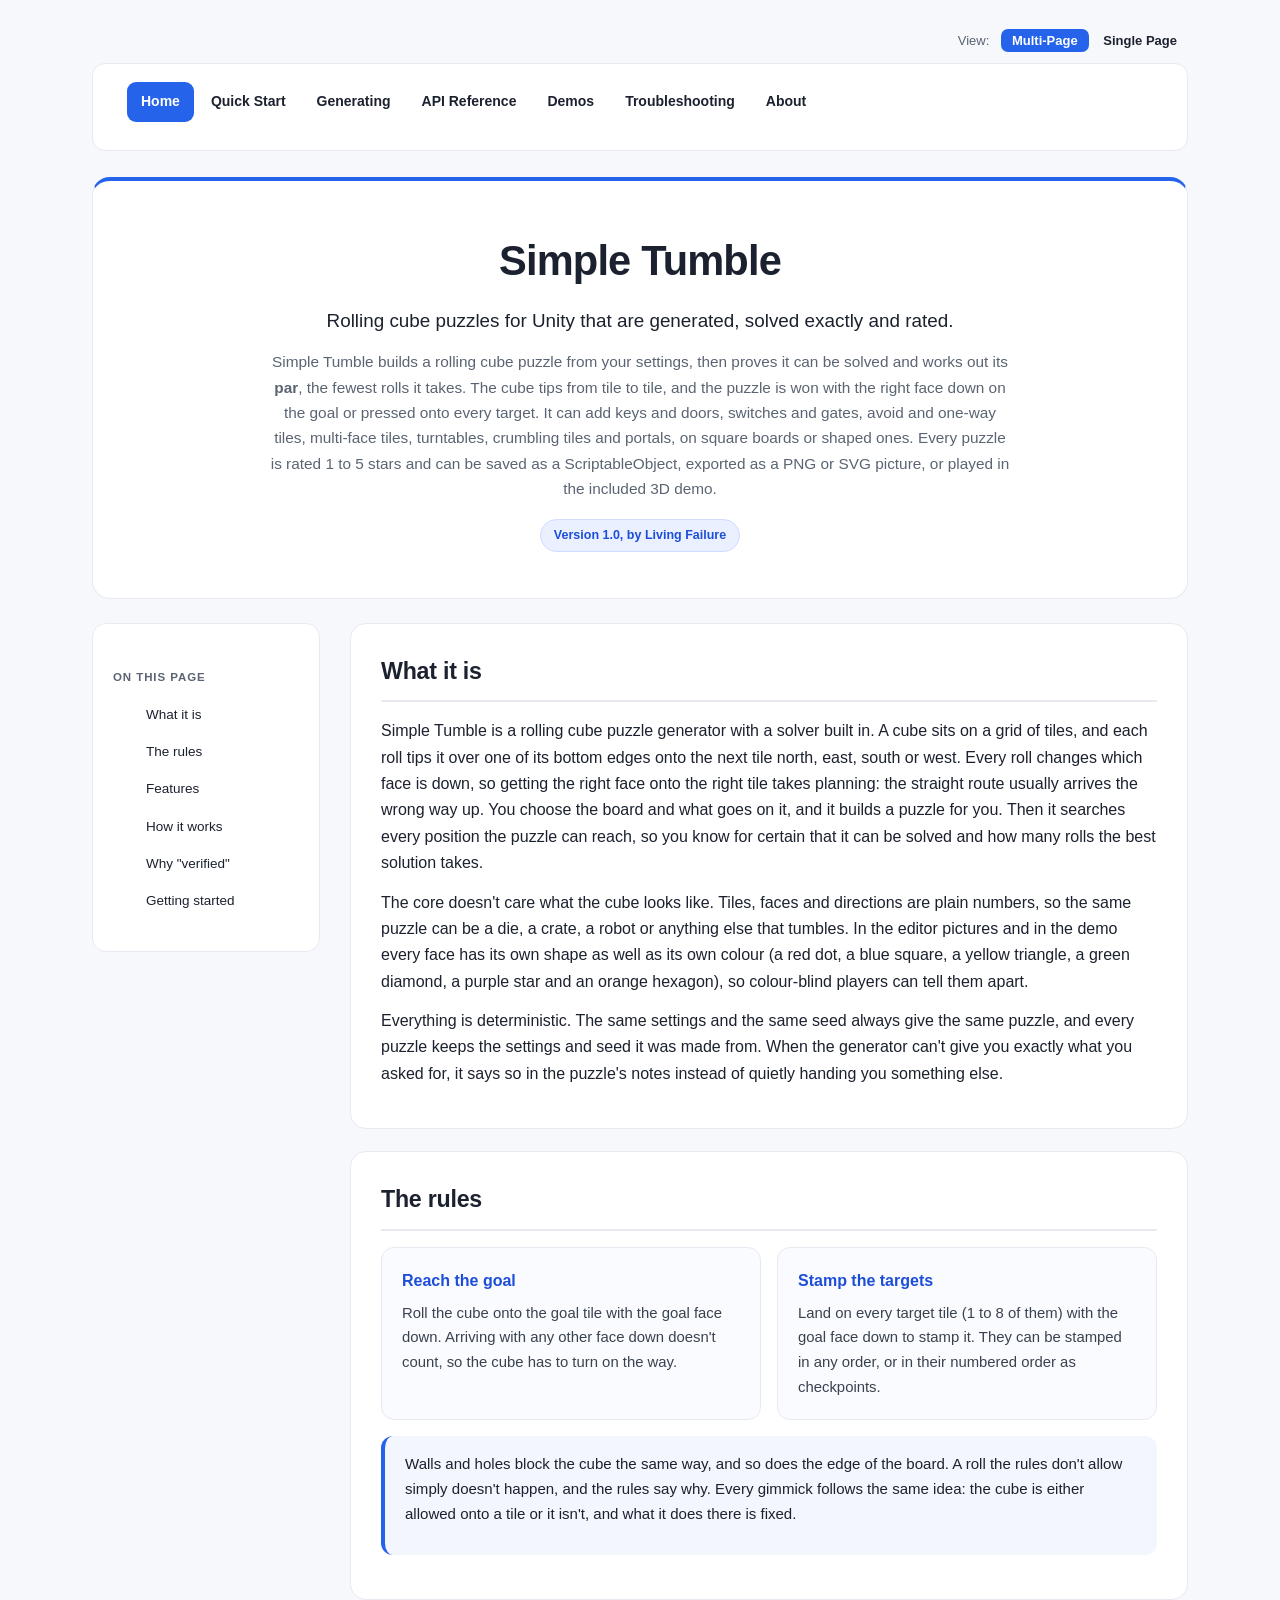
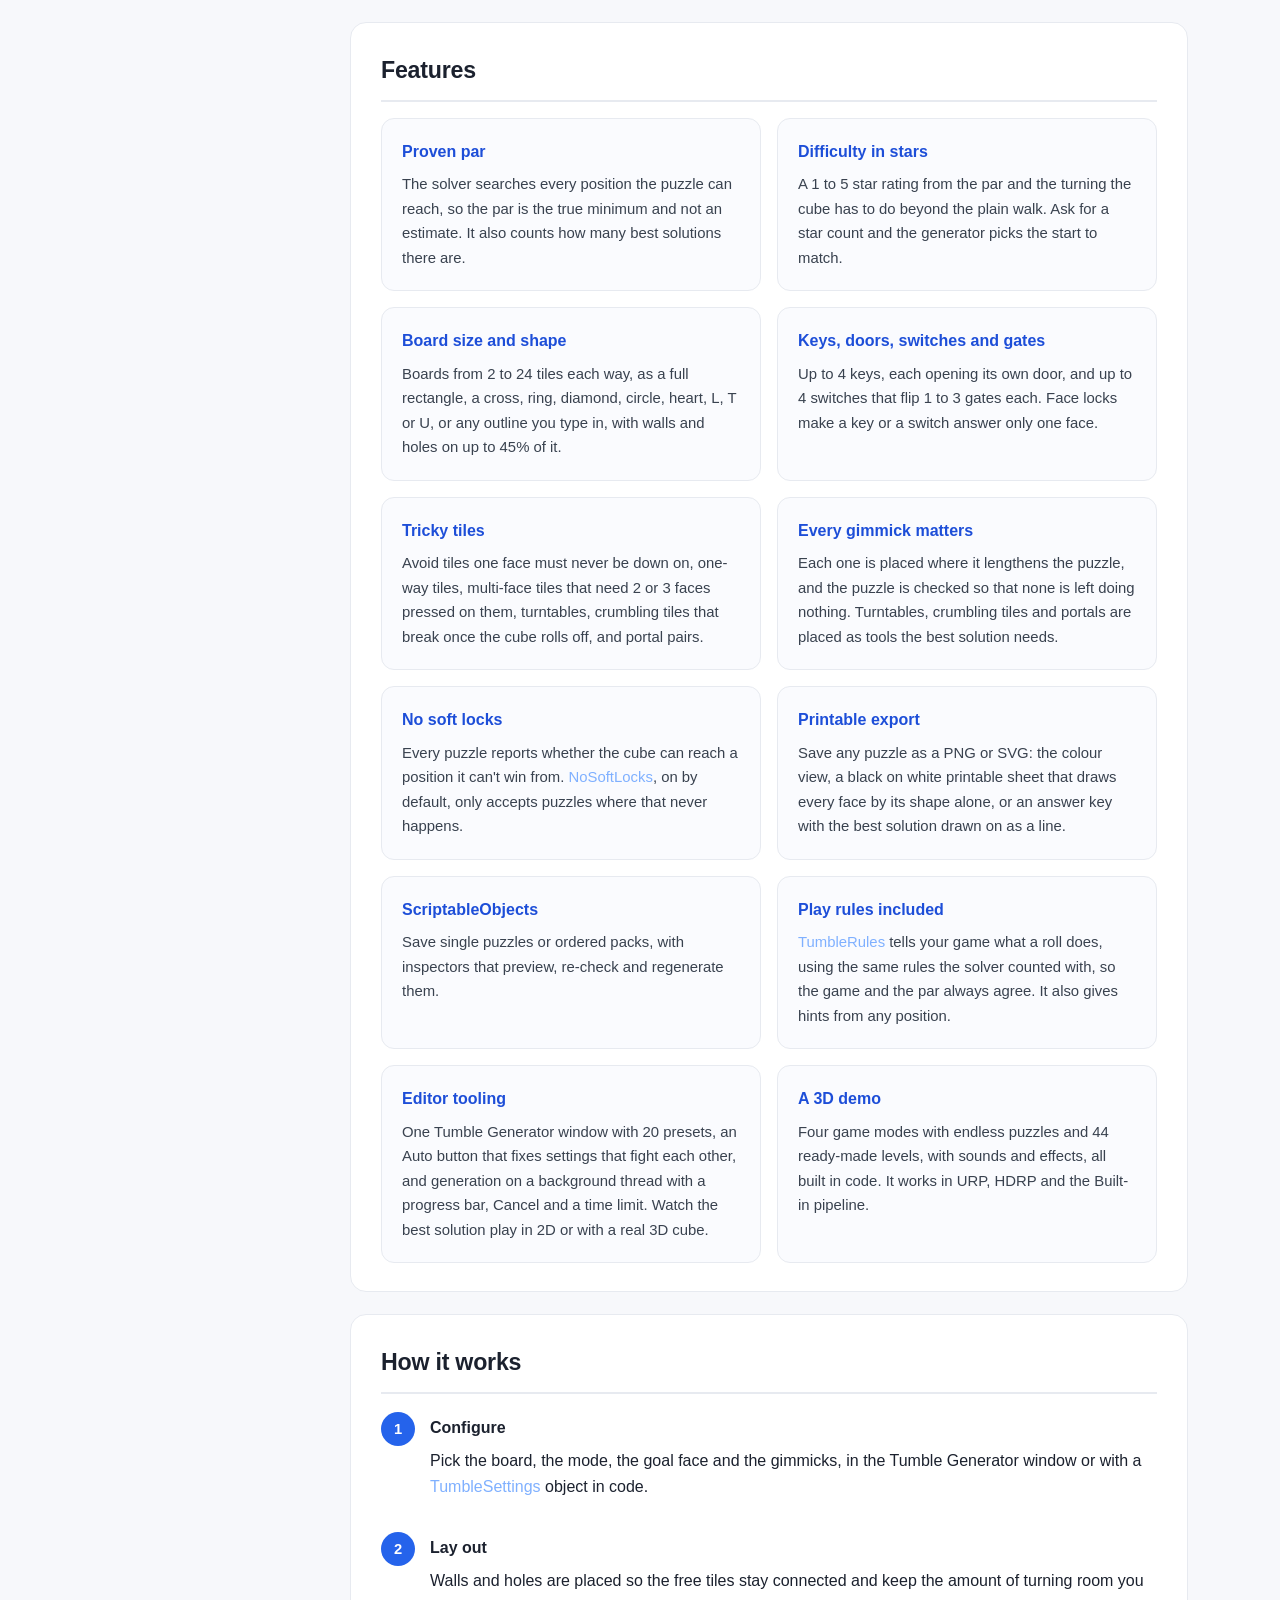
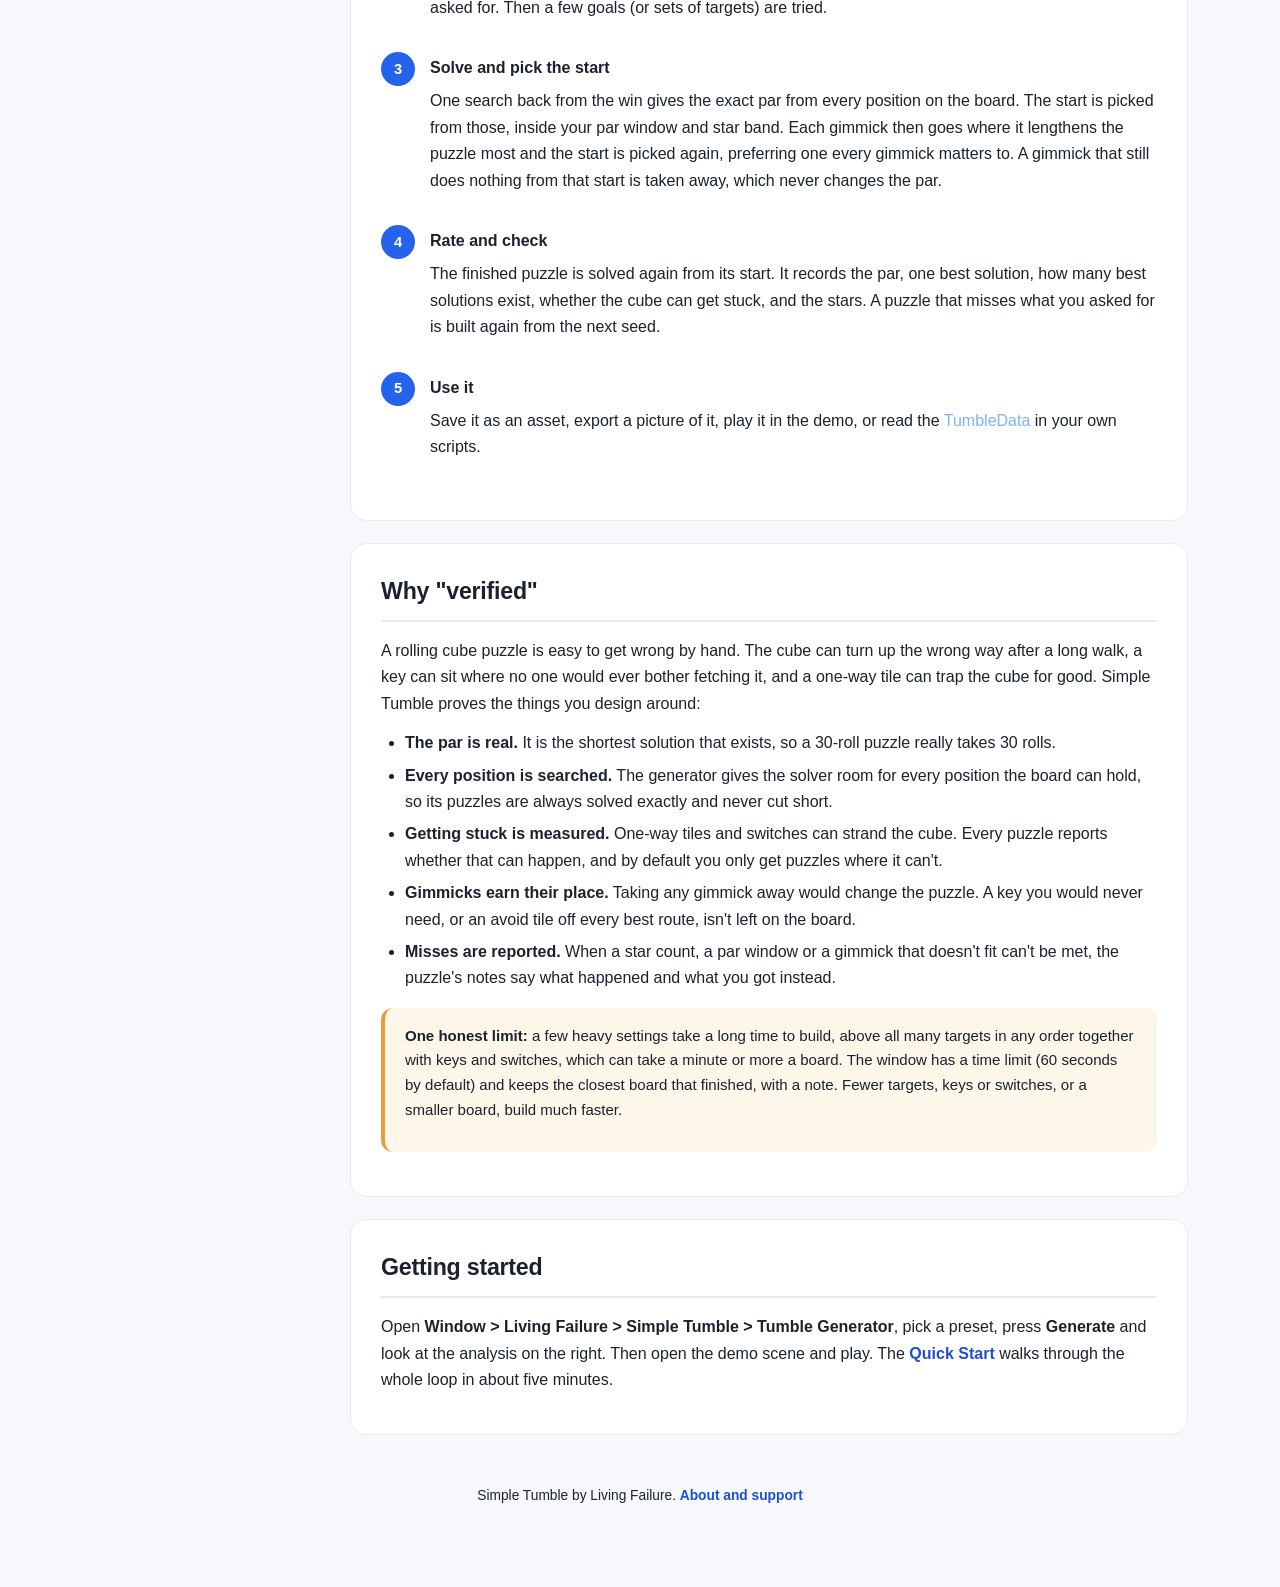
<file: index.html>
<!DOCTYPE html>
<html lang="en">
<head>
<meta charset="UTF-8">
<meta name="viewport" content="width=device-width, initial-scale=1.0">
<title>Simple Tumble - Documentation</title>
<link rel="stylesheet" href="assets/styles.css">
</head>
<body>
<div class="page-wrap">

  <div class="format-selector" id="top">
    <span class="format-label">View:</span>
    <a href="index.html" class="format-link active">Multi-Page</a>
    <a href="single-page.html" class="format-link">Single Page</a>
  </div>

  <nav class="navbar"><ul>
    <li><a href="index.html" class="active">Home</a></li>
    <li><a href="quick-start.html">Quick Start</a></li>
    <li><a href="generating.html">Generating</a></li>
    <li><a href="api-reference.html">API Reference</a></li>
    <li><a href="demos.html">Demos</a></li>
    <li><a href="troubleshooting.html">Troubleshooting</a></li>
    <li><a href="about.html">About</a></li>
  </ul></nav>

  <div class="hero">
    <h1>Simple Tumble</h1>
    <p class="tagline">Rolling cube puzzles for Unity that are generated, solved exactly and rated.</p>
    <p class="sub-tagline">Simple Tumble builds a rolling cube puzzle from your settings, then proves it can be solved and
      works out its <strong>par</strong>, the fewest rolls it takes. The cube tips from tile to tile, and the puzzle is
      won with the right face down on the goal or pressed onto every target. It can add keys and doors, switches and
      gates, avoid and one-way tiles, multi-face tiles, turntables, crumbling tiles and portals, on square boards or
      shaped ones. Every puzzle is rated 1 to 5 stars and can be saved as a ScriptableObject, exported as a PNG or SVG
      picture, or played in the included 3D demo.</p>
    <div class="pill">Version 1.0, by Living Failure</div>
  </div>

  <div class="page-layout">
    <aside class="toc">
      <h3>On this page</h3>
      <ul>
        <li><a href="#what">What it is</a></li>
        <li><a href="#rules">The rules</a></li>
        <li><a href="#features">Features</a></li>
        <li><a href="#how">How it works</a></li>
        <li><a href="#verified">Why "verified"</a></li>
        <li><a href="#start">Getting started</a></li>
      </ul>
    </aside>
    <main class="content">

      <div class="section">
        <h2 id="what">What it is</h2>
        <p>Simple Tumble is a rolling cube puzzle generator with a solver built in. A cube sits on a grid of tiles, and each
          roll tips it over one of its bottom edges onto the next tile north, east, south or west. Every roll changes which
          face is down, so getting the right face onto the right tile takes planning: the straight route usually arrives
          the wrong way up. You choose the board and what goes on it, and it builds a puzzle for you. Then it searches
          every position the puzzle can reach, so you know for certain that it can be solved and how many rolls the best
          solution takes.</p>
        <p>The core doesn't care what the cube looks like. Tiles, faces and directions are plain numbers, so the same
          puzzle can be a die, a crate, a robot or anything else that tumbles. In the editor pictures and in the demo every
          face has its own shape as well as its own colour (a red dot, a blue square, a yellow triangle, a green diamond, a
          purple star and an orange hexagon), so colour-blind players can tell them apart.</p>
        <p>Everything is deterministic. The same settings and the same seed always give the same puzzle, and every puzzle
          keeps the settings and seed it was made from. When the generator can't give you exactly what you asked for, it
          says so in the puzzle's notes instead of quietly handing you something else.</p>
      </div>

      <div class="section">
        <h2 id="rules">The rules</h2>
        <div class="feature-grid">
          <div class="feature-card"><h4>Reach the goal</h4><p>Roll the cube onto the goal tile with the goal face down.
            Arriving with any other face down doesn't count, so the cube has to turn on the way.</p></div>
          <div class="feature-card"><h4>Stamp the targets</h4><p>Land on every target tile (1 to 8 of them) with the goal
            face down to stamp it. They can be stamped in any order, or in their numbered order as checkpoints.</p></div>
        </div>
        <div class="callout info"><p>Walls and holes block the cube the same way, and so does the edge of the board. A
          roll the rules don't allow simply doesn't happen, and the rules say why. Every gimmick follows the same idea:
          the cube is either allowed onto a tile or it isn't, and what it does there is fixed.</p></div>
      </div>

      <div class="section">
        <h2 id="features">Features</h2>
        <div class="feature-grid">
          <div class="feature-card"><h4>Proven par</h4><p>The solver searches every position the puzzle can reach, so the
            par is the true minimum and not an estimate. It also counts how many best solutions there are.</p></div>
          <div class="feature-card"><h4>Difficulty in stars</h4><p>A 1 to 5 star rating from the par and the turning the
            cube has to do beyond the plain walk. Ask for a star count and the generator picks the start to match.</p></div>
          <div class="feature-card"><h4>Board size and shape</h4><p>Boards from 2 to 24 tiles each way, as a full
            rectangle, a cross, ring, diamond, circle, heart, L, T or U, or any outline you type in, with walls and holes on
            up to 45% of it.</p></div>
          <div class="feature-card"><h4>Keys, doors, switches and gates</h4><p>Up to 4 keys, each opening its own door,
            and up to 4 switches that flip 1 to 3 gates each. Face locks make a key or a switch answer only one face.</p></div>
          <div class="feature-card"><h4>Tricky tiles</h4><p>Avoid tiles one face must never be down on, one-way tiles,
            multi-face tiles that need 2 or 3 faces pressed on them, turntables, crumbling tiles that break once the cube
            rolls off, and portal pairs.</p></div>
          <div class="feature-card"><h4>Every gimmick matters</h4><p>Each one is placed where it lengthens the puzzle,
            and the puzzle is checked so that none is left doing nothing. Turntables, crumbling tiles and portals are
            placed as tools the best solution needs.</p></div>
          <div class="feature-card"><h4>No soft locks</h4><p>Every puzzle reports whether the cube can reach a position it
            can't win from. <span class="k">NoSoftLocks</span>, on by default, only accepts puzzles where that never
            happens.</p></div>
          <div class="feature-card"><h4>Printable export</h4><p>Save any puzzle as a PNG or SVG: the colour view, a black
            on white printable sheet that draws every face by its shape alone, or an answer key with the best solution
            drawn on as a line.</p></div>
          <div class="feature-card"><h4>ScriptableObjects</h4><p>Save single puzzles or ordered packs, with inspectors
            that preview, re-check and regenerate them.</p></div>
          <div class="feature-card"><h4>Play rules included</h4><p><span class="k">TumbleRules</span> tells your game what
            a roll does, using the same rules the solver counted with, so the game and the par always agree. It also gives
            hints from any position.</p></div>
          <div class="feature-card"><h4>Editor tooling</h4><p>One Tumble Generator window with 20 presets, an Auto button
            that fixes settings that fight each other, and generation on a background thread with a progress bar, Cancel
            and a time limit. Watch the best solution play in 2D or with a real 3D cube.</p></div>
          <div class="feature-card"><h4>A 3D demo</h4><p>Four game modes with endless puzzles and 44 ready-made levels,
            with sounds and effects, all built in code. It works in URP, HDRP and the Built-in pipeline.</p></div>
        </div>
      </div>

      <div class="section">
        <h2 id="how">How it works</h2>
        <div class="step"><div class="step-number">1</div><div class="step-content">
          <h4>Configure</h4><p>Pick the board, the mode, the goal face and the gimmicks, in the Tumble Generator window or
          with a <span class="k">TumbleSettings</span> object in code.</p></div></div>
        <div class="step"><div class="step-number">2</div><div class="step-content">
          <h4>Lay out</h4><p>Walls and holes are placed so the free tiles stay connected and keep the amount of turning
          room you asked for. Then a few goals (or sets of targets) are tried.</p></div></div>
        <div class="step"><div class="step-number">3</div><div class="step-content">
          <h4>Solve and pick the start</h4><p>One search back from the win gives the exact par from every position on the
          board. The start is picked from those, inside your par window and star band. Each gimmick then goes where it
          lengthens the puzzle most and the start is picked again, preferring one every gimmick matters to. A gimmick
          that still does nothing from that start is taken away, which never changes the par.</p></div></div>
        <div class="step"><div class="step-number">4</div><div class="step-content">
          <h4>Rate and check</h4><p>The finished puzzle is solved again from its start. It records the par, one best
          solution, how many best solutions exist, whether the cube can get stuck, and the stars. A puzzle that misses
          what you asked for is built again from the next seed.</p></div></div>
        <div class="step"><div class="step-number">5</div><div class="step-content">
          <h4>Use it</h4><p>Save it as an asset, export a picture of it, play it in the demo, or read the
          <span class="k">TumbleData</span> in your own scripts.</p></div></div>
      </div>

      <div class="section">
        <h2 id="verified">Why "verified"</h2>
        <p>A rolling cube puzzle is easy to get wrong by hand. The cube can turn up the wrong way after a long walk, a key
          can sit where no one would ever bother fetching it, and a one-way tile can trap the cube for good. Simple Tumble
          proves the things you design around:</p>
        <ul>
          <li><strong>The par is real.</strong> It is the shortest solution that exists, so a 30-roll puzzle really takes
            30 rolls.</li>
          <li><strong>Every position is searched.</strong> The generator gives the solver room for every position the
            board can hold, so its puzzles are always solved exactly and never cut short.</li>
          <li><strong>Getting stuck is measured.</strong> One-way tiles and switches can strand the cube. Every puzzle
            reports whether that can happen, and by default you only get puzzles where it can't.</li>
          <li><strong>Gimmicks earn their place.</strong> Taking any gimmick away would change the puzzle. A key you
            would never need, or an avoid tile off every best route, isn't left on the board.</li>
          <li><strong>Misses are reported.</strong> When a star count, a par window or a gimmick that doesn't fit can't be
            met, the puzzle's notes say what happened and what you got instead.</li>
        </ul>
        <div class="callout warning"><p><strong>One honest limit:</strong> a few heavy settings take a long time to build,
          above all many targets in any order together with keys and switches, which can take a minute or more a board.
          The window has a time limit (60 seconds by default) and keeps the closest board that finished, with a note.
          Fewer targets, keys or switches, or a smaller board, build much faster.</p></div>
      </div>

      <div class="section">
        <h2 id="start">Getting started</h2>
        <p>Open <strong>Window &gt; Living Failure &gt; Simple Tumble &gt; Tumble Generator</strong>, pick a preset, press
          <strong>Generate</strong> and look at the analysis on the right. Then open the demo scene and play. The
          <a href="quick-start.html">Quick Start</a> walks through the whole loop in about five minutes.</p>
      </div>

    </main>
  </div>

  <div class="footer">
    <p>Simple Tumble by Living Failure. <a href="about.html">About and support</a></p>
  </div>

</div>
</body>
</html>
</file>
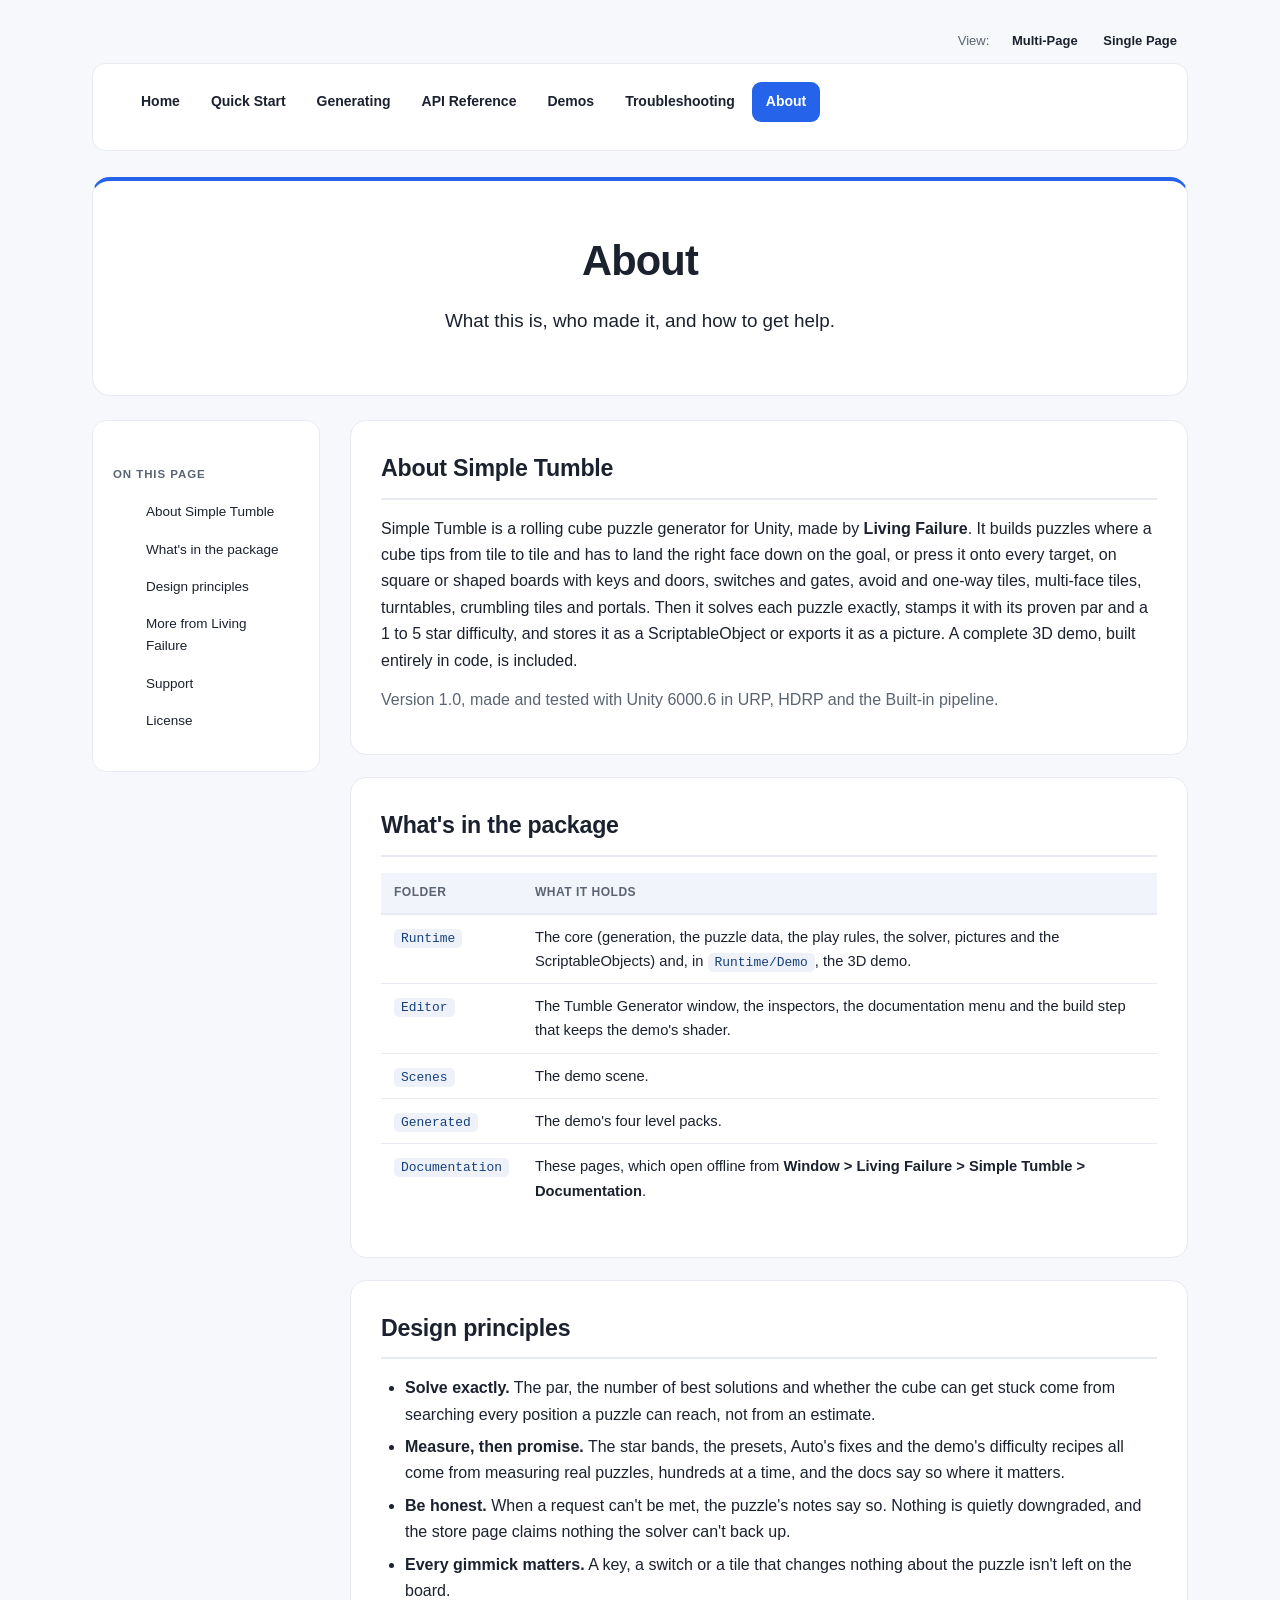
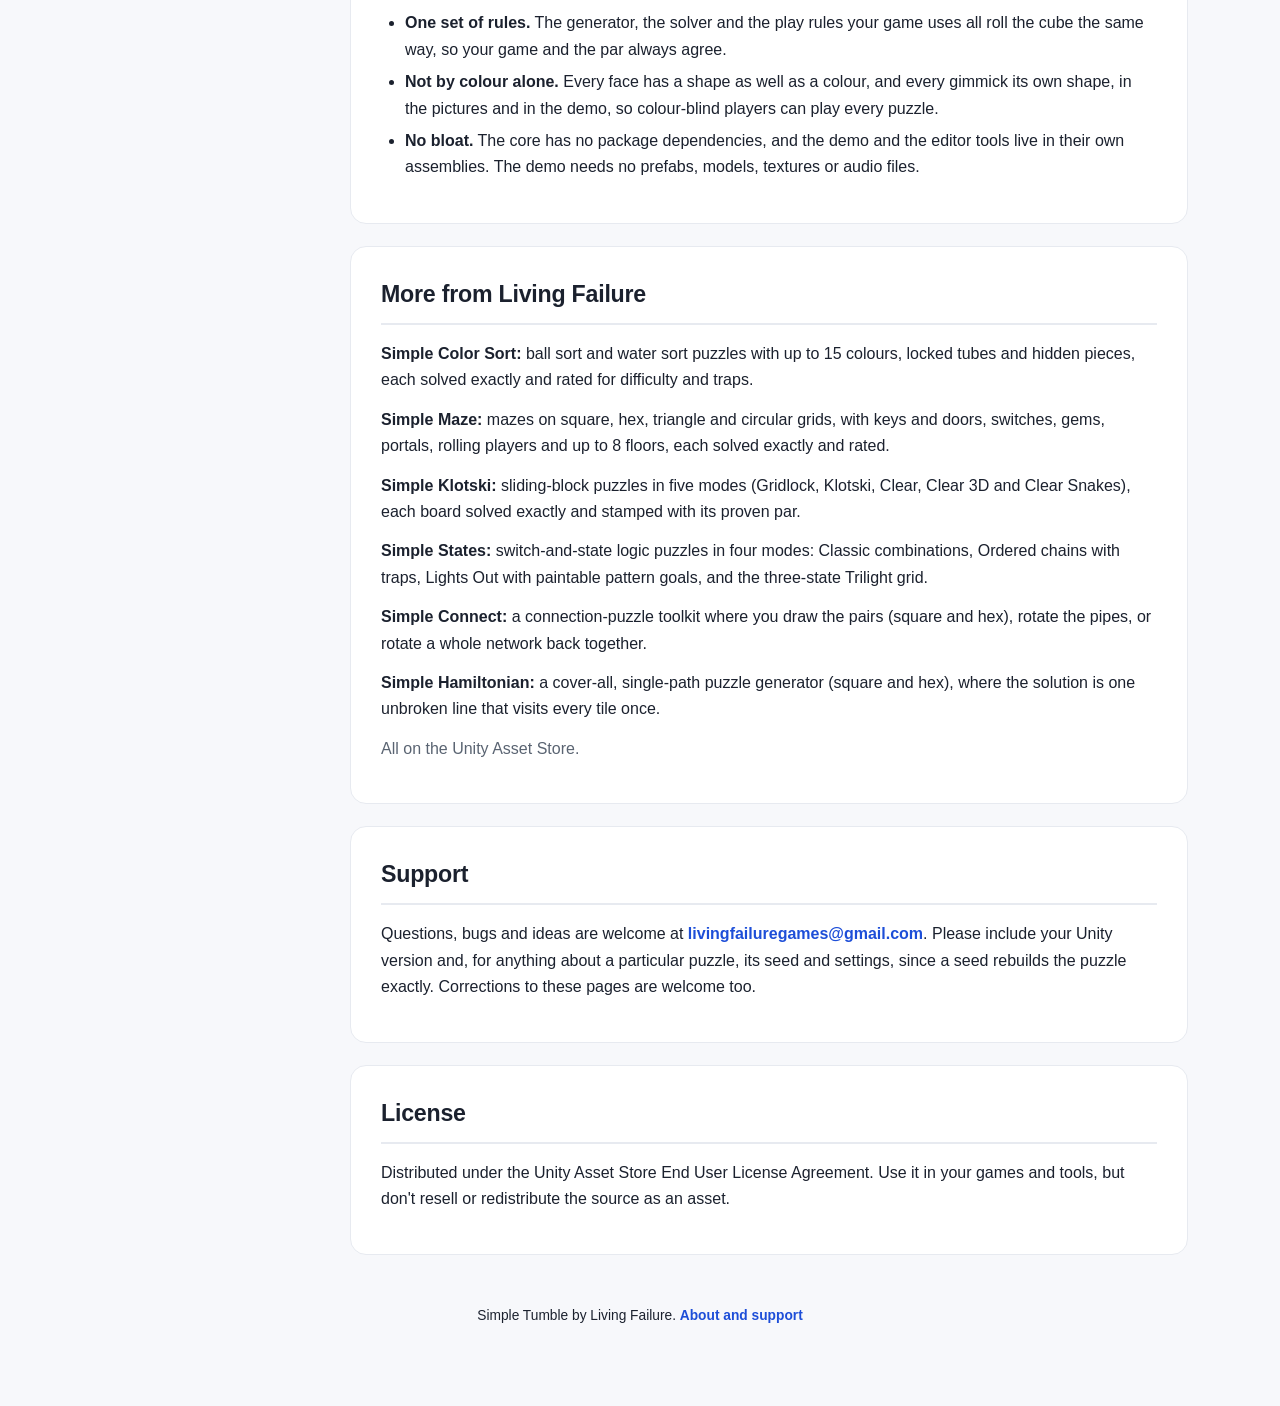
<file: about.html>
<!DOCTYPE html>
<html lang="en">
<head>
<meta charset="UTF-8">
<meta name="viewport" content="width=device-width, initial-scale=1.0">
<title>Simple Tumble - About</title>
<link rel="stylesheet" href="assets/styles.css">
</head>
<body>
<div class="page-wrap">

  <div class="format-selector" id="top">
    <span class="format-label">View:</span>
    <a href="index.html" class="format-link">Multi-Page</a>
    <a href="single-page.html" class="format-link">Single Page</a>
  </div>

  <nav class="navbar"><ul>
    <li><a href="index.html">Home</a></li>
    <li><a href="quick-start.html">Quick Start</a></li>
    <li><a href="generating.html">Generating</a></li>
    <li><a href="api-reference.html">API Reference</a></li>
    <li><a href="demos.html">Demos</a></li>
    <li><a href="troubleshooting.html">Troubleshooting</a></li>
    <li><a href="about.html" class="active">About</a></li>
  </ul></nav>

  <div class="hero">
    <h1>About</h1>
    <p class="tagline">What this is, who made it, and how to get help.</p>
  </div>

  <div class="page-layout">
    <aside class="toc">
      <h3>On this page</h3>
      <ul>
        <li><a href="#about">About Simple Tumble</a></li>
        <li><a href="#inside">What's in the package</a></li>
        <li><a href="#design">Design principles</a></li>
        <li><a href="#more">More from Living Failure</a></li>
        <li><a href="#support">Support</a></li>
        <li><a href="#license">License</a></li>
      </ul>
    </aside>
    <main class="content">

      <div class="section">
        <h2 id="about">About Simple Tumble</h2>
        <p>Simple Tumble is a rolling cube puzzle generator for Unity, made by <strong>Living Failure</strong>. It builds
          puzzles where a cube tips from tile to tile and has to land the right face down on the goal, or press it onto
          every target, on square or shaped boards with keys and doors, switches and gates, avoid and one-way tiles,
          multi-face tiles, turntables, crumbling tiles and portals. Then it solves each puzzle exactly, stamps it with its
          proven par and a 1 to 5 star difficulty, and stores it as a ScriptableObject or exports it as a picture. A
          complete 3D demo, built entirely in code, is included.</p>
        <p class="muted">Version 1.0, made and tested with Unity 6000.6 in URP, HDRP and the Built-in pipeline.</p>
      </div>

      <div class="section">
        <h2 id="inside">What's in the package</h2>
        <table>
          <tr><th>Folder</th><th>What it holds</th></tr>
          <tr><td><code>Runtime</code></td><td>The core (generation, the puzzle data, the play rules, the solver, pictures
            and the ScriptableObjects) and, in <code>Runtime/Demo</code>, the 3D demo.</td></tr>
          <tr><td><code>Editor</code></td><td>The Tumble Generator window, the inspectors, the documentation menu and the
            build step that keeps the demo's shader.</td></tr>
          <tr><td><code>Scenes</code></td><td>The demo scene.</td></tr>
          <tr><td><code>Generated</code></td><td>The demo's four level packs.</td></tr>
          <tr><td><code>Documentation</code></td><td>These pages, which open offline from <strong>Window &gt; Living
            Failure &gt; Simple Tumble &gt; Documentation</strong>.</td></tr>
        </table>
      </div>

      <div class="section">
        <h2 id="design">Design principles</h2>
        <ul>
          <li><strong>Solve exactly.</strong> The par, the number of best solutions and whether the cube can get stuck come
            from searching every position a puzzle can reach, not from an estimate.</li>
          <li><strong>Measure, then promise.</strong> The star bands, the presets, Auto's fixes and the demo's difficulty
            recipes all come from measuring real puzzles, hundreds at a time, and the docs say so where it matters.</li>
          <li><strong>Be honest.</strong> When a request can't be met, the puzzle's notes say so. Nothing is quietly
            downgraded, and the store page claims nothing the solver can't back up.</li>
          <li><strong>Every gimmick matters.</strong> A key, a switch or a tile that changes nothing about the puzzle isn't
            left on the board.</li>
          <li><strong>One set of rules.</strong> The generator, the solver and the play rules your game uses all roll the
            cube the same way, so your game and the par always agree.</li>
          <li><strong>Not by colour alone.</strong> Every face has a shape as well as a colour, and every gimmick its own
            shape, in the pictures and in the demo, so colour-blind players can play every puzzle.</li>
          <li><strong>No bloat.</strong> The core has no package dependencies, and the demo and the editor tools live in
            their own assemblies. The demo needs no prefabs, models, textures or audio files.</li>
        </ul>
      </div>

      <div class="section">
        <h2 id="more">More from Living Failure</h2>
        <p><strong>Simple Color Sort:</strong> ball sort and water sort puzzles with up to 15 colours, locked tubes and
          hidden pieces, each solved exactly and rated for difficulty and traps.</p>
        <p><strong>Simple Maze:</strong> mazes on square, hex, triangle and circular grids, with keys and doors, switches,
          gems, portals, rolling players and up to 8 floors, each solved exactly and rated.</p>
        <p><strong>Simple Klotski:</strong> sliding-block puzzles in five modes (Gridlock, Klotski, Clear, Clear 3D and
          Clear Snakes), each board solved exactly and stamped with its proven par.</p>
        <p><strong>Simple States:</strong> switch-and-state logic puzzles in four modes: Classic combinations, Ordered
          chains with traps, Lights Out with paintable pattern goals, and the three-state Trilight grid.</p>
        <p><strong>Simple Connect:</strong> a connection-puzzle toolkit where you draw the pairs (square and hex), rotate
          the pipes, or rotate a whole network back together.</p>
        <p><strong>Simple Hamiltonian:</strong> a cover-all, single-path puzzle generator (square and hex), where the
          solution is one unbroken line that visits every tile once.</p>
        <p class="muted">All on the Unity Asset Store.</p>
      </div>

      <div class="section">
        <h2 id="support">Support</h2>
        <p>Questions, bugs and ideas are welcome at
          <a href="mailto:livingfailuregames@gmail.com">livingfailuregames@gmail.com</a>. Please include your Unity version
          and, for anything about a particular puzzle, its seed and settings, since a seed rebuilds the puzzle exactly.
          Corrections to these pages are welcome too.</p>
      </div>

      <div class="section">
        <h2 id="license">License</h2>
        <p>Distributed under the Unity Asset Store End User License Agreement. Use it in your games and tools, but don't
          resell or redistribute the source as an asset.</p>
      </div>

    </main>
  </div>

  <div class="footer">
    <p>Simple Tumble by Living Failure. <a href="about.html">About and support</a></p>
  </div>

</div>
</body>
</html>
</file>
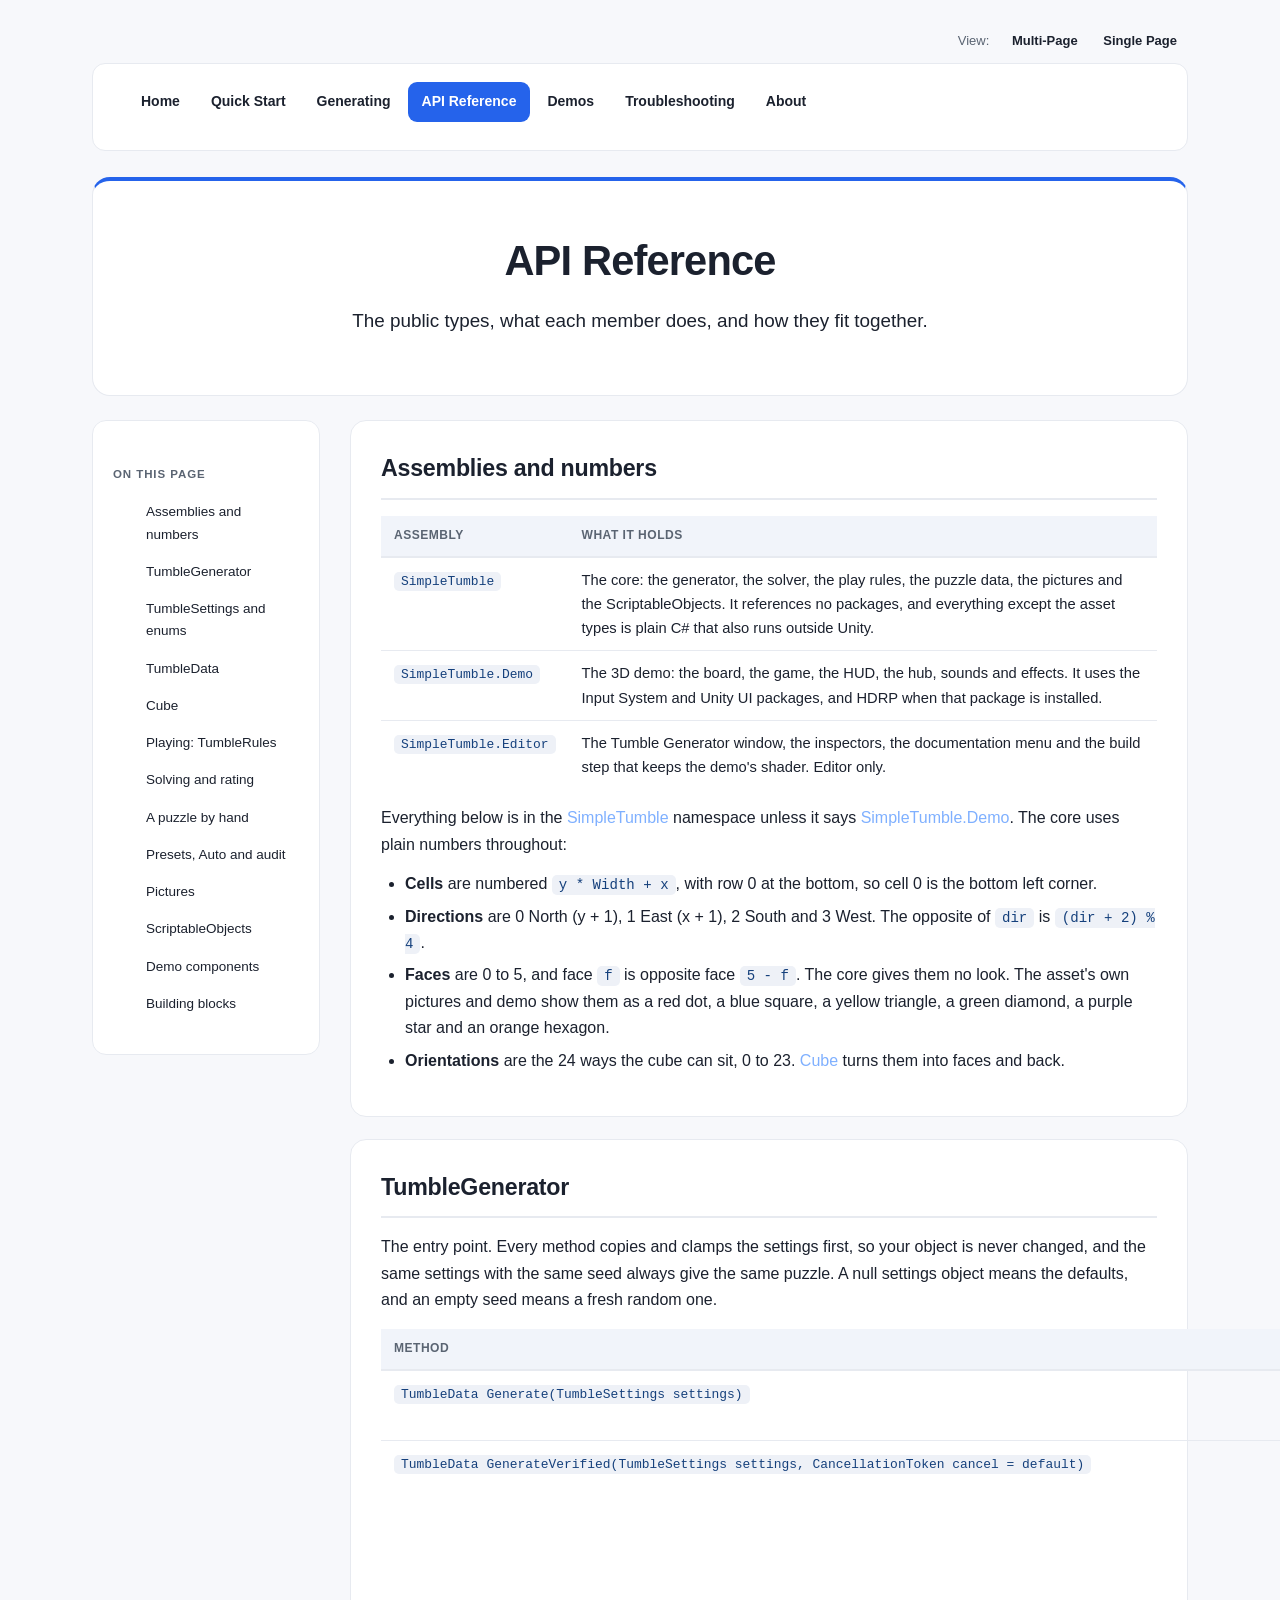
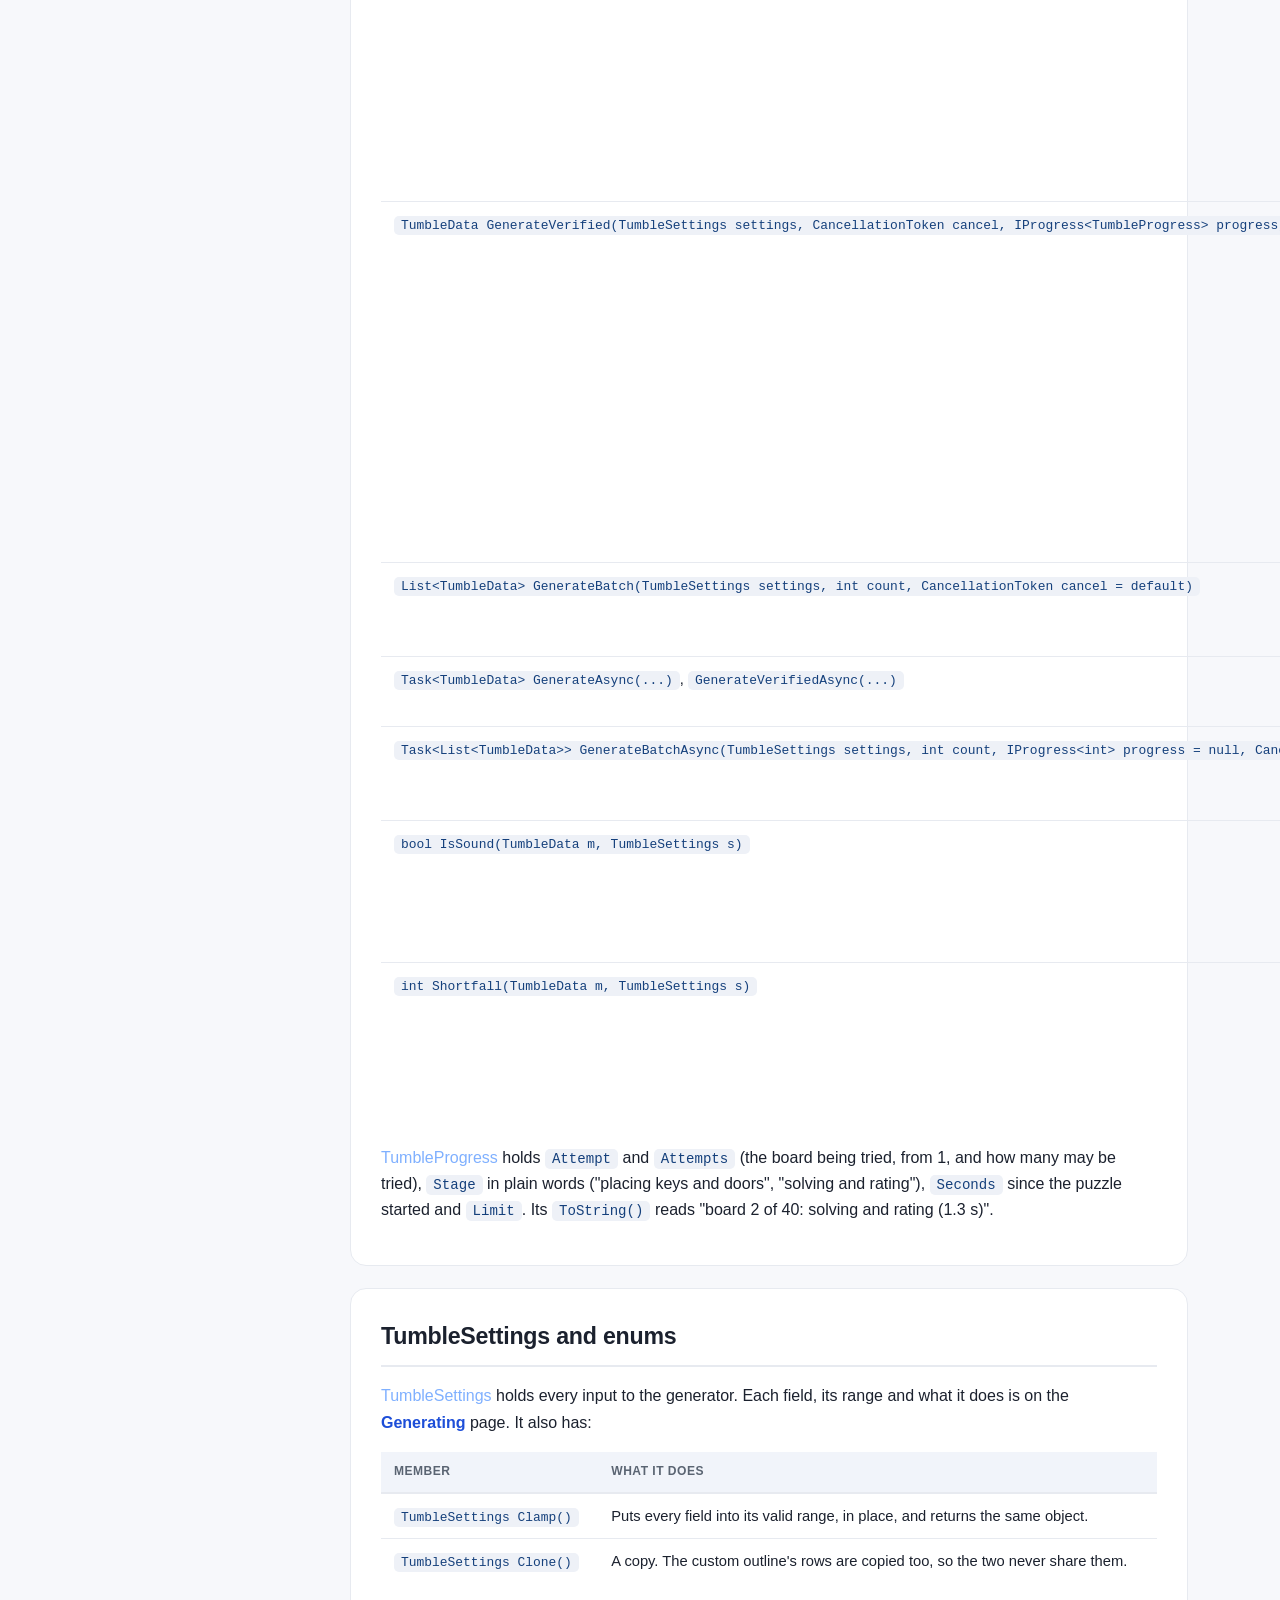
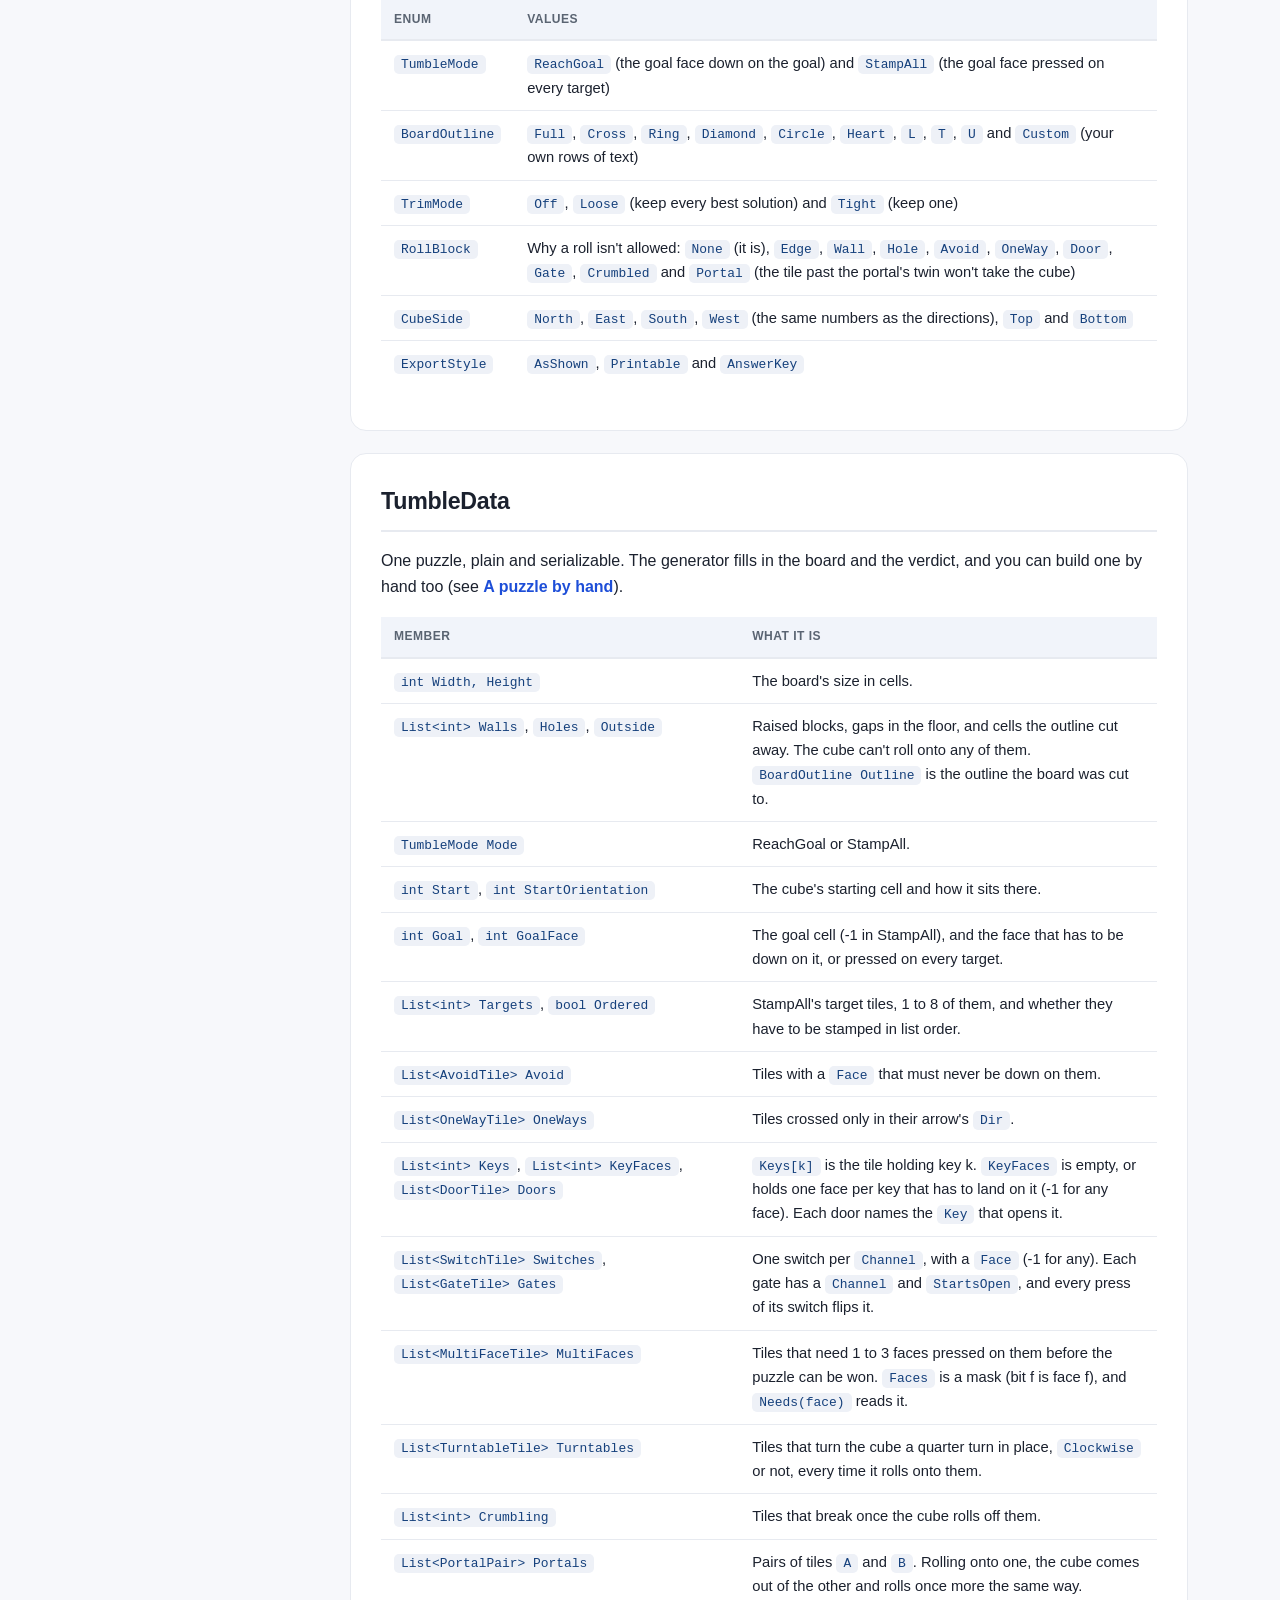
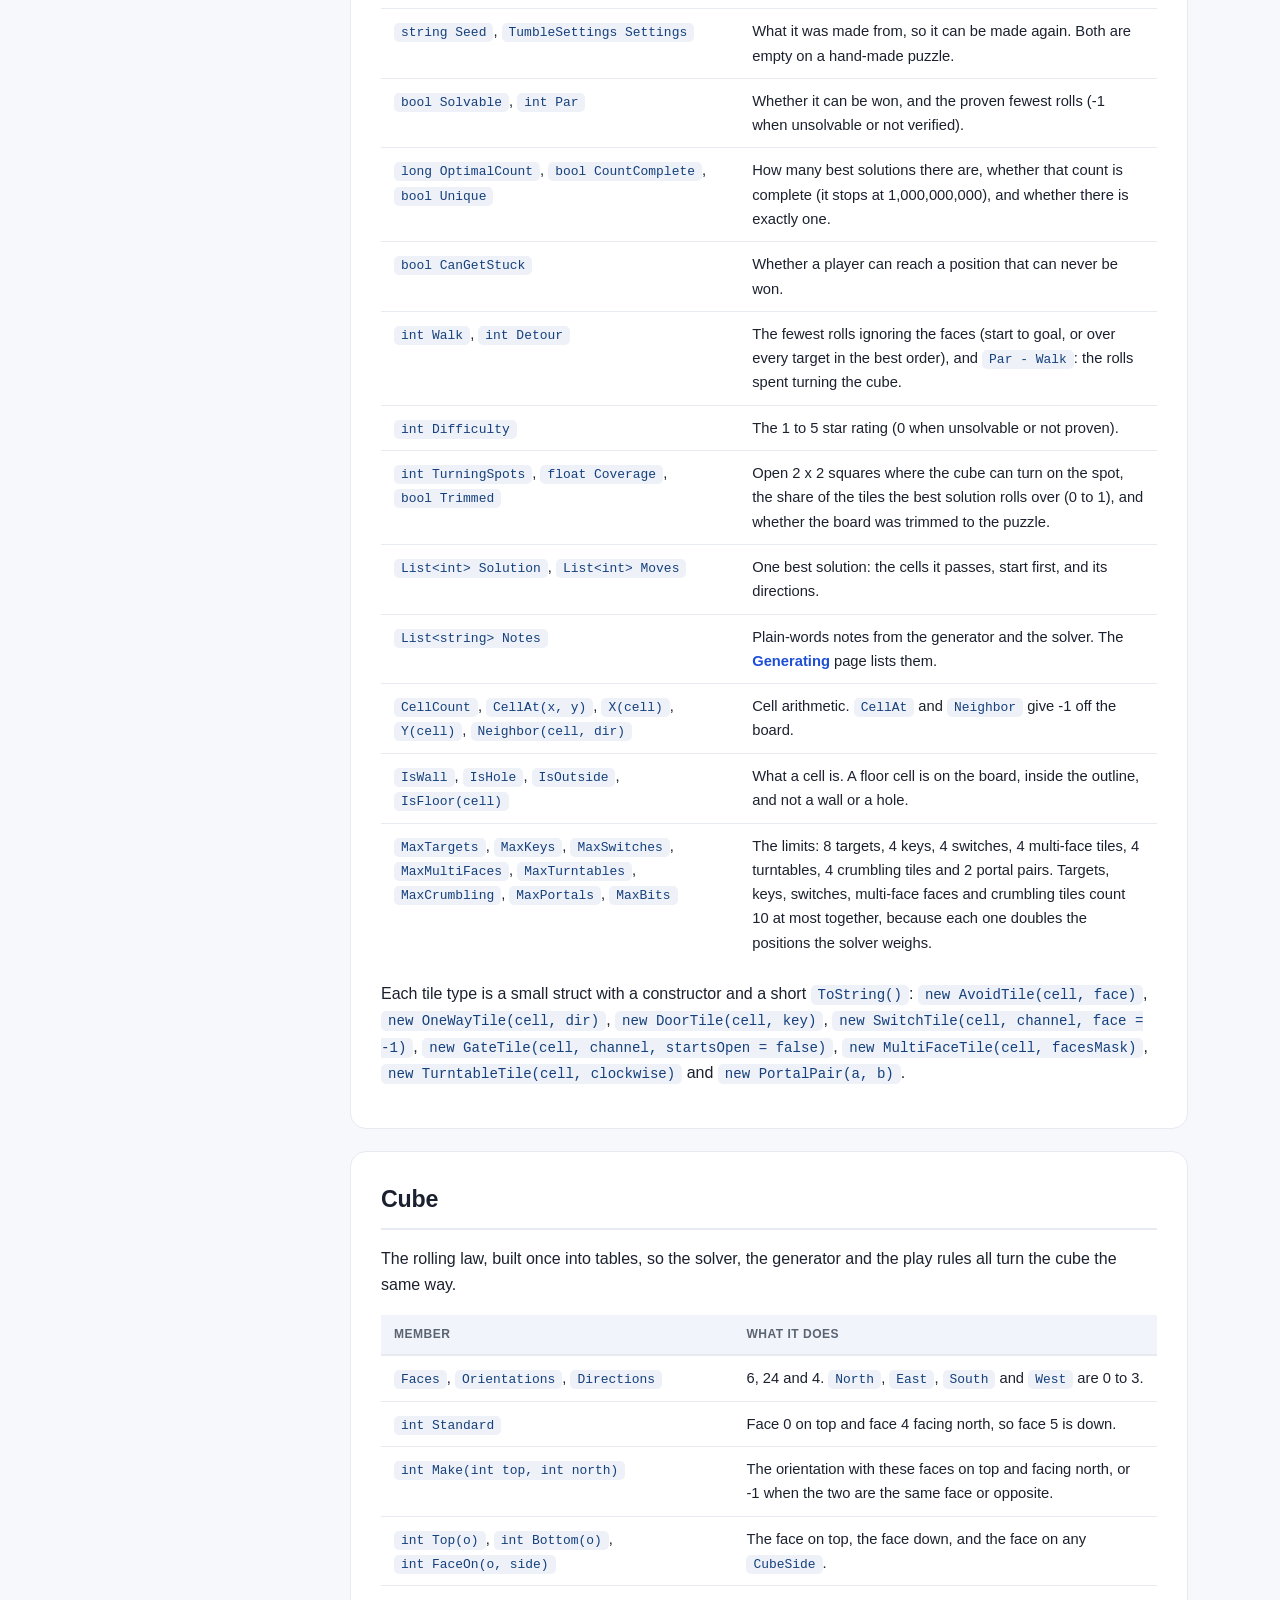
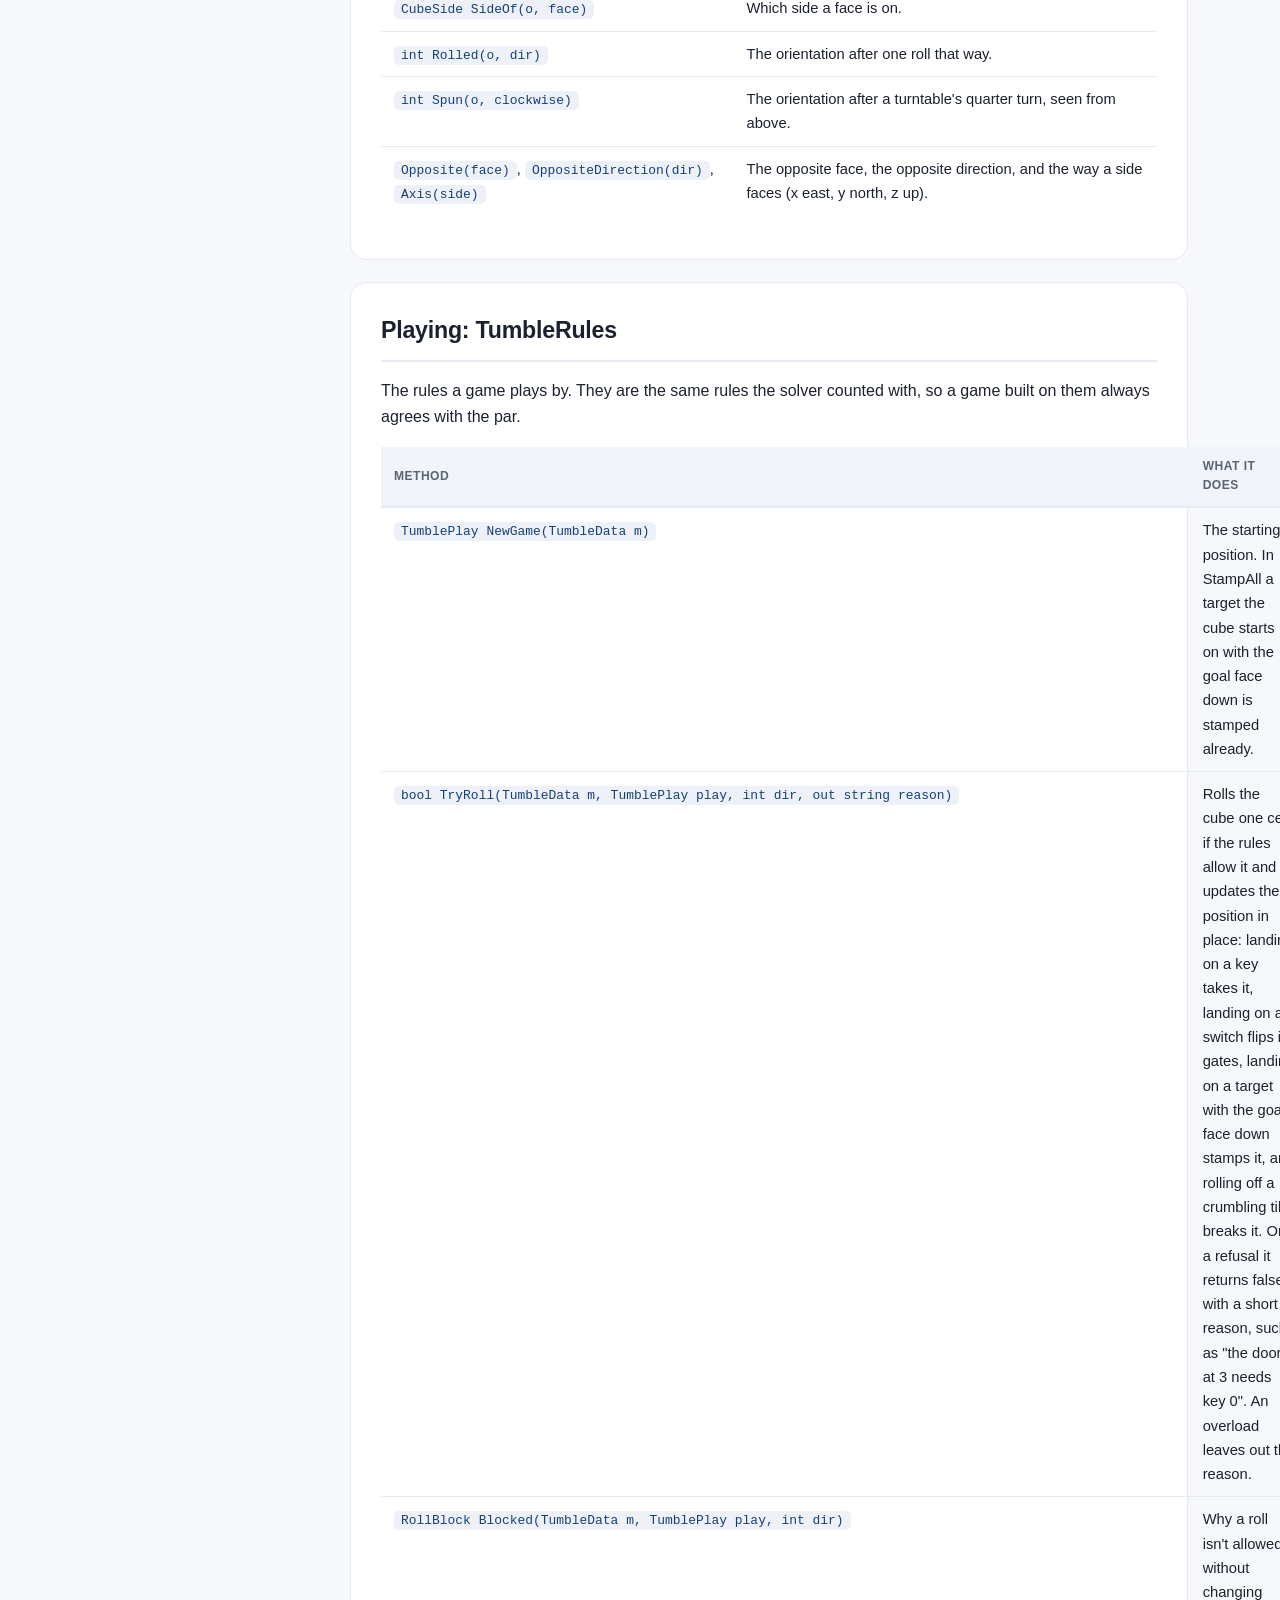
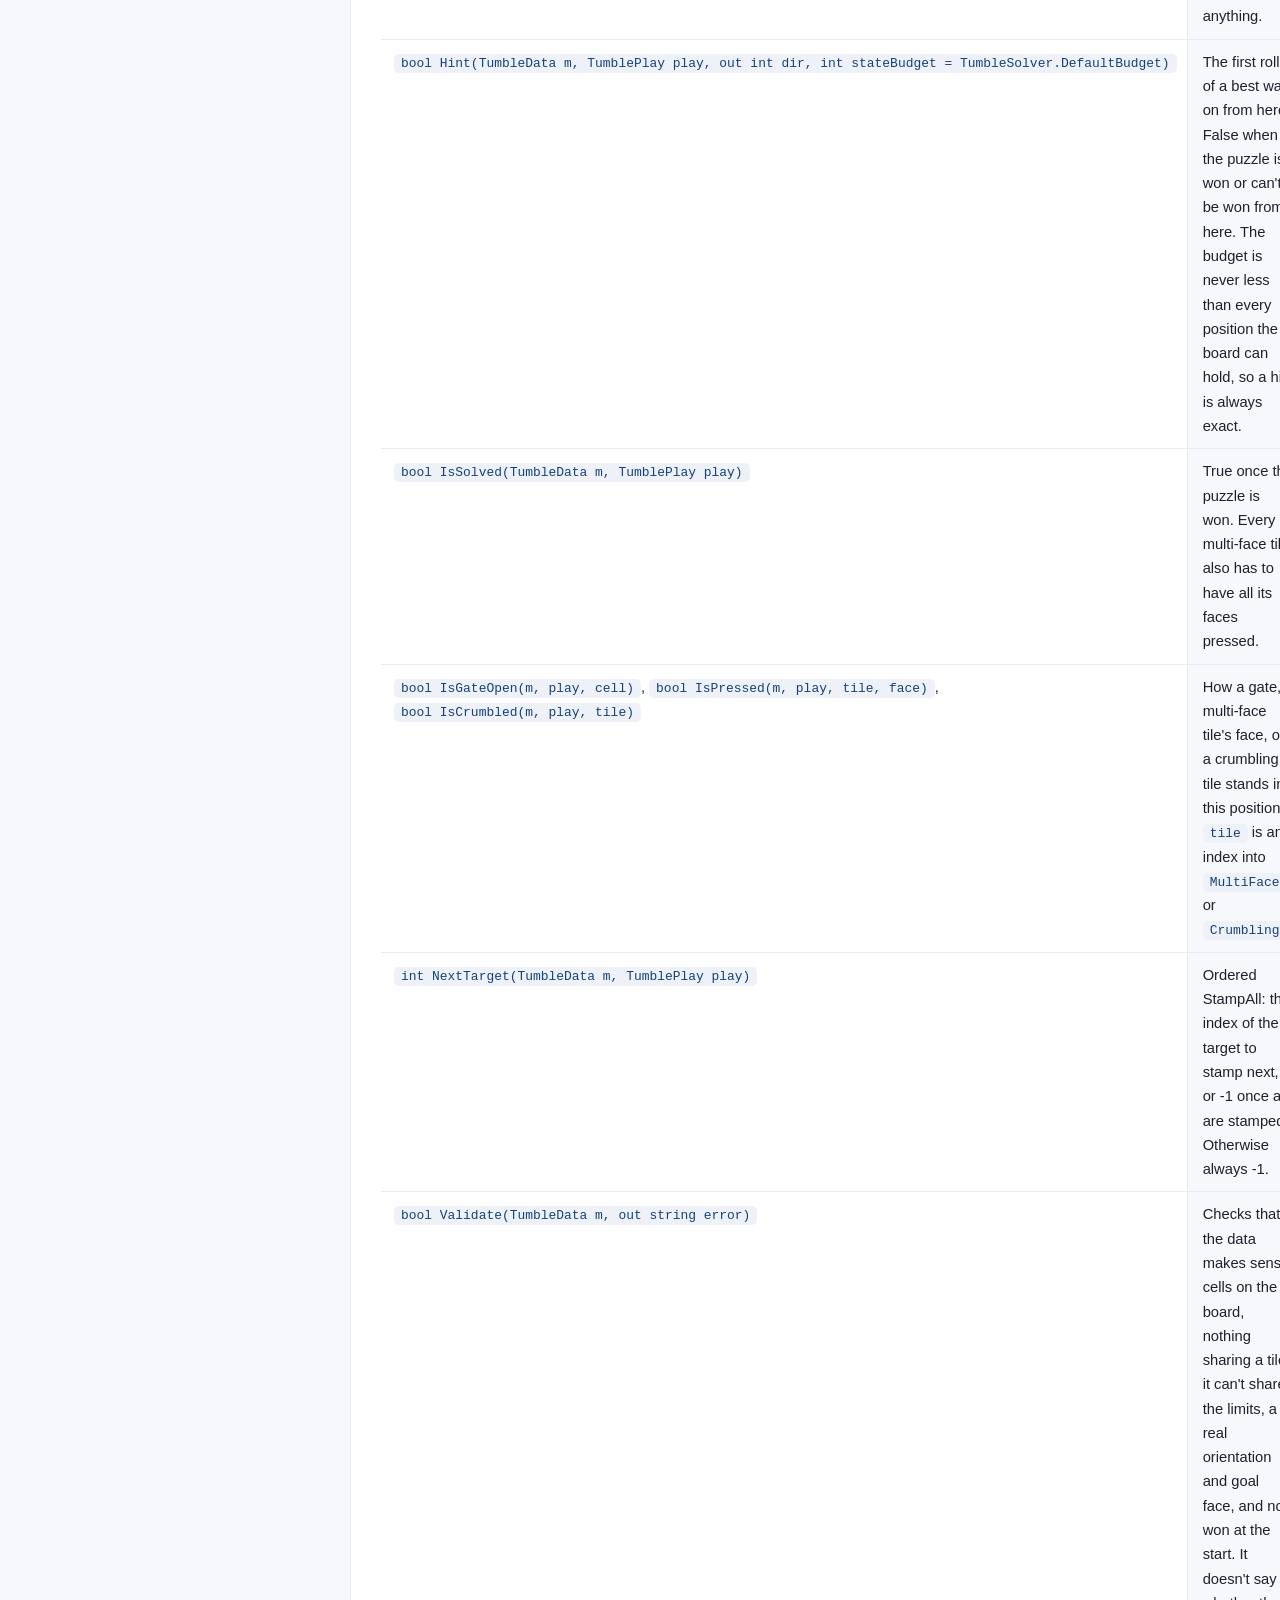
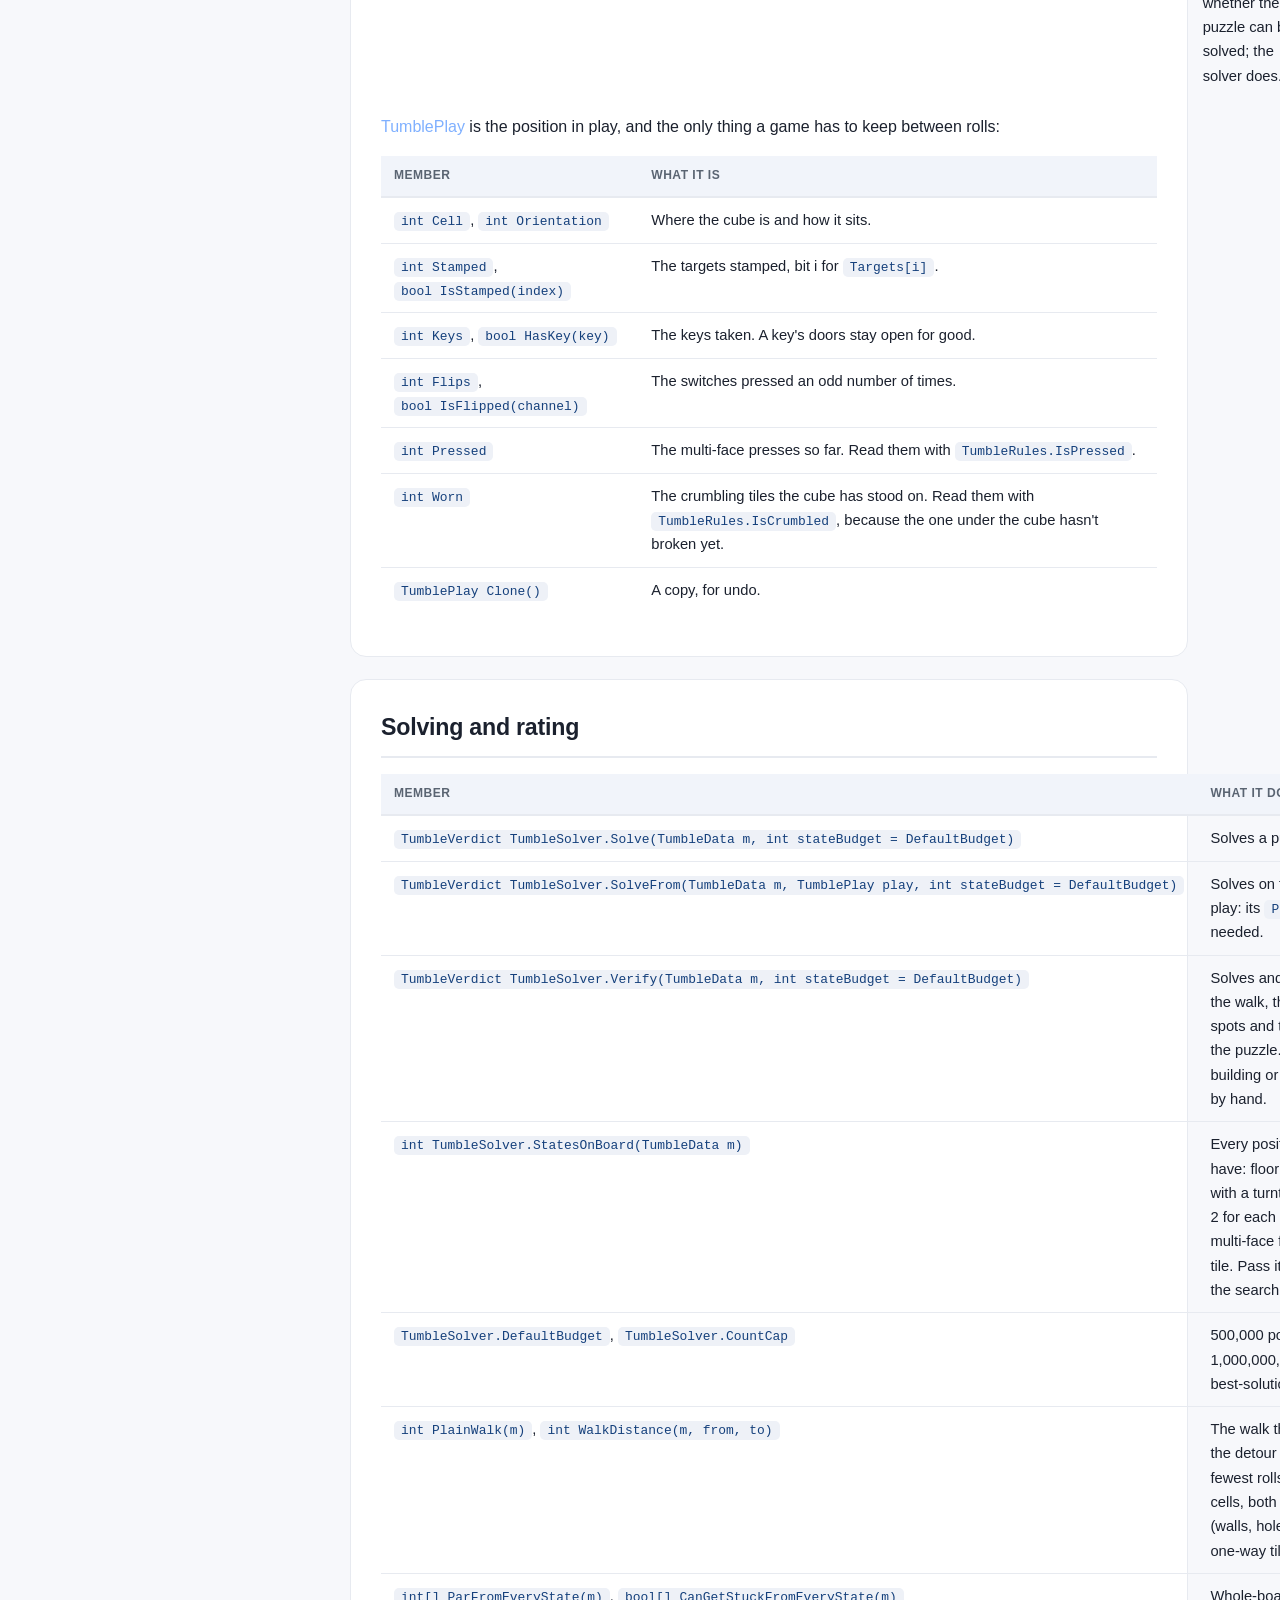
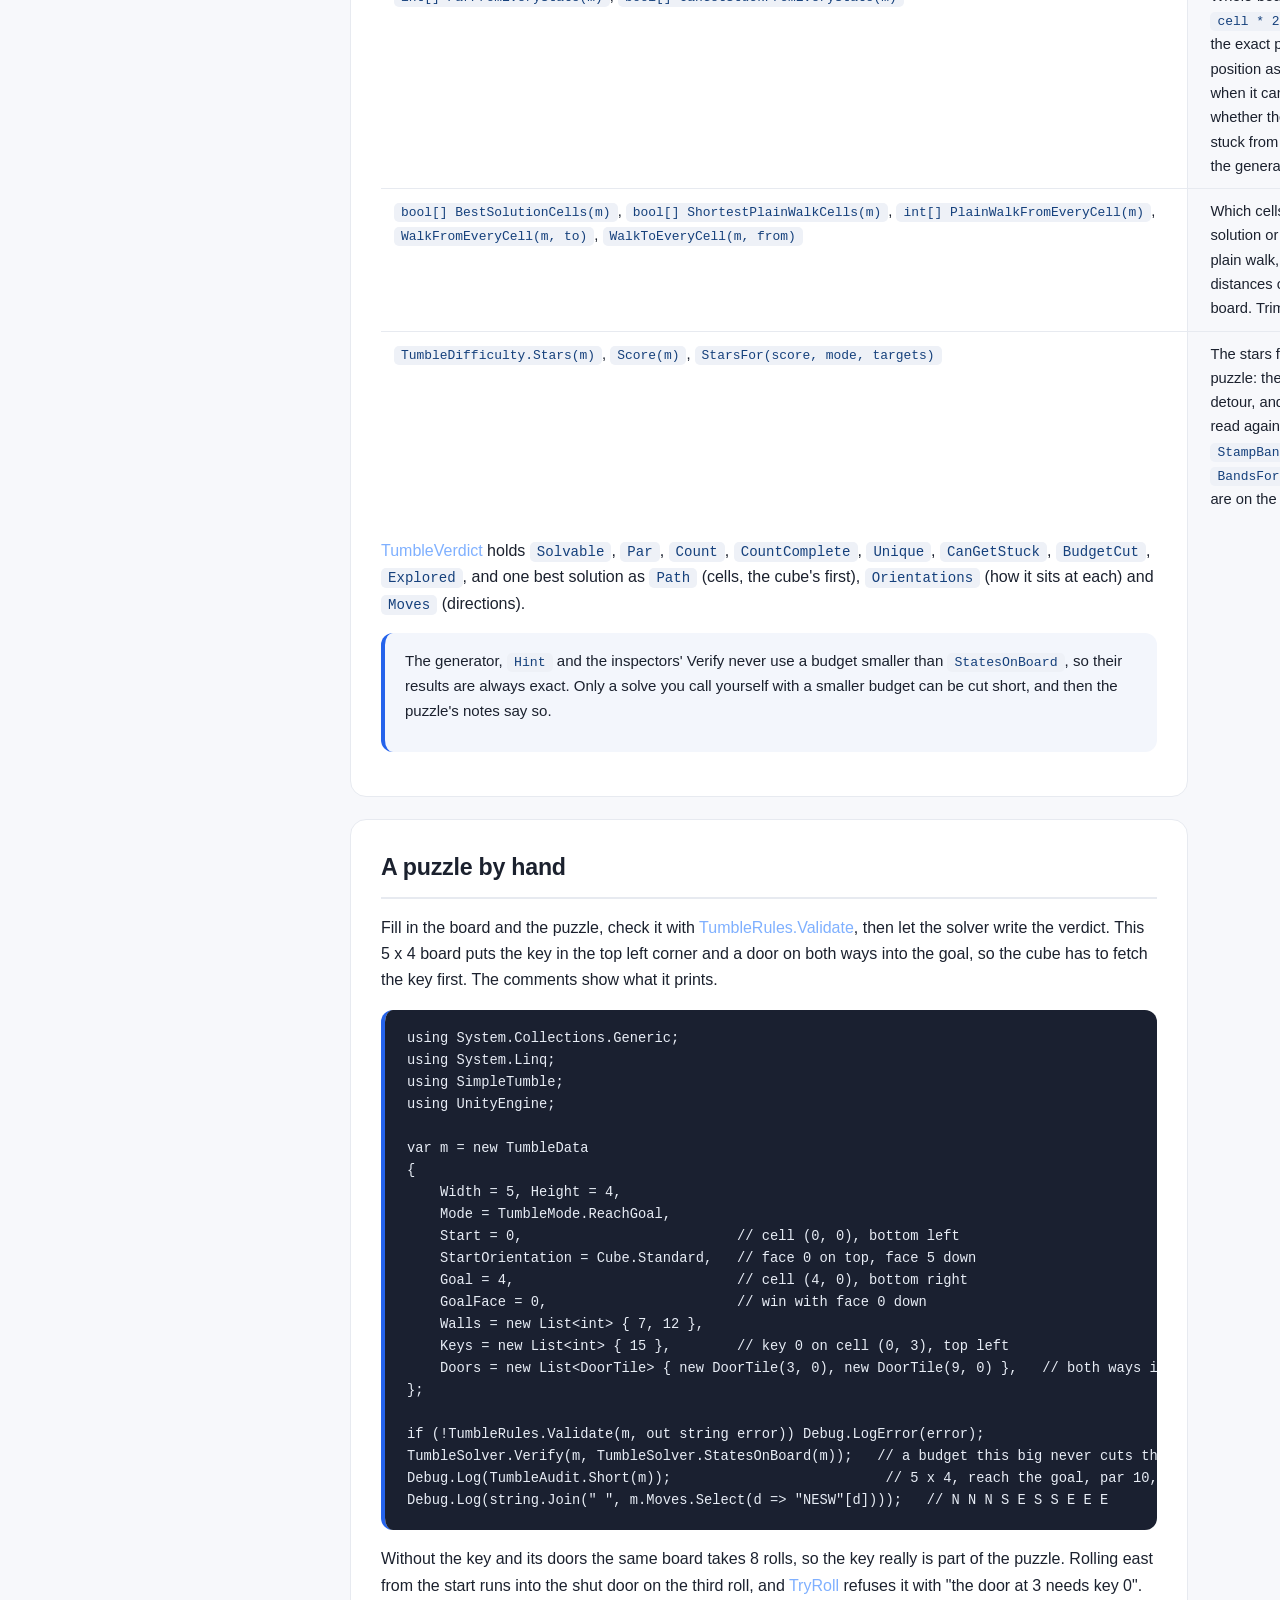
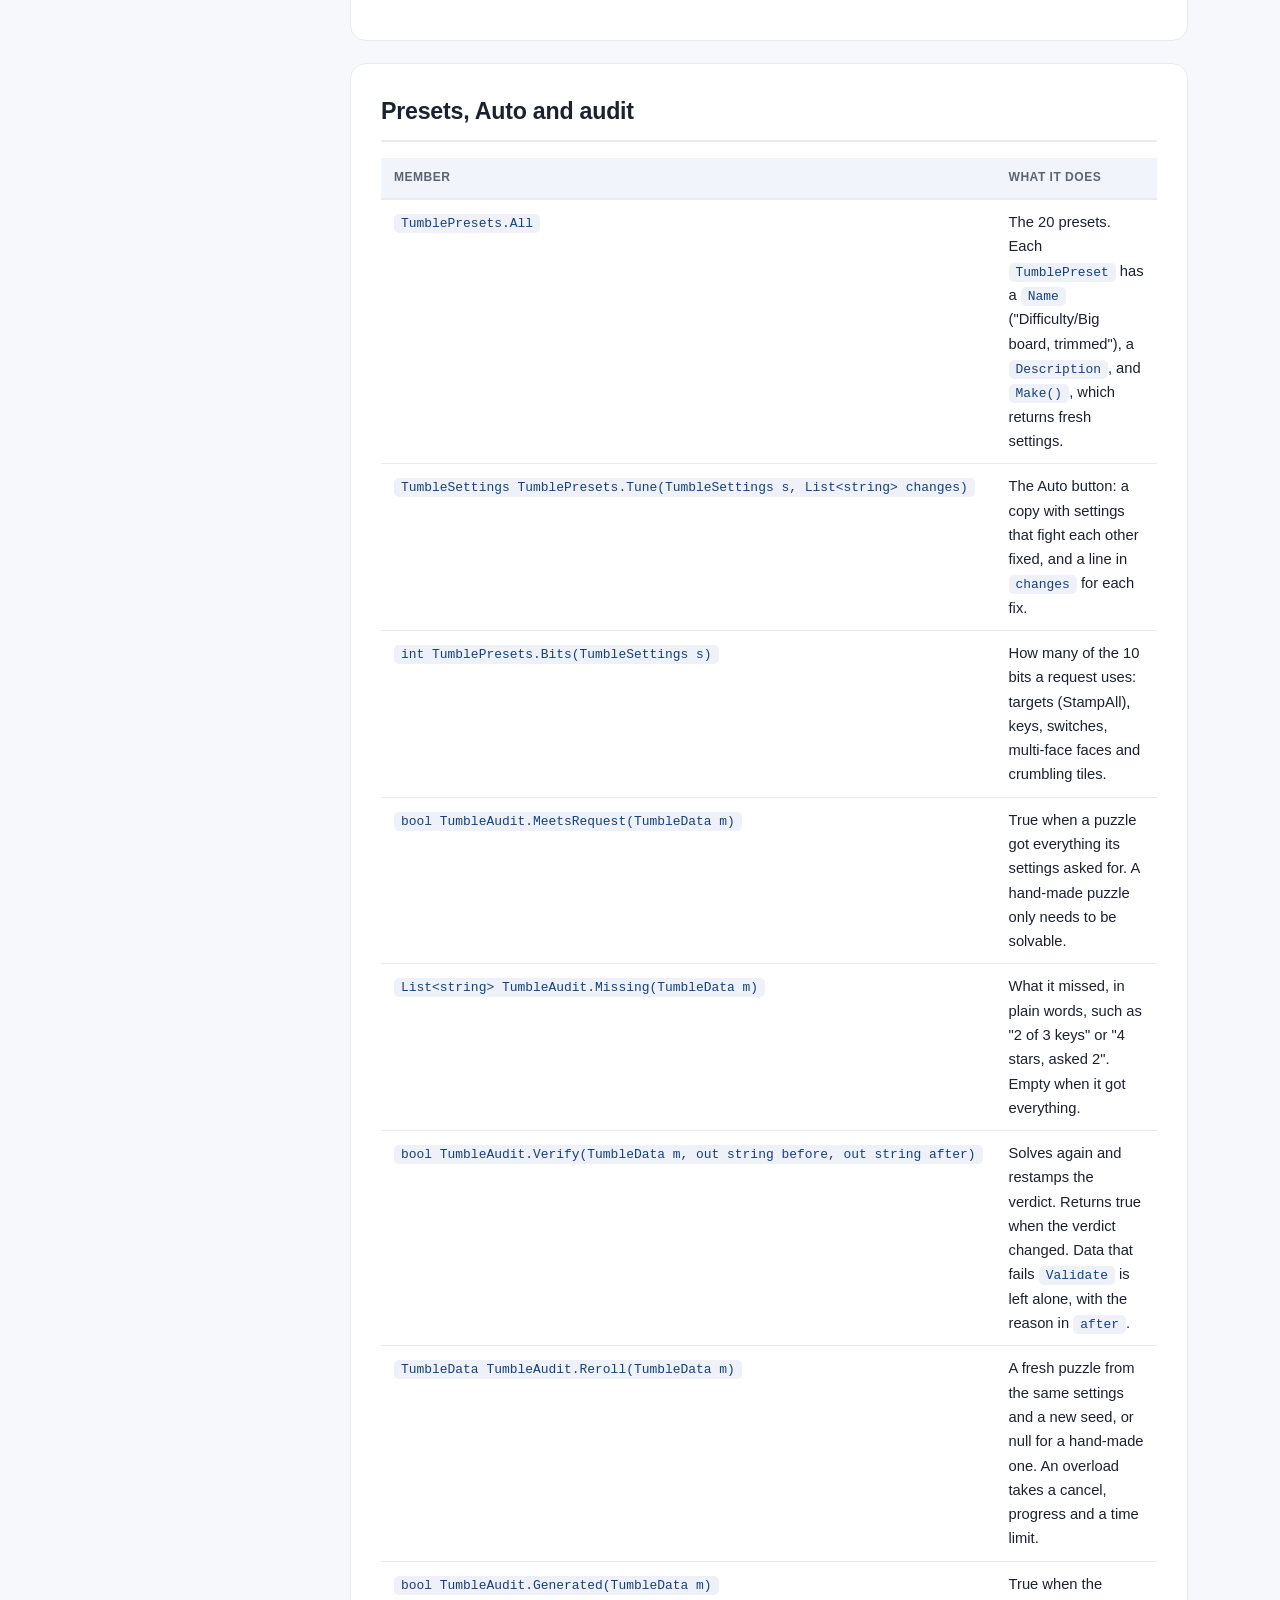
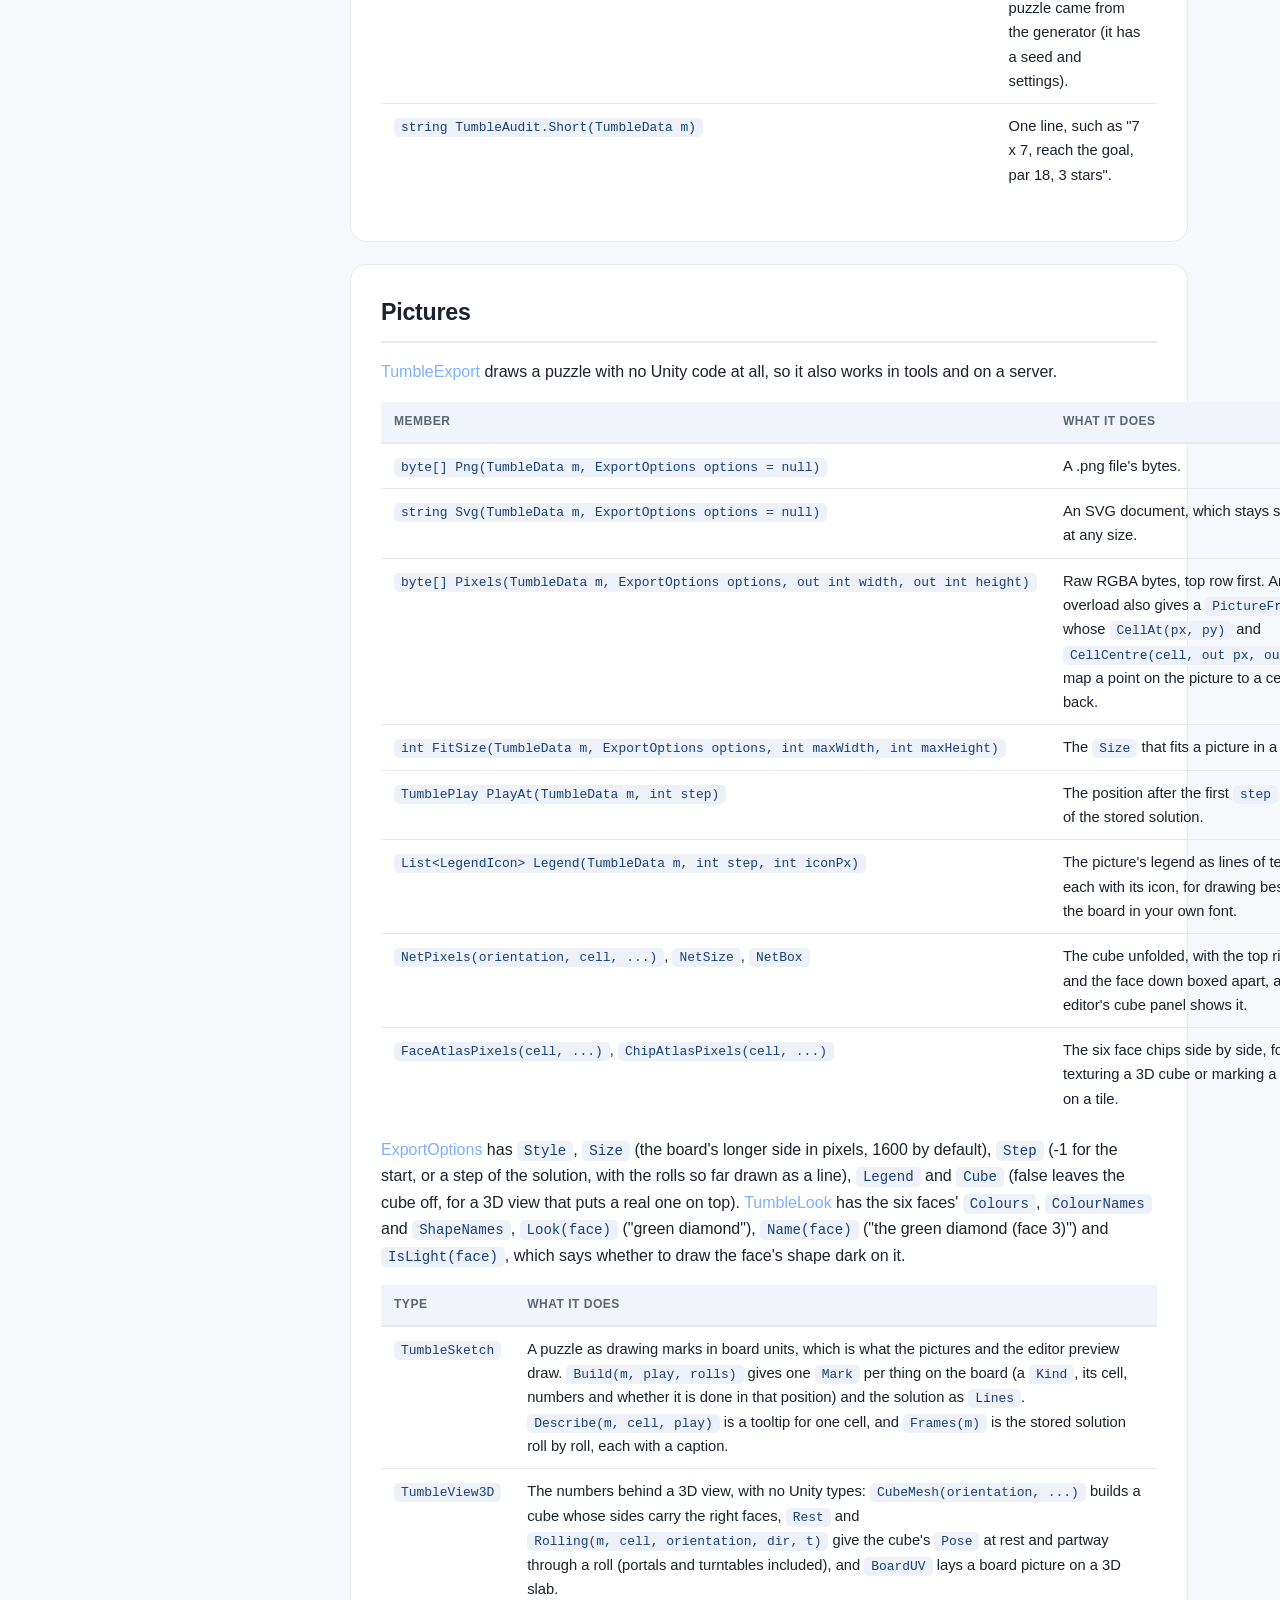
<file: api-reference.html>
<!DOCTYPE html>
<html lang="en">
<head>
<meta charset="UTF-8">
<meta name="viewport" content="width=device-width, initial-scale=1.0">
<title>Simple Tumble - API Reference</title>
<link rel="stylesheet" href="assets/styles.css">
</head>
<body>
<div class="page-wrap">

  <div class="format-selector" id="top">
    <span class="format-label">View:</span>
    <a href="index.html" class="format-link">Multi-Page</a>
    <a href="single-page.html" class="format-link">Single Page</a>
  </div>

  <nav class="navbar"><ul>
    <li><a href="index.html">Home</a></li>
    <li><a href="quick-start.html">Quick Start</a></li>
    <li><a href="generating.html">Generating</a></li>
    <li><a href="api-reference.html" class="active">API Reference</a></li>
    <li><a href="demos.html">Demos</a></li>
    <li><a href="troubleshooting.html">Troubleshooting</a></li>
    <li><a href="about.html">About</a></li>
  </ul></nav>

  <div class="hero">
    <h1>API Reference</h1>
    <p class="tagline">The public types, what each member does, and how they fit together.</p>
  </div>

  <div class="page-layout">
    <aside class="toc">
      <h3>On this page</h3>
      <ul>
        <li><a href="#layout">Assemblies and numbers</a></li>
        <li><a href="#generator">TumbleGenerator</a></li>
        <li><a href="#settings">TumbleSettings and enums</a></li>
        <li><a href="#data">TumbleData</a></li>
        <li><a href="#cube">Cube</a></li>
        <li><a href="#play">Playing: TumbleRules</a></li>
        <li><a href="#solver">Solving and rating</a></li>
        <li><a href="#byhand">A puzzle by hand</a></li>
        <li><a href="#presets">Presets, Auto and audit</a></li>
        <li><a href="#pictures">Pictures</a></li>
        <li><a href="#assets">ScriptableObjects</a></li>
        <li><a href="#demo">Demo components</a></li>
        <li><a href="#blocks">Building blocks</a></li>
      </ul>
    </aside>
    <main class="content">

      <div class="section">
        <h2 id="layout">Assemblies and numbers</h2>
        <table>
          <tr><th>Assembly</th><th>What it holds</th></tr>
          <tr><td><code>SimpleTumble</code></td><td>The core: the generator, the solver, the play rules, the puzzle data,
            the pictures and the ScriptableObjects. It references no packages, and everything except the asset types is
            plain C# that also runs outside Unity.</td></tr>
          <tr><td><code>SimpleTumble.Demo</code></td><td>The 3D demo: the board, the game, the HUD, the hub, sounds and
            effects. It uses the Input System and Unity UI packages, and HDRP when that package is installed.</td></tr>
          <tr><td><code>SimpleTumble.Editor</code></td><td>The Tumble Generator window, the inspectors, the documentation
            menu and the build step that keeps the demo's shader. Editor only.</td></tr>
        </table>
        <p>Everything below is in the <span class="k">SimpleTumble</span> namespace unless it says
          <span class="k">SimpleTumble.Demo</span>. The core uses plain numbers throughout:</p>
        <ul>
          <li><strong>Cells</strong> are numbered <code>y * Width + x</code>, with row 0 at the bottom, so cell 0 is the
            bottom left corner.</li>
          <li><strong>Directions</strong> are 0 North (y + 1), 1 East (x + 1), 2 South and 3 West. The opposite of
            <code>dir</code> is <code>(dir + 2) % 4</code>.</li>
          <li><strong>Faces</strong> are 0 to 5, and face <code>f</code> is opposite face <code>5 - f</code>. The core gives
            them no look. The asset's own pictures and demo show them as a red dot, a blue square, a yellow triangle, a green
            diamond, a purple star and an orange hexagon.</li>
          <li><strong>Orientations</strong> are the 24 ways the cube can sit, 0 to 23. <span class="k">Cube</span> turns
            them into faces and back.</li>
        </ul>
      </div>

      <div class="section">
        <h2 id="generator">TumbleGenerator</h2>
        <p>The entry point. Every method copies and clamps the settings first, so your object is never changed, and the
          same settings with the same seed always give the same puzzle. A null settings object means the defaults, and an
          empty seed means a fresh random one.</p>
        <table>
          <tr><th>Method</th><th>What it does</th></tr>
          <tr><td><code>TumbleData Generate(TumbleSettings settings)</code></td><td>One puzzle from this exact seed, solved
            and rated.</td></tr>
          <tr><td><code>TumbleData GenerateVerified(TumbleSettings settings, CancellationToken cancel = default)</code></td>
            <td>Tries the seed, then the seed with <code>#1</code>, <code>#2</code> and so on, up to
            <code>MaxAttempts</code>, until a puzzle is sound (solvable, inside the par window and the coverage, and with no
            way to get stuck when <code>NoSoftLocks</code> is on), has every gimmick it asked for, and is rated
            <code>TargetDifficulty</code> stars (0 means any). On a miss it returns the closest puzzle with a note. If it is
            cancelled before the first puzzle, it throws <code>OperationCanceledException</code>.</td></tr>
          <tr><td><code>TumbleData GenerateVerified(TumbleSettings settings, CancellationToken cancel, IProgress&lt;TumbleProgress&gt; progress, double timeLimitSeconds = 0)</code></td>
            <td>The same with progress and a time limit. The progress hears about 10 times a second which board it is on
            and what that board is doing. A cancel stops it within a fraction of a second, even in the middle of a board.
            Past the time limit (0 means none) it returns the closest puzzle of the boards that finished, with a note. When
            no board finished in time it throws <code>TimeoutException</code>, saying what the first board was still
            doing.</td></tr>
          <tr><td><code>List&lt;TumbleData&gt; GenerateBatch(TumbleSettings settings, int count, CancellationToken cancel = default)</code></td>
            <td>A pack of verified puzzles with seeds <code>root-0</code>, <code>root-1</code> and so on.</td></tr>
          <tr><td><code>Task&lt;TumbleData&gt; GenerateAsync(...)</code>, <code>GenerateVerifiedAsync(...)</code></td><td>The
            same on a background thread.</td></tr>
          <tr><td><code>Task&lt;List&lt;TumbleData&gt;&gt; GenerateBatchAsync(TumbleSettings settings, int count, IProgress&lt;int&gt; progress = null, CancellationToken cancel = default)</code></td>
            <td>A batch on a background thread, reporting how many are done (1 to count).</td></tr>
          <tr><td><code>bool IsSound(TumbleData m, TumbleSettings s)</code></td><td>The hard requirements verified generation
            uses: solvable, the par inside the window, the coverage, and no way to get stuck when asked.</td></tr>
          <tr><td><code>int Shortfall(TumbleData m, TumbleSettings s)</code></td><td>How many of the targets, keys,
            switches, avoid, one-way, multi-face, turntable and crumbling tiles and portal pairs asked for the puzzle is
            missing. 0 means every one is there.</td></tr>
        </table>
        <p><span class="k">TumbleProgress</span> holds <code>Attempt</code> and <code>Attempts</code> (the board being tried,
          from 1, and how many may be tried), <code>Stage</code> in plain words ("placing keys and doors", "solving and rating"),
          <code>Seconds</code> since the puzzle started and <code>Limit</code>. Its <code>ToString()</code> reads "board 2 of
          40: solving and rating (1.3 s)".</p>
      </div>

      <div class="section">
        <h2 id="settings">TumbleSettings and enums</h2>
        <p><span class="k">TumbleSettings</span> holds every input to the generator. Each field, its range and what it
          does is on the <a href="generating.html">Generating</a> page. It also has:</p>
        <table>
          <tr><th>Member</th><th>What it does</th></tr>
          <tr><td><code>TumbleSettings Clamp()</code></td><td>Puts every field into its valid range, in place, and returns
            the same object.</td></tr>
          <tr><td><code>TumbleSettings Clone()</code></td><td>A copy. The custom outline's rows are copied too, so the two
            never share them.</td></tr>
        </table>
        <table>
          <tr><th>Enum</th><th>Values</th></tr>
          <tr><td><code>TumbleMode</code></td><td><code>ReachGoal</code> (the goal face down on the goal) and
            <code>StampAll</code> (the goal face pressed on every target)</td></tr>
          <tr><td><code>BoardOutline</code></td><td><code>Full</code>, <code>Cross</code>, <code>Ring</code>,
            <code>Diamond</code>, <code>Circle</code>, <code>Heart</code>, <code>L</code>, <code>T</code>, <code>U</code>
            and <code>Custom</code> (your own rows of text)</td></tr>
          <tr><td><code>TrimMode</code></td><td><code>Off</code>, <code>Loose</code> (keep every best solution) and
            <code>Tight</code> (keep one)</td></tr>
          <tr><td><code>RollBlock</code></td><td>Why a roll isn't allowed: <code>None</code> (it is), <code>Edge</code>,
            <code>Wall</code>, <code>Hole</code>, <code>Avoid</code>, <code>OneWay</code>, <code>Door</code>,
            <code>Gate</code>, <code>Crumbled</code> and <code>Portal</code> (the tile past the portal's twin won't take the
            cube)</td></tr>
          <tr><td><code>CubeSide</code></td><td><code>North</code>, <code>East</code>, <code>South</code>,
            <code>West</code> (the same numbers as the directions), <code>Top</code> and <code>Bottom</code></td></tr>
          <tr><td><code>ExportStyle</code></td><td><code>AsShown</code>, <code>Printable</code> and
            <code>AnswerKey</code></td></tr>
        </table>
      </div>

      <div class="section">
        <h2 id="data">TumbleData</h2>
        <p>One puzzle, plain and serializable. The generator fills in the board and the verdict, and you can build one by
          hand too (see <a href="#byhand">A puzzle by hand</a>).</p>
        <table>
          <tr><th>Member</th><th>What it is</th></tr>
          <tr><td><code>int Width, Height</code></td><td>The board's size in cells.</td></tr>
          <tr><td><code>List&lt;int&gt; Walls</code>, <code>Holes</code>, <code>Outside</code></td><td>Raised blocks, gaps in
            the floor, and cells the outline cut away. The cube can't roll onto any of them.
            <code>BoardOutline Outline</code> is the outline the board was cut to.</td></tr>
          <tr><td><code>TumbleMode Mode</code></td><td>ReachGoal or StampAll.</td></tr>
          <tr><td><code>int Start</code>, <code>int StartOrientation</code></td><td>The cube's starting cell and how it sits
            there.</td></tr>
          <tr><td><code>int Goal</code>, <code>int GoalFace</code></td><td>The goal cell (-1 in StampAll), and the face that
            has to be down on it, or pressed on every target.</td></tr>
          <tr><td><code>List&lt;int&gt; Targets</code>, <code>bool Ordered</code></td><td>StampAll's target tiles, 1 to 8 of
            them, and whether they have to be stamped in list order.</td></tr>
          <tr><td><code>List&lt;AvoidTile&gt; Avoid</code></td><td>Tiles with a <code>Face</code> that must never be down on
            them.</td></tr>
          <tr><td><code>List&lt;OneWayTile&gt; OneWays</code></td><td>Tiles crossed only in their arrow's
            <code>Dir</code>.</td></tr>
          <tr><td><code>List&lt;int&gt; Keys</code>, <code>List&lt;int&gt; KeyFaces</code>,
            <code>List&lt;DoorTile&gt; Doors</code></td><td><code>Keys[k]</code> is the tile holding key k. <code>KeyFaces</code>
            is empty, or holds one face per key that has to land on it (-1 for any face). Each door names the
            <code>Key</code> that opens it.</td></tr>
          <tr><td><code>List&lt;SwitchTile&gt; Switches</code>, <code>List&lt;GateTile&gt; Gates</code></td><td>One switch per
            <code>Channel</code>, with a <code>Face</code> (-1 for any). Each gate has a <code>Channel</code> and
            <code>StartsOpen</code>, and every press of its switch flips it.</td></tr>
          <tr><td><code>List&lt;MultiFaceTile&gt; MultiFaces</code></td><td>Tiles that need 1 to 3 faces pressed on them
            before the puzzle can be won. <code>Faces</code> is a mask (bit f is face f), and <code>Needs(face)</code> reads
            it.</td></tr>
          <tr><td><code>List&lt;TurntableTile&gt; Turntables</code></td><td>Tiles that turn the cube a quarter turn in place,
            <code>Clockwise</code> or not, every time it rolls onto them.</td></tr>
          <tr><td><code>List&lt;int&gt; Crumbling</code></td><td>Tiles that break once the cube rolls off them.</td></tr>
          <tr><td><code>List&lt;PortalPair&gt; Portals</code></td><td>Pairs of tiles <code>A</code> and <code>B</code>.
            Rolling onto one, the cube comes out of the other and rolls once more the same way.</td></tr>
          <tr><td><code>string Seed</code>, <code>TumbleSettings Settings</code></td><td>What it was made from, so it can be
            made again. Both are empty on a hand-made puzzle.</td></tr>
          <tr><td><code>bool Solvable</code>, <code>int Par</code></td><td>Whether it can be won, and the proven fewest rolls
            (-1 when unsolvable or not verified).</td></tr>
          <tr><td><code>long OptimalCount</code>, <code>bool CountComplete</code>, <code>bool Unique</code></td><td>How many
            best solutions there are, whether that count is complete (it stops at 1,000,000,000), and whether there is
            exactly one.</td></tr>
          <tr><td><code>bool CanGetStuck</code></td><td>Whether a player can reach a position that can never be won.</td></tr>
          <tr><td><code>int Walk</code>, <code>int Detour</code></td><td>The fewest rolls ignoring the faces (start to goal,
            or over every target in the best order), and <code>Par - Walk</code>: the rolls spent turning the cube.</td></tr>
          <tr><td><code>int Difficulty</code></td><td>The 1 to 5 star rating (0 when unsolvable or not proven).</td></tr>
          <tr><td><code>int TurningSpots</code>, <code>float Coverage</code>, <code>bool Trimmed</code></td><td>Open 2 x 2
            squares where the cube can turn on the spot, the share of the tiles the best solution rolls over (0 to 1), and
            whether the board was trimmed to the puzzle.</td></tr>
          <tr><td><code>List&lt;int&gt; Solution</code>, <code>List&lt;int&gt; Moves</code></td><td>One best solution: the cells
            it passes, start first, and its directions.</td></tr>
          <tr><td><code>List&lt;string&gt; Notes</code></td><td>Plain-words notes from the generator and the solver. The
            <a href="generating.html#honesty">Generating</a> page lists them.</td></tr>
          <tr><td><code>CellCount</code>, <code>CellAt(x, y)</code>, <code>X(cell)</code>, <code>Y(cell)</code>,
            <code>Neighbor(cell, dir)</code></td><td>Cell arithmetic. <code>CellAt</code> and <code>Neighbor</code> give -1 off
            the board.</td></tr>
          <tr><td><code>IsWall</code>, <code>IsHole</code>, <code>IsOutside</code>, <code>IsFloor(cell)</code></td><td>What a
            cell is. A floor cell is on the board, inside the outline, and not a wall or a hole.</td></tr>
          <tr><td><code>MaxTargets</code>, <code>MaxKeys</code>, <code>MaxSwitches</code>, <code>MaxMultiFaces</code>,
            <code>MaxTurntables</code>, <code>MaxCrumbling</code>, <code>MaxPortals</code>, <code>MaxBits</code></td><td>The
            limits: 8 targets, 4 keys, 4 switches, 4 multi-face tiles, 4 turntables, 4 crumbling tiles and 2 portal pairs.
            Targets, keys, switches, multi-face faces and crumbling tiles count 10 at most together, because each one
            doubles the positions the solver weighs.</td></tr>
        </table>
        <p>Each tile type is a small struct with a constructor and a short <code>ToString()</code>:
          <code>new AvoidTile(cell, face)</code>, <code>new OneWayTile(cell, dir)</code>, <code>new DoorTile(cell, key)</code>,
          <code>new SwitchTile(cell, channel, face = -1)</code>, <code>new GateTile(cell, channel, startsOpen = false)</code>,
          <code>new MultiFaceTile(cell, facesMask)</code>, <code>new TurntableTile(cell, clockwise)</code> and
          <code>new PortalPair(a, b)</code>.</p>
      </div>

      <div class="section">
        <h2 id="cube">Cube</h2>
        <p>The rolling law, built once into tables, so the solver, the generator and the play rules all turn the cube the
          same way.</p>
        <table>
          <tr><th>Member</th><th>What it does</th></tr>
          <tr><td><code>Faces</code>, <code>Orientations</code>, <code>Directions</code></td><td>6, 24 and 4.
            <code>North</code>, <code>East</code>, <code>South</code> and <code>West</code> are 0 to 3.</td></tr>
          <tr><td><code>int Standard</code></td><td>Face 0 on top and face 4 facing north, so face 5 is down.</td></tr>
          <tr><td><code>int Make(int top, int north)</code></td><td>The orientation with these faces on top and facing north,
            or -1 when the two are the same face or opposite.</td></tr>
          <tr><td><code>int Top(o)</code>, <code>int Bottom(o)</code>, <code>int FaceOn(o, side)</code></td><td>The face on
            top, the face down, and the face on any <code>CubeSide</code>.</td></tr>
          <tr><td><code>CubeSide SideOf(o, face)</code></td><td>Which side a face is on.</td></tr>
          <tr><td><code>int Rolled(o, dir)</code></td><td>The orientation after one roll that way.</td></tr>
          <tr><td><code>int Spun(o, clockwise)</code></td><td>The orientation after a turntable's quarter turn, seen from
            above.</td></tr>
          <tr><td><code>Opposite(face)</code>, <code>OppositeDirection(dir)</code>, <code>Axis(side)</code></td><td>The
            opposite face, the opposite direction, and the way a side faces (x east, y north, z up).</td></tr>
        </table>
      </div>

      <div class="section">
        <h2 id="play">Playing: TumbleRules</h2>
        <p>The rules a game plays by. They are the same rules the solver counted with, so a game built on them always
          agrees with the par.</p>
        <table>
          <tr><th>Method</th><th>What it does</th></tr>
          <tr><td><code>TumblePlay NewGame(TumbleData m)</code></td><td>The starting position. In StampAll a target the cube
            starts on with the goal face down is stamped already.</td></tr>
          <tr><td><code>bool TryRoll(TumbleData m, TumblePlay play, int dir, out string reason)</code></td><td>Rolls the cube
            one cell if the rules allow it and updates the position in place: landing on a key takes it, landing on a
            switch flips its gates, landing on a target with the goal face down stamps it, and rolling off a crumbling tile
            breaks it. On a refusal it returns false with a short reason, such as "the door at 3 needs key 0". An overload
            leaves out the reason.</td></tr>
          <tr><td><code>RollBlock Blocked(TumbleData m, TumblePlay play, int dir)</code></td><td>Why a roll isn't allowed,
            without changing anything.</td></tr>
          <tr><td><code>bool Hint(TumbleData m, TumblePlay play, out int dir, int stateBudget = TumbleSolver.DefaultBudget)</code></td>
            <td>The first roll of a best way on from here. False when the puzzle is won or can't be won from here. The
            budget is never less than every position the board can hold, so a hint is always exact.</td></tr>
          <tr><td><code>bool IsSolved(TumbleData m, TumblePlay play)</code></td><td>True once the puzzle is won. Every
            multi-face tile also has to have all its faces pressed.</td></tr>
          <tr><td><code>bool IsGateOpen(m, play, cell)</code>, <code>bool IsPressed(m, play, tile, face)</code>,
            <code>bool IsCrumbled(m, play, tile)</code></td><td>How a gate, a multi-face tile's face, or a crumbling tile
            stands in this position. <code>tile</code> is an index into <code>MultiFaces</code> or
            <code>Crumbling</code>.</td></tr>
          <tr><td><code>int NextTarget(TumbleData m, TumblePlay play)</code></td><td>Ordered StampAll: the index of the
            target to stamp next, or -1 once all are stamped. Otherwise always -1.</td></tr>
          <tr><td><code>bool Validate(TumbleData m, out string error)</code></td><td>Checks that the data makes sense: cells
            on the board, nothing sharing a tile it can't share, the limits, a real orientation and goal face, and not won
            at the start. It doesn't say whether the puzzle can be solved; the solver does.</td></tr>
        </table>
        <p><span class="k">TumblePlay</span> is the position in play, and the only thing a game has to keep between
          rolls:</p>
        <table>
          <tr><th>Member</th><th>What it is</th></tr>
          <tr><td><code>int Cell</code>, <code>int Orientation</code></td><td>Where the cube is and how it sits.</td></tr>
          <tr><td><code>int Stamped</code>, <code>bool IsStamped(index)</code></td><td>The targets stamped, bit i for
            <code>Targets[i]</code>.</td></tr>
          <tr><td><code>int Keys</code>, <code>bool HasKey(key)</code></td><td>The keys taken. A key's doors stay open for
            good.</td></tr>
          <tr><td><code>int Flips</code>, <code>bool IsFlipped(channel)</code></td><td>The switches pressed an odd number of
            times.</td></tr>
          <tr><td><code>int Pressed</code></td><td>The multi-face presses so far. Read them with
            <code>TumbleRules.IsPressed</code>.</td></tr>
          <tr><td><code>int Worn</code></td><td>The crumbling tiles the cube has stood on. Read them with
            <code>TumbleRules.IsCrumbled</code>, because the one under the cube hasn't broken yet.</td></tr>
          <tr><td><code>TumblePlay Clone()</code></td><td>A copy, for undo.</td></tr>
        </table>
      </div>

      <div class="section">
        <h2 id="solver">Solving and rating</h2>
        <table>
          <tr><th>Member</th><th>What it does</th></tr>
          <tr><td><code>TumbleVerdict TumbleSolver.Solve(TumbleData m, int stateBudget = DefaultBudget)</code></td><td>Solves
            a puzzle from its start.</td></tr>
          <tr><td><code>TumbleVerdict TumbleSolver.SolveFrom(TumbleData m, TumblePlay play, int stateBudget = DefaultBudget)</code></td>
            <td>Solves on from a position in play: its <code>Par</code> is the rolls still needed.</td></tr>
          <tr><td><code>TumbleVerdict TumbleSolver.Verify(TumbleData m, int stateBudget = DefaultBudget)</code></td><td>Solves
            and writes the verdict, the walk, the stars, the turning spots and the coverage into the puzzle. Use it after
            building or changing a puzzle by hand.</td></tr>
          <tr><td><code>int TumbleSolver.StatesOnBoard(TumbleData m)</code></td><td>Every position the puzzle can have: floor
            tiles x 12 (x 24 with a turntable or a portal) x 2 for each target, key, switch, multi-face face and crumbling
            tile. Pass it as the budget and the search is never cut.</td></tr>
          <tr><td><code>TumbleSolver.DefaultBudget</code>, <code>TumbleSolver.CountCap</code></td><td>500,000 positions, and
            the 1,000,000,000 where the best-solution count stops.</td></tr>
          <tr><td><code>int PlainWalk(m)</code>, <code>int WalkDistance(m, from, to)</code></td><td>The walk the stars measure
            the detour against, and the fewest rolls between two cells, both ignoring the faces (walls, holes, the edge and
            one-way tiles still count).</td></tr>
          <tr><td><code>int[] ParFromEveryState(m)</code>, <code>bool[] CanGetStuckFromEveryState(m)</code></td><td>Whole-board
            tables, indexed <code>cell * 24 + orientation</code>: the exact par from every position as a fresh start (-1
            when it can't win), and whether the cube can get stuck from there. This is how the generator picks a
            start.</td></tr>
          <tr><td><code>bool[] BestSolutionCells(m)</code>, <code>bool[] ShortestPlainWalkCells(m)</code>,
            <code>int[] PlainWalkFromEveryCell(m)</code>, <code>WalkFromEveryCell(m, to)</code>,
            <code>WalkToEveryCell(m, from)</code></td><td>Which cells lie on some best solution or some shortest plain walk,
            and walking distances over the whole board. Trimming uses them.</td></tr>
          <tr><td><code>TumbleDifficulty.Stars(m)</code>, <code>Score(m)</code>, <code>StarsFor(score, mode, targets)</code></td>
            <td>The stars from a solved puzzle: the score is par + 2 x detour, and the bands it is read against
            (<code>Bands</code>, <code>StampBands</code>, <code>BandsFor(mode, targets)</code>) are on the
            <a href="generating.html#stars">Generating</a> page.</td></tr>
        </table>
        <p><span class="k">TumbleVerdict</span> holds <code>Solvable</code>, <code>Par</code>, <code>Count</code>,
          <code>CountComplete</code>, <code>Unique</code>, <code>CanGetStuck</code>, <code>BudgetCut</code>,
          <code>Explored</code>, and one best solution as <code>Path</code> (cells, the cube's first),
          <code>Orientations</code> (how it sits at each) and <code>Moves</code> (directions).</p>
        <div class="callout info"><p>The generator, <code>Hint</code> and the inspectors' Verify never use a budget smaller
          than <code>StatesOnBoard</code>, so their results are always exact. Only a solve you call yourself with a smaller
          budget can be cut short, and then the puzzle's notes say so.</p></div>
      </div>

      <div class="section">
        <h2 id="byhand">A puzzle by hand</h2>
        <p>Fill in the board and the puzzle, check it with <span class="k">TumbleRules.Validate</span>, then let the solver
          write the verdict. This 5 x 4 board puts the key in the top left corner and a door on both ways into the goal, so
          the cube has to fetch the key first. The comments show what it prints.</p>
<pre><code>using System.Collections.Generic;
using System.Linq;
using SimpleTumble;
using UnityEngine;

var m = new TumbleData
{
    Width = 5, Height = 4,
    Mode = TumbleMode.ReachGoal,
    Start = 0,                          // cell (0, 0), bottom left
    StartOrientation = Cube.Standard,   // face 0 on top, face 5 down
    Goal = 4,                           // cell (4, 0), bottom right
    GoalFace = 0,                       // win with face 0 down
    Walls = new List&lt;int&gt; { 7, 12 },
    Keys = new List&lt;int&gt; { 15 },        // key 0 on cell (0, 3), top left
    Doors = new List&lt;DoorTile&gt; { new DoorTile(3, 0), new DoorTile(9, 0) },   // both ways into the goal
};

if (!TumbleRules.Validate(m, out string error)) Debug.LogError(error);
TumbleSolver.Verify(m, TumbleSolver.StatesOnBoard(m));   // a budget this big never cuts the search
Debug.Log(TumbleAudit.Short(m));                          // 5 x 4, reach the goal, par 10, 1 star, unique
Debug.Log(string.Join(" ", m.Moves.Select(d => "NESW"[d])));   // N N N S E S S E E E</code></pre>
        <p>Without the key and its doors the same board takes 8 rolls, so the key really is part of the puzzle. Rolling
          east from the start runs into the shut door on the third roll, and <span class="k">TryRoll</span> refuses it
          with "the door at 3 needs key 0".</p>
      </div>

      <div class="section">
        <h2 id="presets">Presets, Auto and audit</h2>
        <table>
          <tr><th>Member</th><th>What it does</th></tr>
          <tr><td><code>TumblePresets.All</code></td><td>The 20 presets. Each <code>TumblePreset</code> has a
            <code>Name</code> ("Difficulty/Big board, trimmed"), a <code>Description</code>, and <code>Make()</code>, which
            returns fresh settings.</td></tr>
          <tr><td><code>TumbleSettings TumblePresets.Tune(TumbleSettings s, List&lt;string&gt; changes)</code></td><td>The Auto
            button: a copy with settings that fight each other fixed, and a line in <code>changes</code> for each
            fix.</td></tr>
          <tr><td><code>int TumblePresets.Bits(TumbleSettings s)</code></td><td>How many of the 10 bits a request uses:
            targets (StampAll), keys, switches, multi-face faces and crumbling tiles.</td></tr>
          <tr><td><code>bool TumbleAudit.MeetsRequest(TumbleData m)</code></td><td>True when a puzzle got everything its
            settings asked for. A hand-made puzzle only needs to be solvable.</td></tr>
          <tr><td><code>List&lt;string&gt; TumbleAudit.Missing(TumbleData m)</code></td><td>What it missed, in plain words, such
            as "2 of 3 keys" or "4 stars, asked 2". Empty when it got everything.</td></tr>
          <tr><td><code>bool TumbleAudit.Verify(TumbleData m, out string before, out string after)</code></td><td>Solves again
            and restamps the verdict. Returns true when the verdict changed. Data that fails <code>Validate</code> is left
            alone, with the reason in <code>after</code>.</td></tr>
          <tr><td><code>TumbleData TumbleAudit.Reroll(TumbleData m)</code></td><td>A fresh puzzle from the same settings and a
            new seed, or null for a hand-made one. An overload takes a cancel, progress and a time limit.</td></tr>
          <tr><td><code>bool TumbleAudit.Generated(TumbleData m)</code></td><td>True when the puzzle came from the generator
            (it has a seed and settings).</td></tr>
          <tr><td><code>string TumbleAudit.Short(TumbleData m)</code></td><td>One line, such as "7 x 7, reach the goal, par
            18, 3 stars".</td></tr>
        </table>
      </div>

      <div class="section">
        <h2 id="pictures">Pictures</h2>
        <p><span class="k">TumbleExport</span> draws a puzzle with no Unity code at all, so it also works in tools and on a
          server.</p>
        <table>
          <tr><th>Member</th><th>What it does</th></tr>
          <tr><td><code>byte[] Png(TumbleData m, ExportOptions options = null)</code></td><td>A .png file's bytes.</td></tr>
          <tr><td><code>string Svg(TumbleData m, ExportOptions options = null)</code></td><td>An SVG document, which stays
            sharp at any size.</td></tr>
          <tr><td><code>byte[] Pixels(TumbleData m, ExportOptions options, out int width, out int height)</code></td><td>Raw
            RGBA bytes, top row first. Another overload also gives a <code>PictureFrame</code>, whose
            <code>CellAt(px, py)</code> and <code>CellCentre(cell, out px, out py)</code> map a point on the picture to a cell
            and back.</td></tr>
          <tr><td><code>int FitSize(TumbleData m, ExportOptions options, int maxWidth, int maxHeight)</code></td><td>The
            <code>Size</code> that fits a picture in a box.</td></tr>
          <tr><td><code>TumblePlay PlayAt(TumbleData m, int step)</code></td><td>The position after the first
            <code>step</code> rolls of the stored solution.</td></tr>
          <tr><td><code>List&lt;LegendIcon&gt; Legend(TumbleData m, int step, int iconPx)</code></td><td>The picture's legend as
            lines of text, each with its icon, for drawing beside the board in your own font.</td></tr>
          <tr><td><code>NetPixels(orientation, cell, ...)</code>, <code>NetSize</code>, <code>NetBox</code></td><td>The cube
            unfolded, with the top ringed and the face down boxed apart, as the editor's cube panel shows it.</td></tr>
          <tr><td><code>FaceAtlasPixels(cell, ...)</code>, <code>ChipAtlasPixels(cell, ...)</code></td><td>The six face chips
            side by side, for texturing a 3D cube or marking a face on a tile.</td></tr>
        </table>
        <p><span class="k">ExportOptions</span> has <code>Style</code>, <code>Size</code> (the board's longer side in pixels,
          1600 by default), <code>Step</code> (-1 for the start, or a step of the solution, with the rolls so far drawn as a
          line), <code>Legend</code> and <code>Cube</code> (false leaves the cube off, for a 3D view that puts a real one on
          top). <span class="k">TumbleLook</span> has the six faces' <code>Colours</code>, <code>ColourNames</code> and
          <code>ShapeNames</code>, <code>Look(face)</code> ("green diamond"), <code>Name(face)</code> ("the green diamond
          (face 3)") and <code>IsLight(face)</code>, which says whether to draw the face's shape dark on it.</p>
        <table>
          <tr><th>Type</th><th>What it does</th></tr>
          <tr><td><code>TumbleSketch</code></td><td>A puzzle as drawing marks in board units, which is what the pictures and
            the editor preview draw. <code>Build(m, play, rolls)</code> gives one <code>Mark</code> per thing on the board
            (a <code>Kind</code>, its cell, numbers and whether it is done in that position) and the solution as
            <code>Lines</code>. <code>Describe(m, cell, play)</code> is a tooltip for one cell, and <code>Frames(m)</code> is
            the stored solution roll by roll, each with a caption.</td></tr>
          <tr><td><code>TumbleView3D</code></td><td>The numbers behind a 3D view, with no Unity types:
            <code>CubeMesh(orientation, ...)</code> builds a cube whose sides carry the right faces, <code>Rest</code> and
            <code>Rolling(m, cell, orientation, dir, t)</code> give the cube's <code>Pose</code> at rest and partway through a
            roll (portals and turntables included), and <code>BoardUV</code> lays a board picture on a 3D slab.</td></tr>
        </table>
      </div>

      <div class="section">
        <h2 id="assets">ScriptableObjects</h2>
        <table>
          <tr><th>Type</th><th>What it holds</th></tr>
          <tr><td><code>TumblePuzzleAsset</code></td><td>One puzzle: <code>Puzzle</code> and <code>Label</code>, plus shortcuts
            to its verdict (<code>Width</code>, <code>Height</code>, <code>Mode</code>, <code>Solvable</code>,
            <code>IsUnique</code>, <code>OptimalCount</code>, <code>CanGetStuck</code>, <code>Par</code>,
            <code>Difficulty</code>, <code>Seed</code>) and <code>Set(data, label)</code>.</td></tr>
          <tr><td><code>TumblePuzzlePack</code></td><td>An ordered list of puzzles: <code>PackName</code>,
            <code>Puzzles</code>, <code>Count</code>, <code>Get(index)</code> (null when out of range), <code>Set</code>,
            <code>Add</code>, <code>Replace(index, data)</code> and <code>Clear()</code>.</td></tr>
          <tr><td><code>PuzzleAssets</code></td><td><code>CreatePuzzle(data, label)</code> and
            <code>CreatePack(puzzles, packName)</code> make new instances in memory, which you can save with
            <code>AssetDatabase.CreateAsset</code> in the editor or use at runtime.</td></tr>
          <tr><td><code>IPuzzleProvider</code></td><td>Both asset types implement it: <code>AppendTo(List&lt;TumbleData&gt;
            levels)</code> adds their puzzles in order, so one list in the inspector can take either.</td></tr>
        </table>
        <p>Both are created by the Tumble Generator's Save menu, not by an empty right-click Create.</p>
      </div>

      <div class="section">
        <h2 id="demo">Demo components</h2>
        <p>These are in <span class="k">SimpleTumble.Demo</span>. The <a href="demos.html">Demos</a> page explains how they
          fit together.</p>
        <table>
          <tr><th>Type</th><th>What it does</th></tr>
          <tr><td><code>TumbleDemo</code></td><td>The one component the demo scene needs. It builds the board, game, HUD, hub,
            sounds and effects in code and runs the flow. Fields: <code>Camera</code>, <code>UiThroughCamera</code>,
            <code>Pitch</code>, <code>HdrpLook</code> and a level pack per mode. Methods include <code>Setup()</code>,
            <code>PlayEndless(mode, shaped, stars)</code>, <code>PlayLevel(mode, index)</code>,
            <code>Generate(mode, settings)</code>, <code>Begin(puzzle)</code>, <code>NextGame()</code> and
            <code>BackToHub()</code>.</td></tr>
          <tr><td><code>TumbleGame</code></td><td>Plays a puzzle on a <code>TumbleBoardView</code>: rolls against par, undo,
            restart, hints and solving by itself, with keyboard, swipe, tap and camera controls (<code>KeyboardInput</code>,
            <code>PointerInput</code> and <code>CameraControls</code> turn each off or on). Start a game with
            <code>Begin(puzzle)</code>, drive it with <code>Roll(dir)</code>, <code>Push(screenDir)</code>,
            <code>Tap(screenPoint)</code>, <code>Undo()</code>, <code>Restart()</code>, <code>ShowHint()</code> and
            <code>StartAutoSolve()</code>, and listen to <code>Moved</code>, <code>Won</code>, <code>Message</code>,
            <code>Cue</code> and <code>Moment</code>. <code>Why(m, play, dir, block)</code> words a refusal for a
            player.</td></tr>
          <tr><td><code>TumbleBoardView</code></td><td>Builds a puzzle in 3D from meshes made in code, with no prefabs:
            <code>Build(puzzle)</code>, <code>Show(play)</code> (every gimmick as it stands in that position),
            <code>Place(pose)</code>, <code>FrameCamera(camera)</code>, <code>CellWorld(cell)</code> and
            <code>LocalBounds</code>.</td></tr>
          <tr><td><code>TumbleHud</code></td><td>The in-game HUD and win panel, in uGUI with the built-in font.
            <code>FreeAreas(camera)</code> says where the board can go without the HUD covering it.</td></tr>
          <tr><td><code>TumbleHub</code></td><td>The front screen: the welcome panel, the mode cards, and each mode's Endless
            and Level Pack setup.</td></tr>
          <tr><td><code>TumbleDemoMode</code>, <code>TumbleModes</code>, <code>TumbleEndless</code></td><td>The four demo
            modes, their names, colours and sample puzzles, and the Endless recipe for each mode, board and star
            count.</td></tr>
          <tr><td><code>TumblePackProgress</code></td><td>Each pack level's best rolls, kept in PlayerPrefs:
            <code>Best</code>, <code>Record</code>, <code>Clear</code> and <code>NameOf</code>.</td></tr>
          <tr><td><code>TumbleBeeper</code></td><td>Sounds made in code for every <code>TumbleCue</code>, with no audio
            files.</td></tr>
          <tr><td><code>TumbleEffects</code></td><td>Small effects (dust, bursts, rings and confetti) from a pool of
            primitives, for every <code>TumbleMoment</code>.</td></tr>
          <tr><td><code>TumbleMeshes</code>, <code>MeshBuilder</code></td><td>The meshes, made in code: the cube for each
            orientation, its face atlas, and the tiles and gimmicks.</td></tr>
          <tr><td><code>DemoLook</code>, <code>DemoHdrp</code></td><td>The demo's colours and materials for the active render
            pipeline, and the HDRP volume that gives it the same look.</td></tr>
        </table>
      </div>

      <div class="section">
        <h2 id="blocks">Building blocks</h2>
        <p>The pieces the generator is made of are public too, for anyone who wants to build their own pipeline. Most
          projects never need them.</p>
        <table>
          <tr><th>Type</th><th>What it does</th></tr>
          <tr><td><code>TumbleBuilder</code></td><td><code>Build(settings, seed)</code> makes one puzzle from clamped
            settings and an exact seed and solves it, which is what every <code>TumbleGenerator</code> method
            calls.</td></tr>
          <tr><td><code>TumbleShape</code></td><td>Board outlines: <code>Cut(w, h, outline, notes)</code>,
            <code>TryParse(rows, ...)</code> for a custom outline, <code>KeepLargest</code>, and
            <code>TrimToPuzzle(m, margin, mode)</code>, which cuts away tiles far from the solution without changing the
            par.</td></tr>
          <tr><td><code>TumbleLayout</code>, <code>ObstaclePlacer</code>, <code>ObstacleRules</code>,
            <code>ObstacleMetrics</code></td><td>Placing walls and holes so the free tiles stay connected and evenly spread,
            and counting <code>TurningSpots</code>.</td></tr>
          <tr><td><code>Rng</code></td><td>The small deterministic random generator, seeded from a string.</td></tr>
        </table>
      </div>

    </main>
  </div>

  <div class="footer">
    <p>Simple Tumble by Living Failure. <a href="about.html">About and support</a></p>
  </div>

</div>
</body>
</html>
</file>
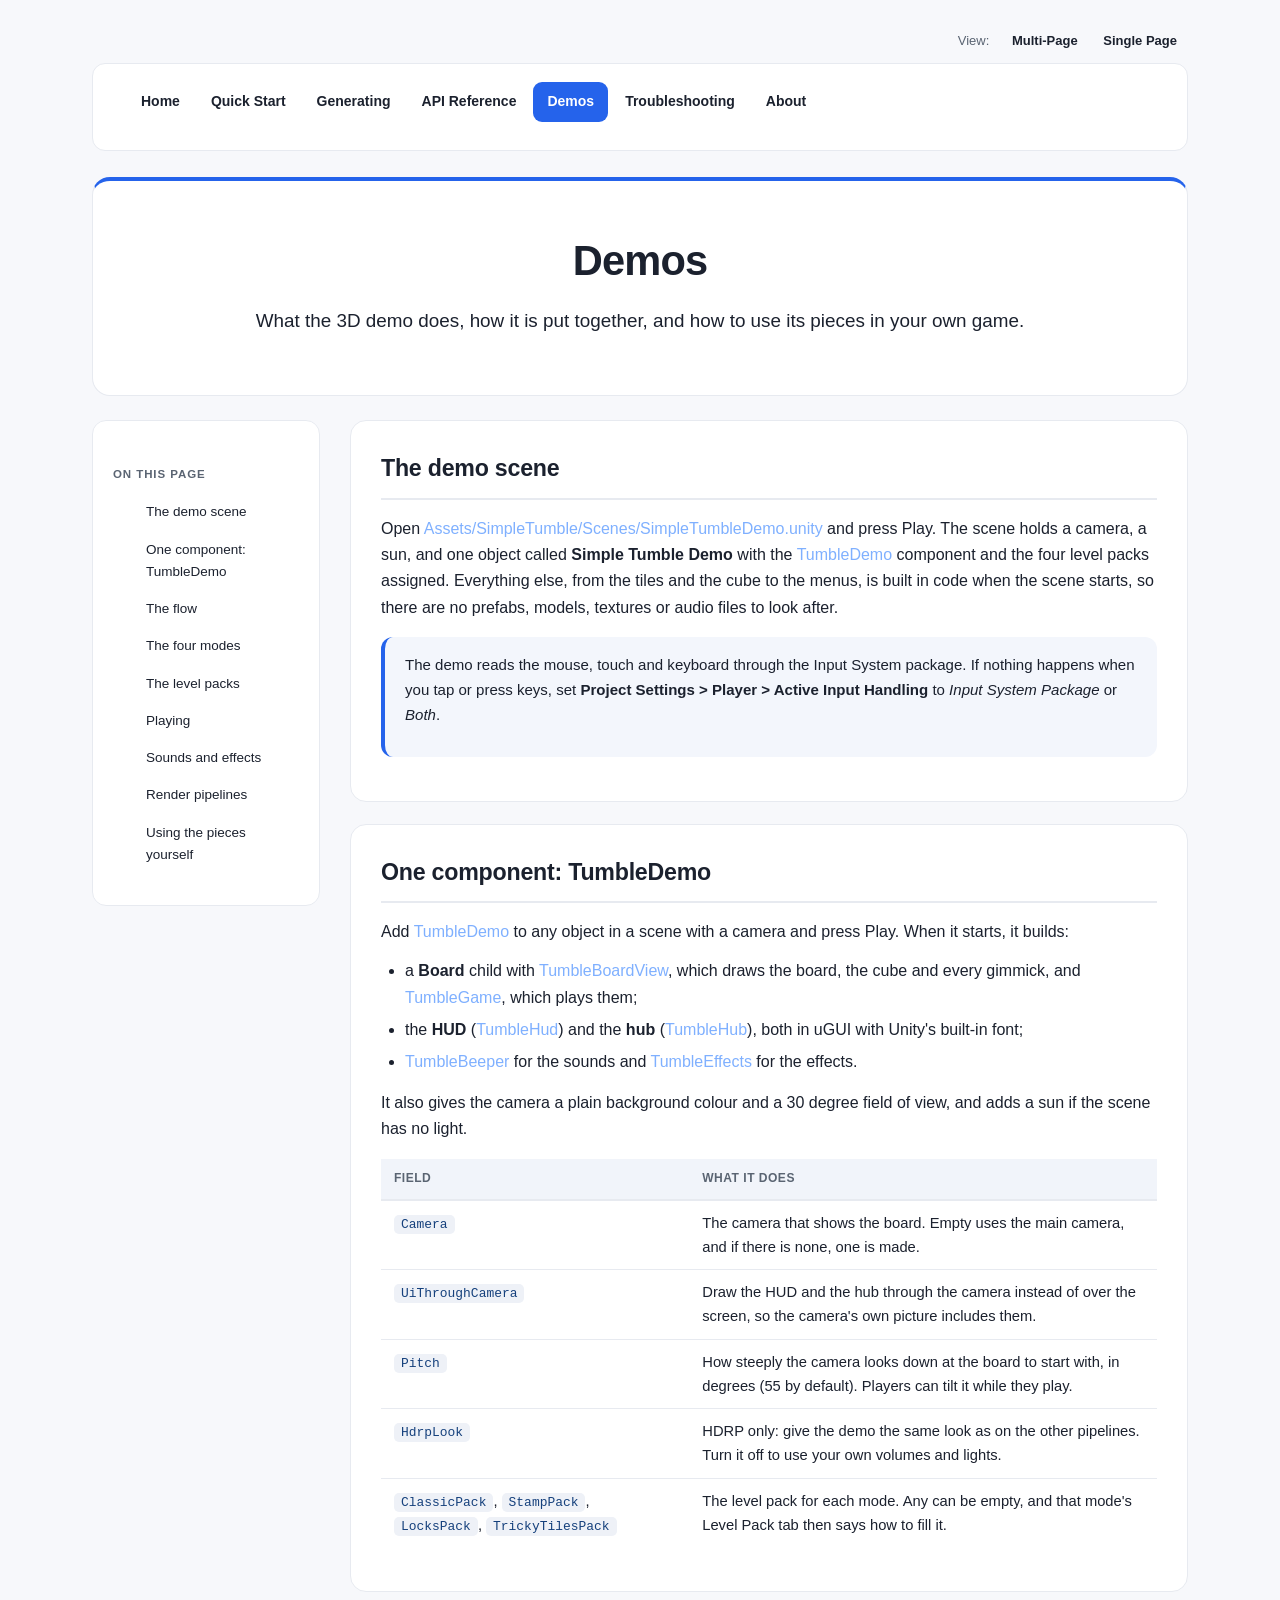
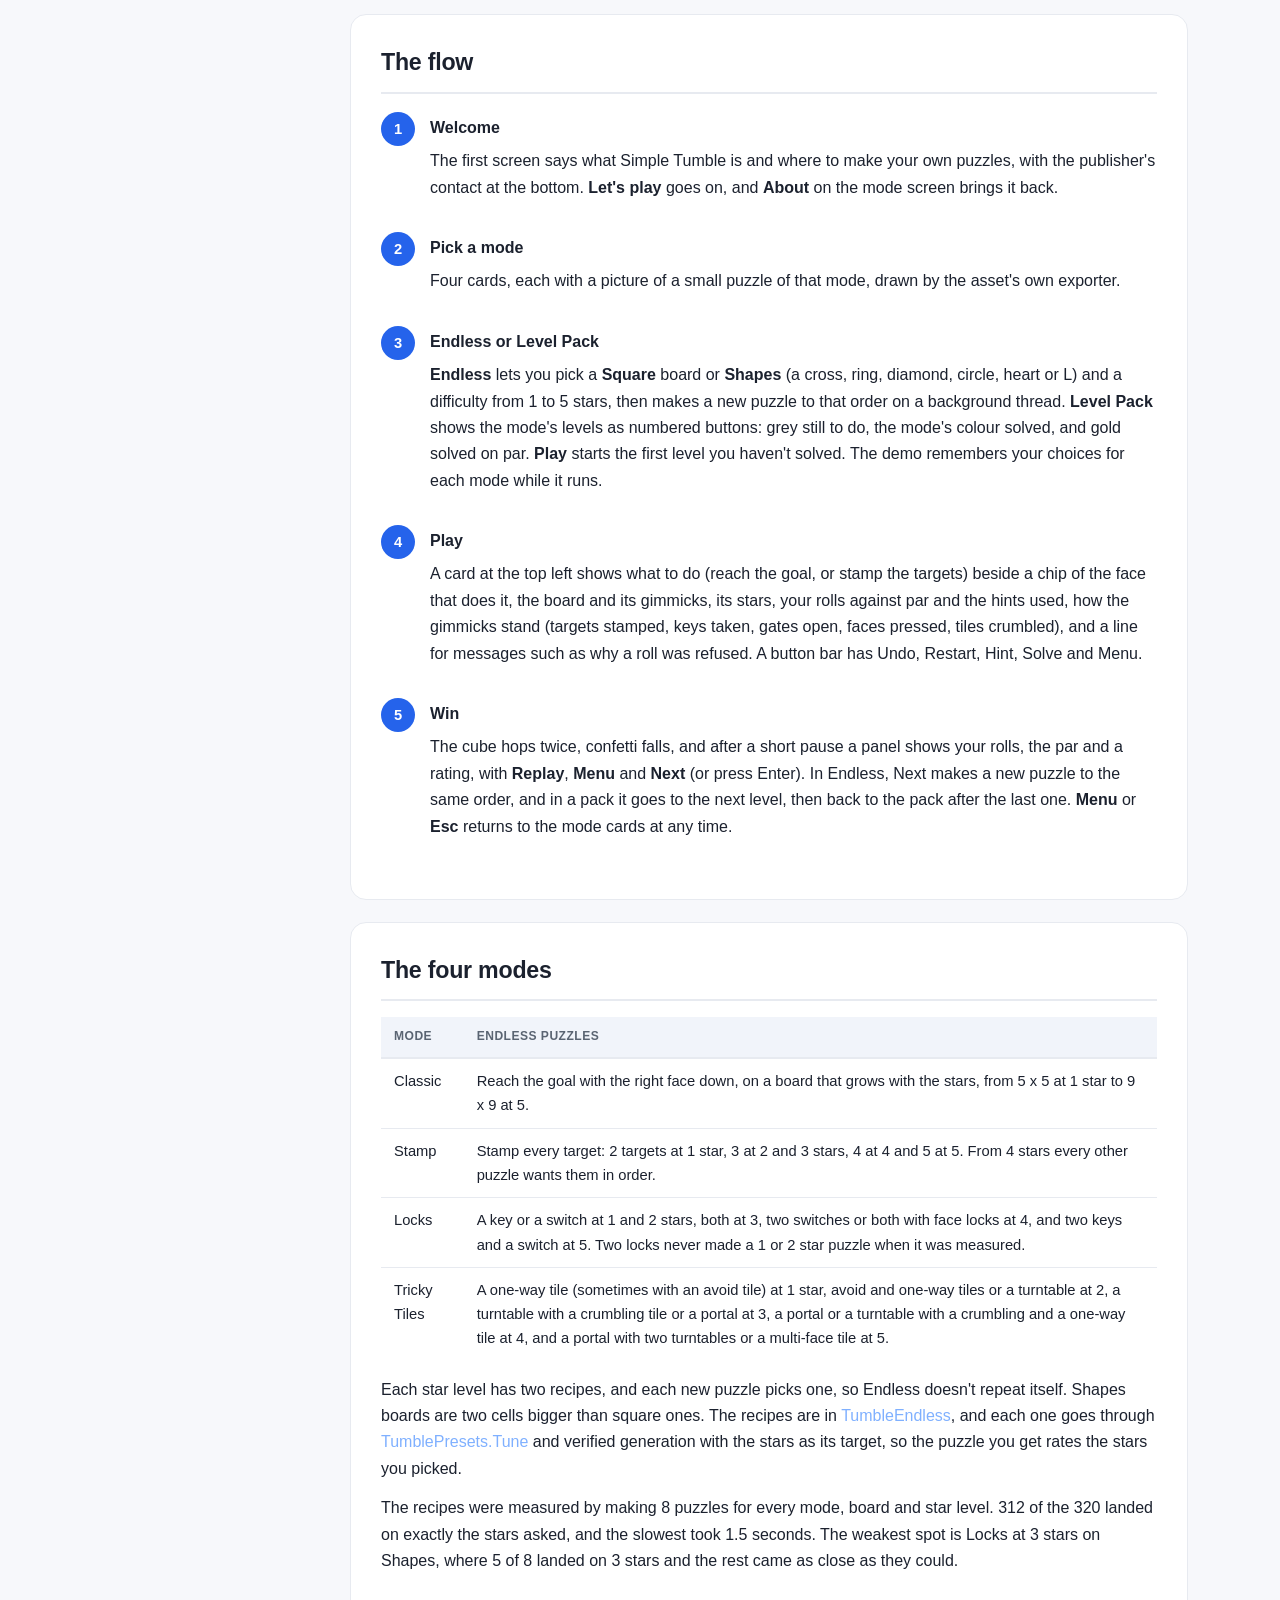
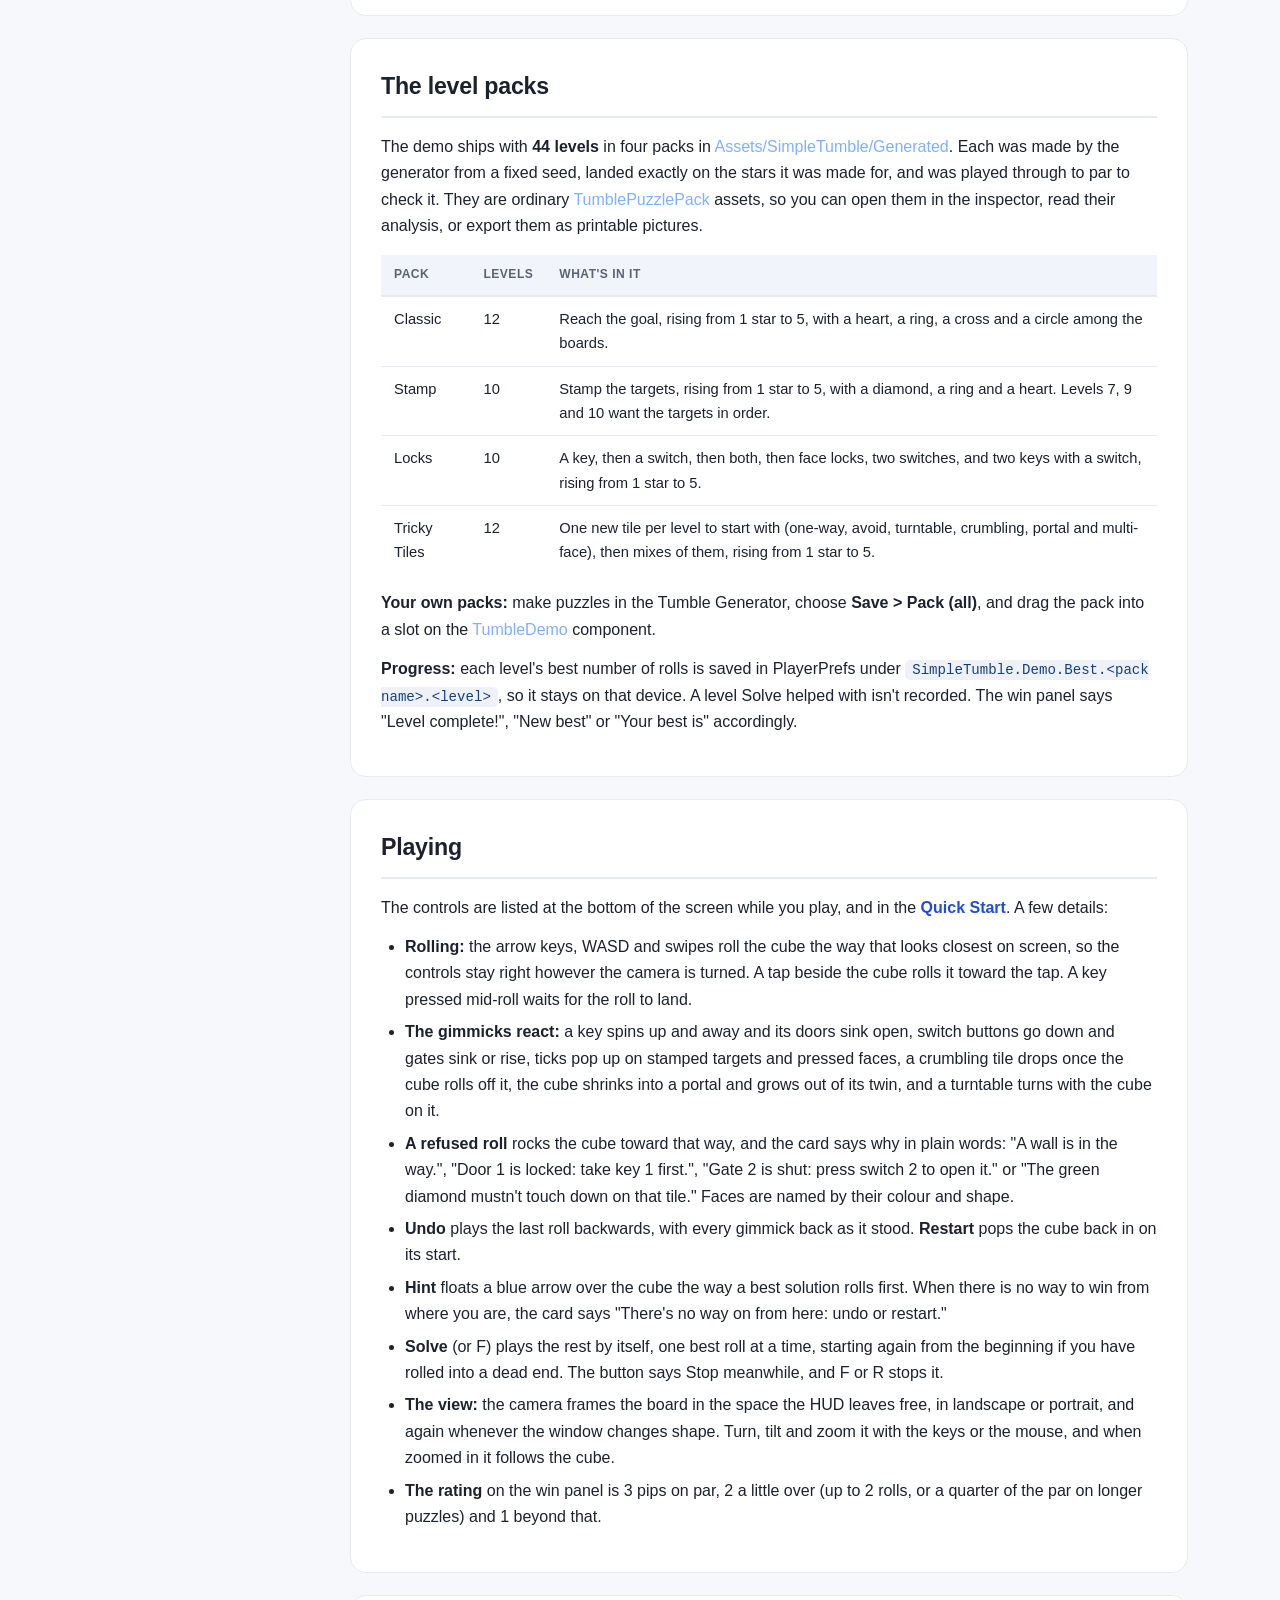
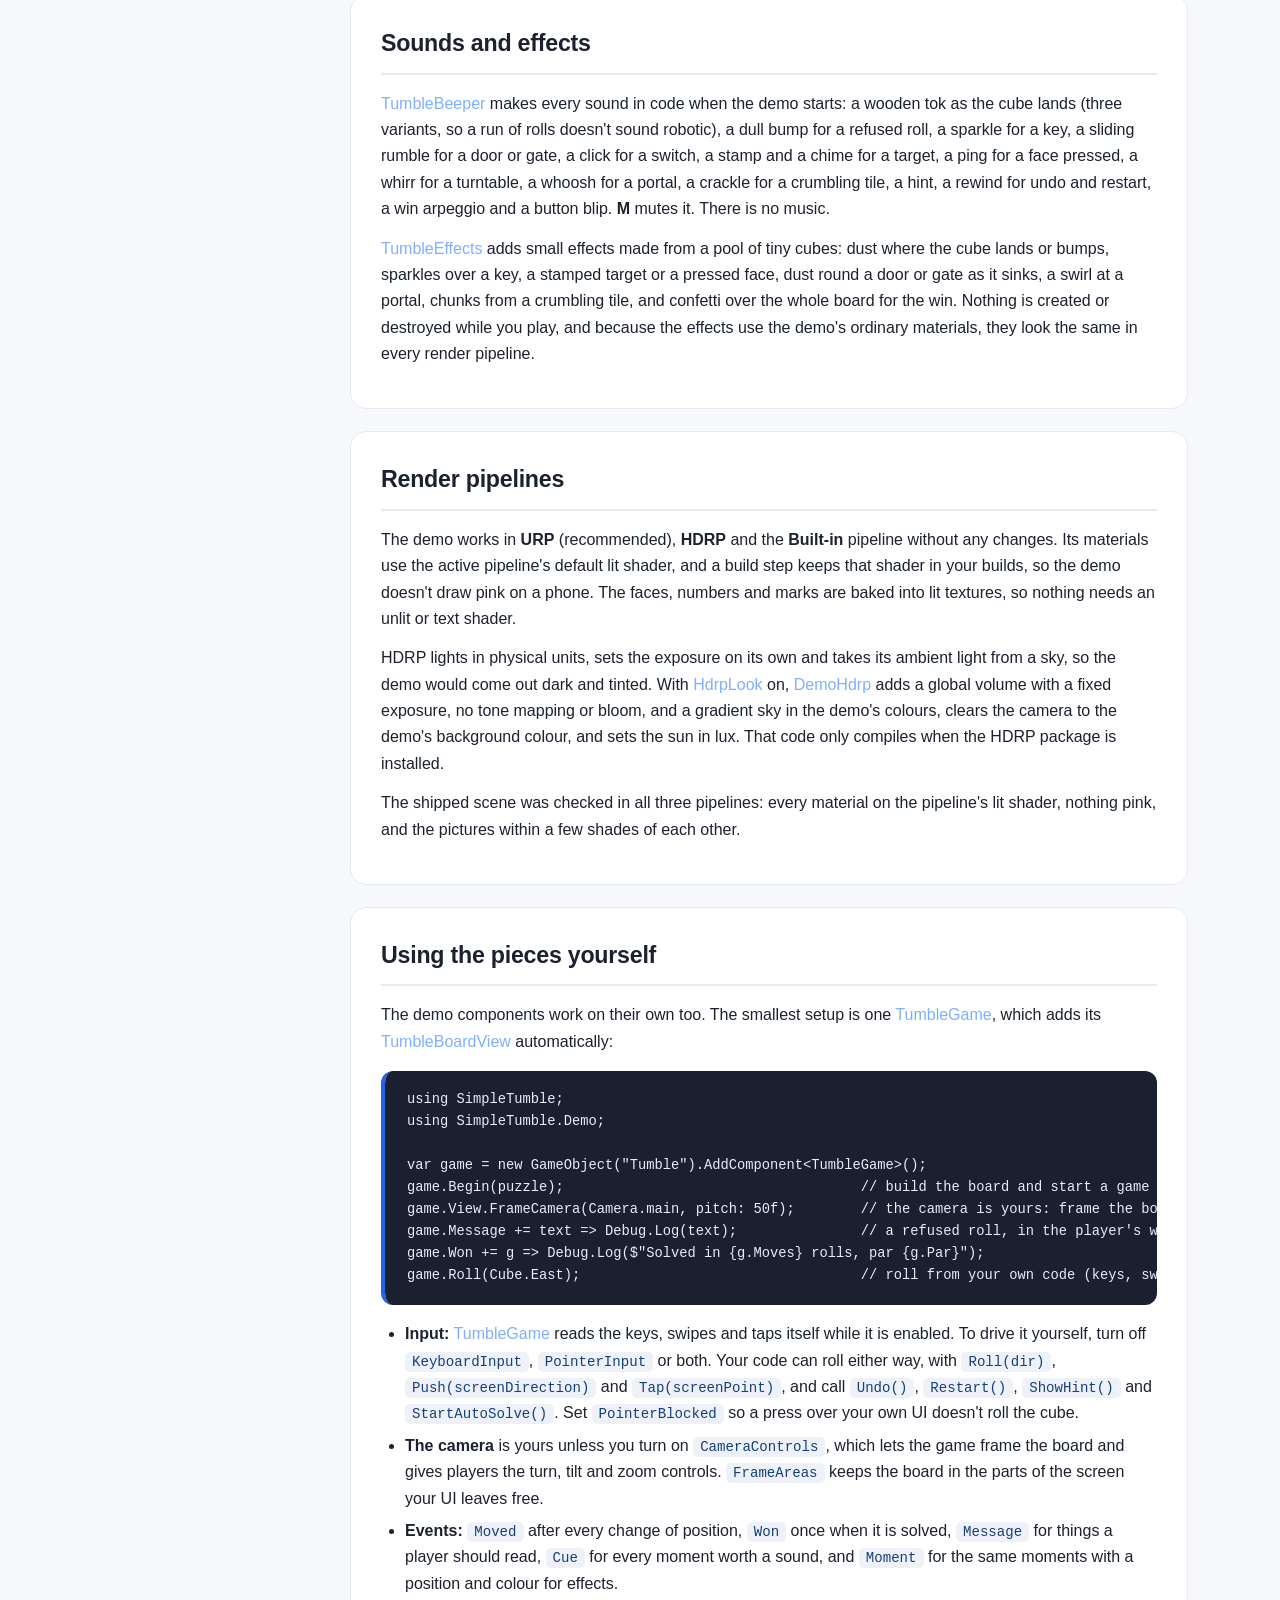
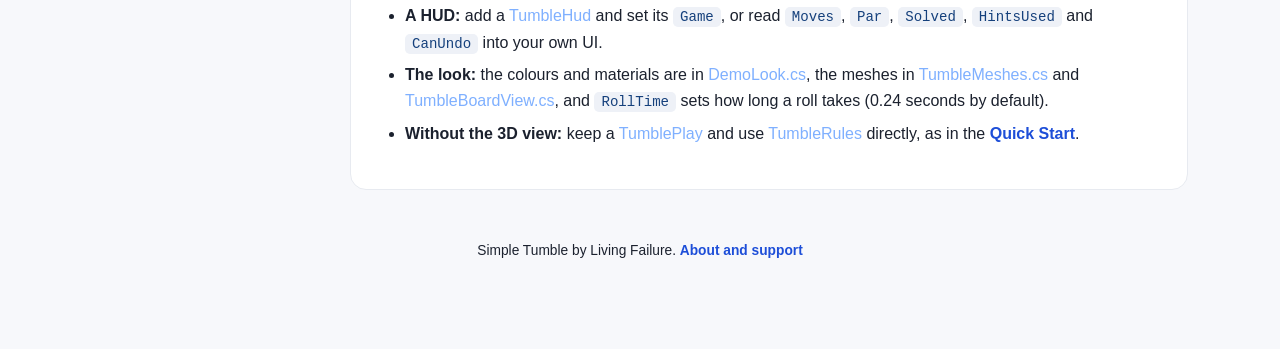
<file: demos.html>
<!DOCTYPE html>
<html lang="en">
<head>
<meta charset="UTF-8">
<meta name="viewport" content="width=device-width, initial-scale=1.0">
<title>Simple Tumble - Demos</title>
<link rel="stylesheet" href="assets/styles.css">
</head>
<body>
<div class="page-wrap">

  <div class="format-selector" id="top">
    <span class="format-label">View:</span>
    <a href="index.html" class="format-link">Multi-Page</a>
    <a href="single-page.html" class="format-link">Single Page</a>
  </div>

  <nav class="navbar"><ul>
    <li><a href="index.html">Home</a></li>
    <li><a href="quick-start.html">Quick Start</a></li>
    <li><a href="generating.html">Generating</a></li>
    <li><a href="api-reference.html">API Reference</a></li>
    <li><a href="demos.html" class="active">Demos</a></li>
    <li><a href="troubleshooting.html">Troubleshooting</a></li>
    <li><a href="about.html">About</a></li>
  </ul></nav>

  <div class="hero">
    <h1>Demos</h1>
    <p class="tagline">What the 3D demo does, how it is put together, and how to use its pieces in your own game.</p>
  </div>

  <div class="page-layout">
    <aside class="toc">
      <h3>On this page</h3>
      <ul>
        <li><a href="#scene">The demo scene</a></li>
        <li><a href="#component">One component: TumbleDemo</a></li>
        <li><a href="#flow">The flow</a></li>
        <li><a href="#modes">The four modes</a></li>
        <li><a href="#packs">The level packs</a></li>
        <li><a href="#playing">Playing</a></li>
        <li><a href="#sound">Sounds and effects</a></li>
        <li><a href="#pipelines">Render pipelines</a></li>
        <li><a href="#own">Using the pieces yourself</a></li>
      </ul>
    </aside>
    <main class="content">

      <div class="section">
        <h2 id="scene">The demo scene</h2>
        <p>Open <span class="k">Assets/SimpleTumble/Scenes/SimpleTumbleDemo.unity</span> and press Play. The scene holds a
          camera, a sun, and one object called <strong>Simple Tumble Demo</strong> with the
          <span class="k">TumbleDemo</span> component and the four level packs assigned. Everything else, from the tiles and
          the cube to the menus, is built in code when the scene starts, so there are no prefabs, models, textures or audio
          files to look after.</p>
        <div class="callout info"><p>The demo reads the mouse, touch and keyboard through the Input System package. If
          nothing happens when you tap or press keys, set <strong>Project Settings &gt; Player &gt; Active Input
          Handling</strong> to <em>Input System Package</em> or <em>Both</em>.</p></div>
      </div>

      <div class="section">
        <h2 id="component">One component: TumbleDemo</h2>
        <p>Add <span class="k">TumbleDemo</span> to any object in a scene with a camera and press Play. When it starts, it
          builds:</p>
        <ul>
          <li>a <strong>Board</strong> child with <span class="k">TumbleBoardView</span>, which draws the board, the cube and
            every gimmick, and <span class="k">TumbleGame</span>, which plays them;</li>
          <li>the <strong>HUD</strong> (<span class="k">TumbleHud</span>) and the <strong>hub</strong>
            (<span class="k">TumbleHub</span>), both in uGUI with Unity's built-in font;</li>
          <li><span class="k">TumbleBeeper</span> for the sounds and <span class="k">TumbleEffects</span> for the
            effects.</li>
        </ul>
        <p>It also gives the camera a plain background colour and a 30 degree field of view, and adds a sun if the scene
          has no light.</p>
        <table>
          <tr><th>Field</th><th>What it does</th></tr>
          <tr><td><code>Camera</code></td><td>The camera that shows the board. Empty uses the main camera, and if there is
            none, one is made.</td></tr>
          <tr><td><code>UiThroughCamera</code></td><td>Draw the HUD and the hub through the camera instead of over the
            screen, so the camera's own picture includes them.</td></tr>
          <tr><td><code>Pitch</code></td><td>How steeply the camera looks down at the board to start with, in degrees (55 by
            default). Players can tilt it while they play.</td></tr>
          <tr><td><code>HdrpLook</code></td><td>HDRP only: give the demo the same look as on the other pipelines. Turn it
            off to use your own volumes and lights.</td></tr>
          <tr><td><code>ClassicPack</code>, <code>StampPack</code>, <code>LocksPack</code>,
            <code>TrickyTilesPack</code></td><td>The level pack for each mode. Any can be empty, and that mode's Level Pack
            tab then says how to fill it.</td></tr>
        </table>
      </div>

      <div class="section">
        <h2 id="flow">The flow</h2>
        <div class="step"><div class="step-number">1</div><div class="step-content">
          <h4>Welcome</h4><p>The first screen says what Simple Tumble is and where to make your own puzzles, with the
          publisher's contact at the bottom. <strong>Let's play</strong> goes on, and <strong>About</strong> on the mode
          screen brings it back.</p></div></div>
        <div class="step"><div class="step-number">2</div><div class="step-content">
          <h4>Pick a mode</h4><p>Four cards, each with a picture of a small puzzle of that mode, drawn by the asset's own
          exporter.</p></div></div>
        <div class="step"><div class="step-number">3</div><div class="step-content">
          <h4>Endless or Level Pack</h4><p><strong>Endless</strong> lets you pick a <strong>Square</strong> board or
          <strong>Shapes</strong> (a cross, ring, diamond, circle, heart or L) and a difficulty from 1 to 5 stars, then
          makes a new puzzle to that order on a background thread. <strong>Level Pack</strong> shows the mode's levels as
          numbered buttons: grey still to do, the mode's colour solved, and gold solved on par. <strong>Play</strong>
          starts the first level you haven't solved. The demo remembers your choices for each mode while it
          runs.</p></div></div>
        <div class="step"><div class="step-number">4</div><div class="step-content">
          <h4>Play</h4><p>A card at the top left shows what to do (reach the goal, or stamp the targets) beside a chip of
          the face that does it, the board and its gimmicks, its stars, your rolls against par and the hints used, how
          the gimmicks stand (targets stamped, keys taken, gates open, faces pressed, tiles crumbled), and a line for
          messages such as why a roll was refused. A button bar has Undo, Restart, Hint, Solve and Menu.</p></div></div>
        <div class="step"><div class="step-number">5</div><div class="step-content">
          <h4>Win</h4><p>The cube hops twice, confetti falls, and after a short pause a panel shows your rolls, the par
          and a rating, with <strong>Replay</strong>, <strong>Menu</strong> and <strong>Next</strong> (or press Enter). In
          Endless, Next makes a new puzzle to the same order, and in a pack it goes to the next level, then back to the
          pack after the last one. <strong>Menu</strong> or <strong>Esc</strong> returns to the mode cards at any
          time.</p></div></div>
      </div>

      <div class="section">
        <h2 id="modes">The four modes</h2>
        <table>
          <tr><th>Mode</th><th>Endless puzzles</th></tr>
          <tr><td>Classic</td><td>Reach the goal with the right face down, on a board that grows with the stars, from 5 x 5
            at 1 star to 9 x 9 at 5.</td></tr>
          <tr><td>Stamp</td><td>Stamp every target: 2 targets at 1 star, 3 at 2 and 3 stars, 4 at 4 and 5 at 5. From 4
            stars every other puzzle wants them in order.</td></tr>
          <tr><td>Locks</td><td>A key or a switch at 1 and 2 stars, both at 3, two switches or both with face locks at 4,
            and two keys and a switch at 5. Two locks never made a 1 or 2 star puzzle when it was measured.</td></tr>
          <tr><td>Tricky Tiles</td><td>A one-way tile (sometimes with an avoid tile) at 1 star, avoid and one-way tiles or a turntable
            at 2, a turntable with a crumbling tile or a portal at 3, a portal or a turntable with a crumbling and a one-way
            tile at 4, and a portal with two turntables or a multi-face tile at 5.</td></tr>
        </table>
        <p>Each star level has two recipes, and each new puzzle picks one, so Endless doesn't repeat itself. Shapes boards
          are two cells bigger than square ones. The recipes are in <span class="k">TumbleEndless</span>, and each one goes
          through <span class="k">TumblePresets.Tune</span> and verified generation with the stars as its target, so the
          puzzle you get rates the stars you picked.</p>
        <p>The recipes were measured by making 8 puzzles for every mode, board and star level. 312 of the 320 landed on
          exactly the stars asked, and the slowest took 1.5 seconds. The weakest spot is Locks at 3 stars on Shapes, where 5
          of 8 landed on 3 stars and the rest came as close as they could.</p>
      </div>

      <div class="section">
        <h2 id="packs">The level packs</h2>
        <p>The demo ships with <strong>44 levels</strong> in four packs in
          <span class="k">Assets/SimpleTumble/Generated</span>. Each was made by the generator from a fixed seed, landed
          exactly on the stars it was made for, and was played through to par to check it. They are ordinary
          <span class="k">TumblePuzzlePack</span> assets, so you can open them in the inspector, read their analysis, or
          export them as printable pictures.</p>
        <table>
          <tr><th>Pack</th><th>Levels</th><th>What's in it</th></tr>
          <tr><td>Classic</td><td>12</td><td>Reach the goal, rising from 1 star to 5, with a heart, a ring, a cross and a
            circle among the boards.</td></tr>
          <tr><td>Stamp</td><td>10</td><td>Stamp the targets, rising from 1 star to 5, with a diamond, a ring and a heart.
            Levels 7, 9 and 10 want the targets in order.</td></tr>
          <tr><td>Locks</td><td>10</td><td>A key, then a switch, then both, then face locks, two switches, and two keys with
            a switch, rising from 1 star to 5.</td></tr>
          <tr><td>Tricky Tiles</td><td>12</td><td>One new tile per level to start with (one-way, avoid, turntable,
            crumbling, portal and multi-face), then mixes of them, rising from 1 star to 5.</td></tr>
        </table>
        <p><strong>Your own packs:</strong> make puzzles in the Tumble Generator, choose <strong>Save &gt; Pack
          (all)</strong>, and drag the pack into a slot on the <span class="k">TumbleDemo</span> component.</p>
        <p><strong>Progress:</strong> each level's best number of rolls is saved in PlayerPrefs under
          <code>SimpleTumble.Demo.Best.&lt;pack name&gt;.&lt;level&gt;</code>, so it stays on that device. A level Solve
          helped with isn't recorded. The win panel says "Level complete!", "New best" or "Your best is"
          accordingly.</p>
      </div>

      <div class="section">
        <h2 id="playing">Playing</h2>
        <p>The controls are listed at the bottom of the screen while you play, and in the
          <a href="quick-start.html#play">Quick Start</a>. A few details:</p>
        <ul>
          <li><strong>Rolling:</strong> the arrow keys, WASD and swipes roll the cube the way that looks closest on screen,
            so the controls stay right however the camera is turned. A tap beside the cube rolls it toward the tap. A key
            pressed mid-roll waits for the roll to land.</li>
          <li><strong>The gimmicks react:</strong> a key spins up and away and its doors sink open, switch buttons go
            down and gates sink or rise, ticks pop up on stamped targets and pressed faces, a crumbling tile drops once
            the cube rolls off it, the cube shrinks into a portal and grows out of its twin, and a turntable turns with
            the cube on it.</li>
          <li><strong>A refused roll</strong> rocks the cube toward that way, and the card says why in plain words: "A wall
            is in the way.", "Door 1 is locked: take key 1 first.", "Gate 2 is shut: press switch 2 to open it." or "The
            green diamond mustn't touch down on that tile." Faces are named by their colour and shape.</li>
          <li><strong>Undo</strong> plays the last roll backwards, with every gimmick back as it stood.
            <strong>Restart</strong> pops the cube back in on its start.</li>
          <li><strong>Hint</strong> floats a blue arrow over the cube the way a best solution rolls first. When there is
            no way to win from where you are, the card says "There's no way on from here: undo or restart."</li>
          <li><strong>Solve</strong> (or F) plays the rest by itself, one best roll at a time, starting again from the
            beginning if you have rolled into a dead end. The button says Stop meanwhile, and F or R stops it.</li>
          <li><strong>The view:</strong> the camera frames the board in the space the HUD leaves free, in landscape or
            portrait, and again whenever the window changes shape. Turn, tilt and zoom it with the keys or the mouse, and
            when zoomed in it follows the cube.</li>
          <li><strong>The rating</strong> on the win panel is 3 pips on par, 2 a little over (up to 2 rolls, or a quarter of
            the par on longer puzzles) and 1 beyond that.</li>
        </ul>
      </div>

      <div class="section">
        <h2 id="sound">Sounds and effects</h2>
        <p><span class="k">TumbleBeeper</span> makes every sound in code when the demo starts: a wooden tok as the cube
          lands (three variants, so a run of rolls doesn't sound robotic), a dull bump for a refused roll, a sparkle for a
          key, a sliding rumble for a door or gate, a click for a switch, a stamp and a chime for a target, a ping for a
          face pressed, a whirr for a turntable, a whoosh for a portal, a crackle for a crumbling tile, a hint, a rewind
          for undo and restart, a win arpeggio and a button blip. <strong>M</strong> mutes it. There is no music.</p>
        <p><span class="k">TumbleEffects</span> adds small effects made from a pool of tiny cubes: dust where the cube
          lands or bumps, sparkles over a key, a stamped target or a pressed face, dust round a door or gate as it sinks, a
          swirl at a portal, chunks from a crumbling tile, and confetti over the whole board for the win. Nothing is
          created or destroyed while you play, and because the effects use the demo's ordinary materials, they look the
          same in every render pipeline.</p>
      </div>

      <div class="section">
        <h2 id="pipelines">Render pipelines</h2>
        <p>The demo works in <strong>URP</strong> (recommended), <strong>HDRP</strong> and the <strong>Built-in</strong>
          pipeline without any changes. Its materials use the active pipeline's default lit shader, and a build step keeps
          that shader in your builds, so the demo doesn't draw pink on a phone. The faces, numbers and marks are baked into
          lit textures, so nothing needs an unlit or text shader.</p>
        <p>HDRP lights in physical units, sets the exposure on its own and takes its ambient light from a sky, so the demo
          would come out dark and tinted. With <span class="k">HdrpLook</span> on, <span class="k">DemoHdrp</span> adds a
          global volume with a fixed exposure, no tone mapping or bloom, and a gradient sky in the demo's colours, clears
          the camera to the demo's background colour, and sets the sun in lux. That code only compiles when the HDRP
          package is installed.</p>
        <p>The shipped scene was checked in all three pipelines: every material on the pipeline's lit shader, nothing pink,
          and the pictures within a few shades of each other.</p>
      </div>

      <div class="section">
        <h2 id="own">Using the pieces yourself</h2>
        <p>The demo components work on their own too. The smallest setup is one <span class="k">TumbleGame</span>, which
          adds its <span class="k">TumbleBoardView</span> automatically:</p>
<pre><code>using SimpleTumble;
using SimpleTumble.Demo;

var game = new GameObject("Tumble").AddComponent&lt;TumbleGame&gt;();
game.Begin(puzzle);                                    // build the board and start a game
game.View.FrameCamera(Camera.main, pitch: 50f);        // the camera is yours: frame the board once
game.Message += text =&gt; Debug.Log(text);               // a refused roll, in the player's words
game.Won += g =&gt; Debug.Log($"Solved in {g.Moves} rolls, par {g.Par}");
game.Roll(Cube.East);                                  // roll from your own code (keys, swipes and taps work too)</code></pre>
        <ul>
          <li><strong>Input:</strong> <span class="k">TumbleGame</span> reads the keys, swipes and taps itself while it is
            enabled. To drive it yourself, turn off <code>KeyboardInput</code>, <code>PointerInput</code> or both. Your
            code can roll either way, with <code>Roll(dir)</code>, <code>Push(screenDirection)</code> and
            <code>Tap(screenPoint)</code>, and call <code>Undo()</code>, <code>Restart()</code>, <code>ShowHint()</code>
            and <code>StartAutoSolve()</code>. Set <code>PointerBlocked</code> so a press over your own UI doesn't roll the
            cube.</li>
          <li><strong>The camera</strong> is yours unless you turn on <code>CameraControls</code>, which lets the game frame
            the board and gives players the turn, tilt and zoom controls. <code>FrameAreas</code> keeps the board in the
            parts of the screen your UI leaves free.</li>
          <li><strong>Events:</strong> <code>Moved</code> after every change of position, <code>Won</code> once when it is
            solved, <code>Message</code> for things a player should read, <code>Cue</code> for every moment worth a sound,
            and <code>Moment</code> for the same moments with a position and colour for effects.</li>
          <li><strong>A HUD:</strong> add a <span class="k">TumbleHud</span> and set its <code>Game</code>, or read
            <code>Moves</code>, <code>Par</code>, <code>Solved</code>, <code>HintsUsed</code> and <code>CanUndo</code> into
            your own UI.</li>
          <li><strong>The look:</strong> the colours and materials are in <span class="k">DemoLook.cs</span>, the meshes
            in <span class="k">TumbleMeshes.cs</span> and <span class="k">TumbleBoardView.cs</span>, and
            <code>RollTime</code> sets how long a roll takes (0.24 seconds by default).</li>
          <li><strong>Without the 3D view:</strong> keep a <span class="k">TumblePlay</span> and use
            <span class="k">TumbleRules</span> directly, as in the <a href="quick-start.html#own">Quick Start</a>.</li>
        </ul>
      </div>

    </main>
  </div>

  <div class="footer">
    <p>Simple Tumble by Living Failure. <a href="about.html">About and support</a></p>
  </div>

</div>
</body>
</html>
</file>
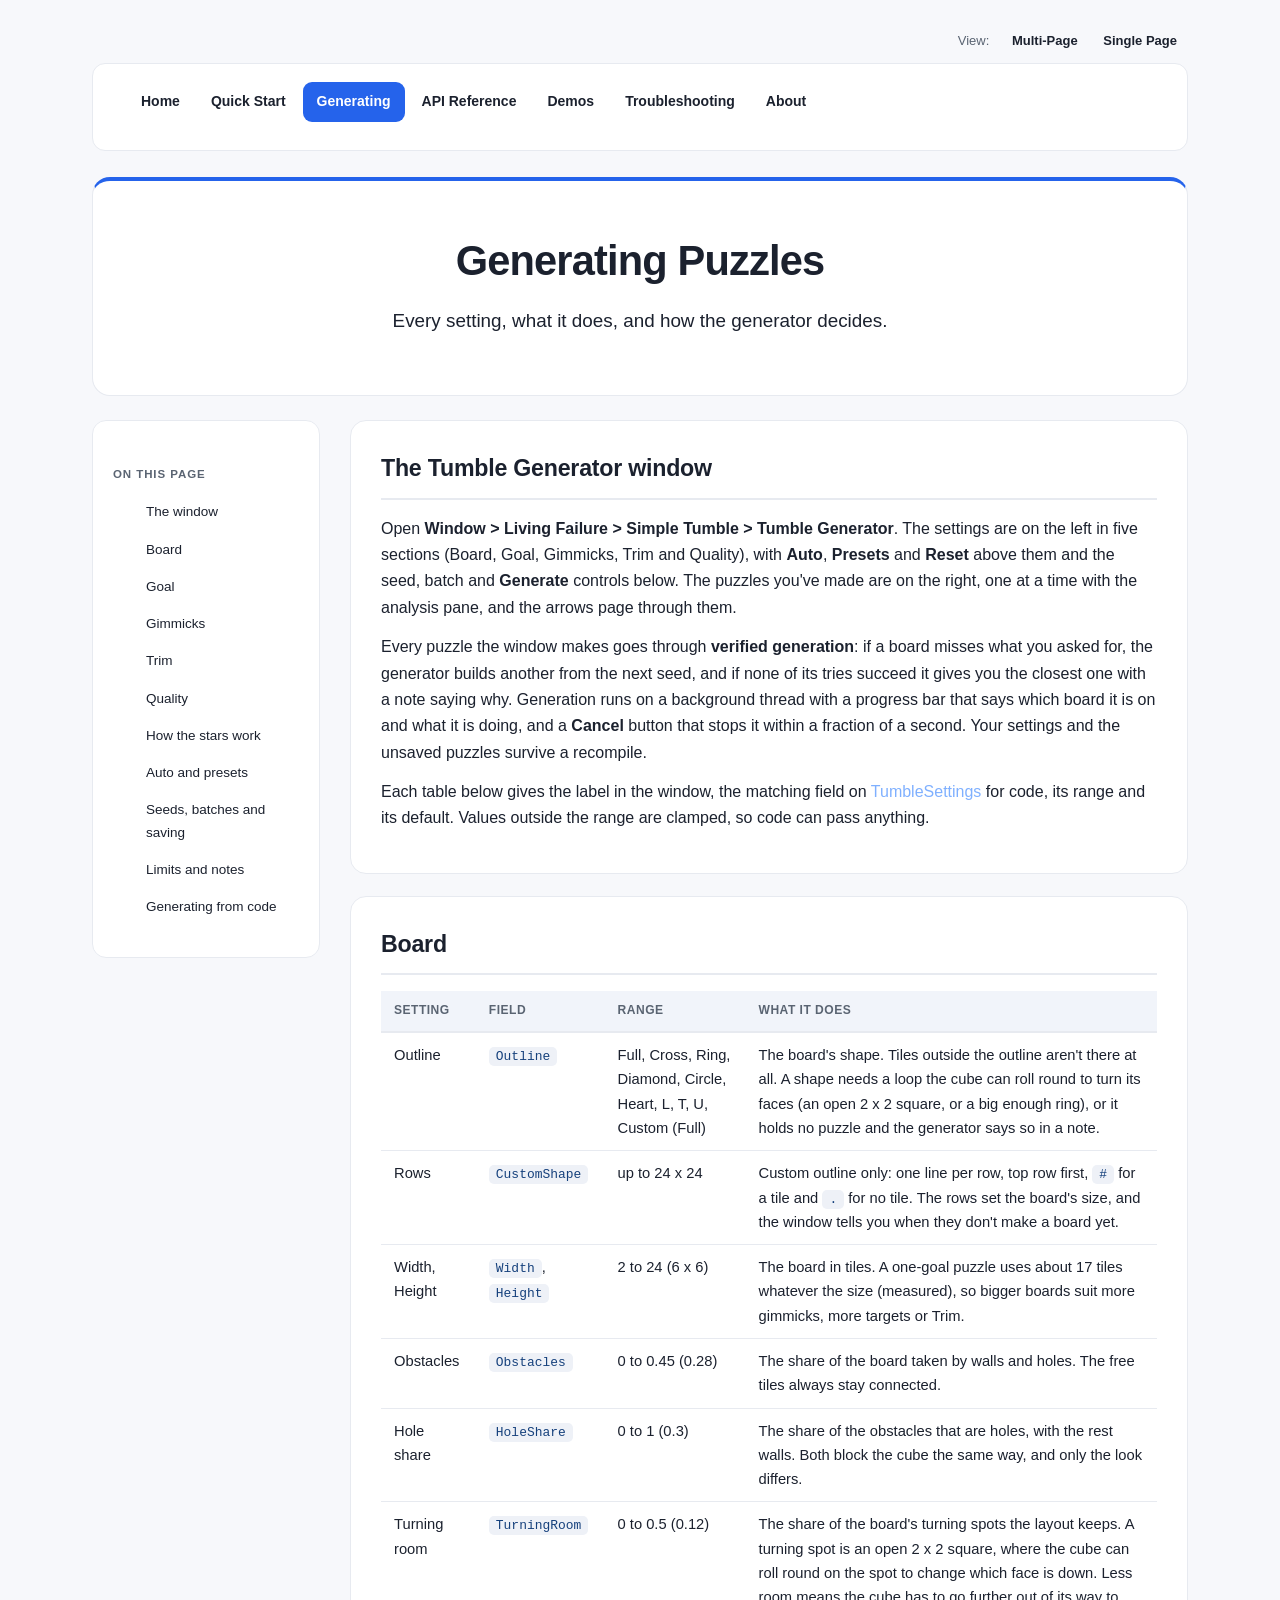
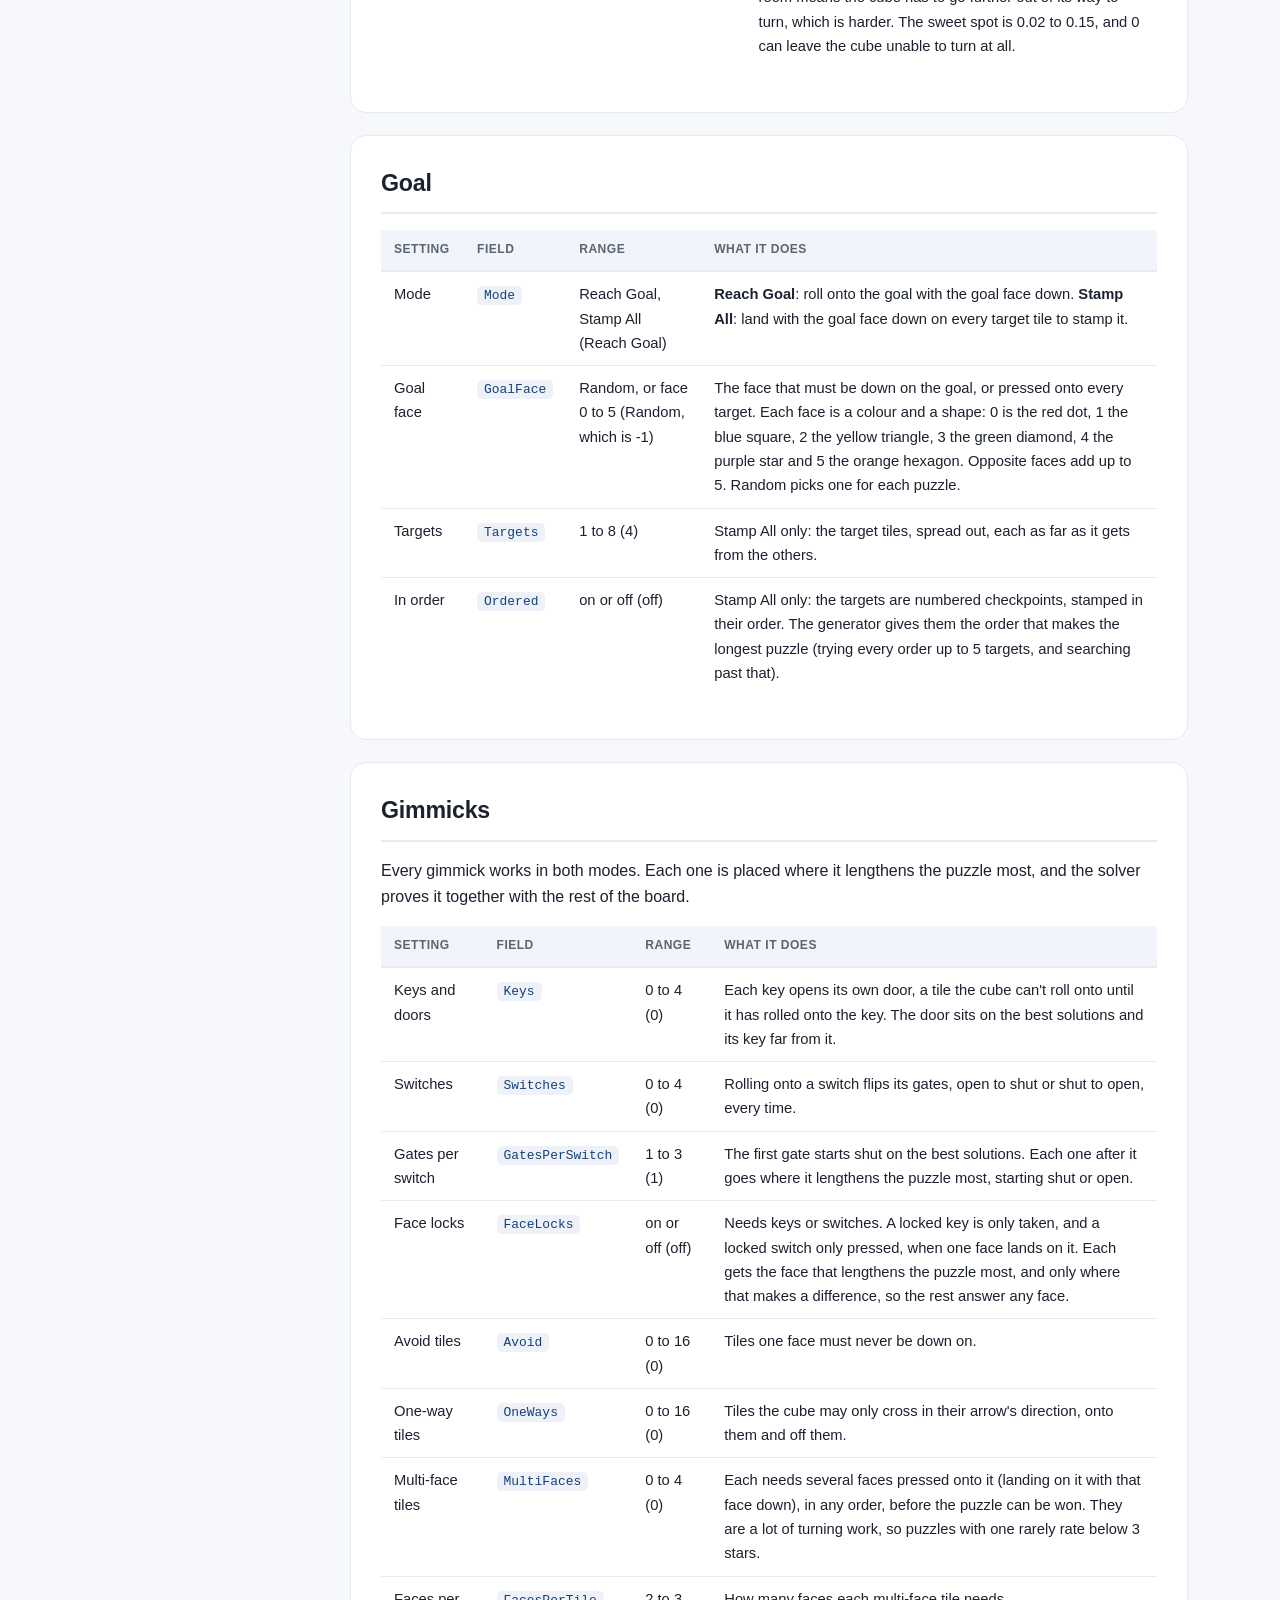
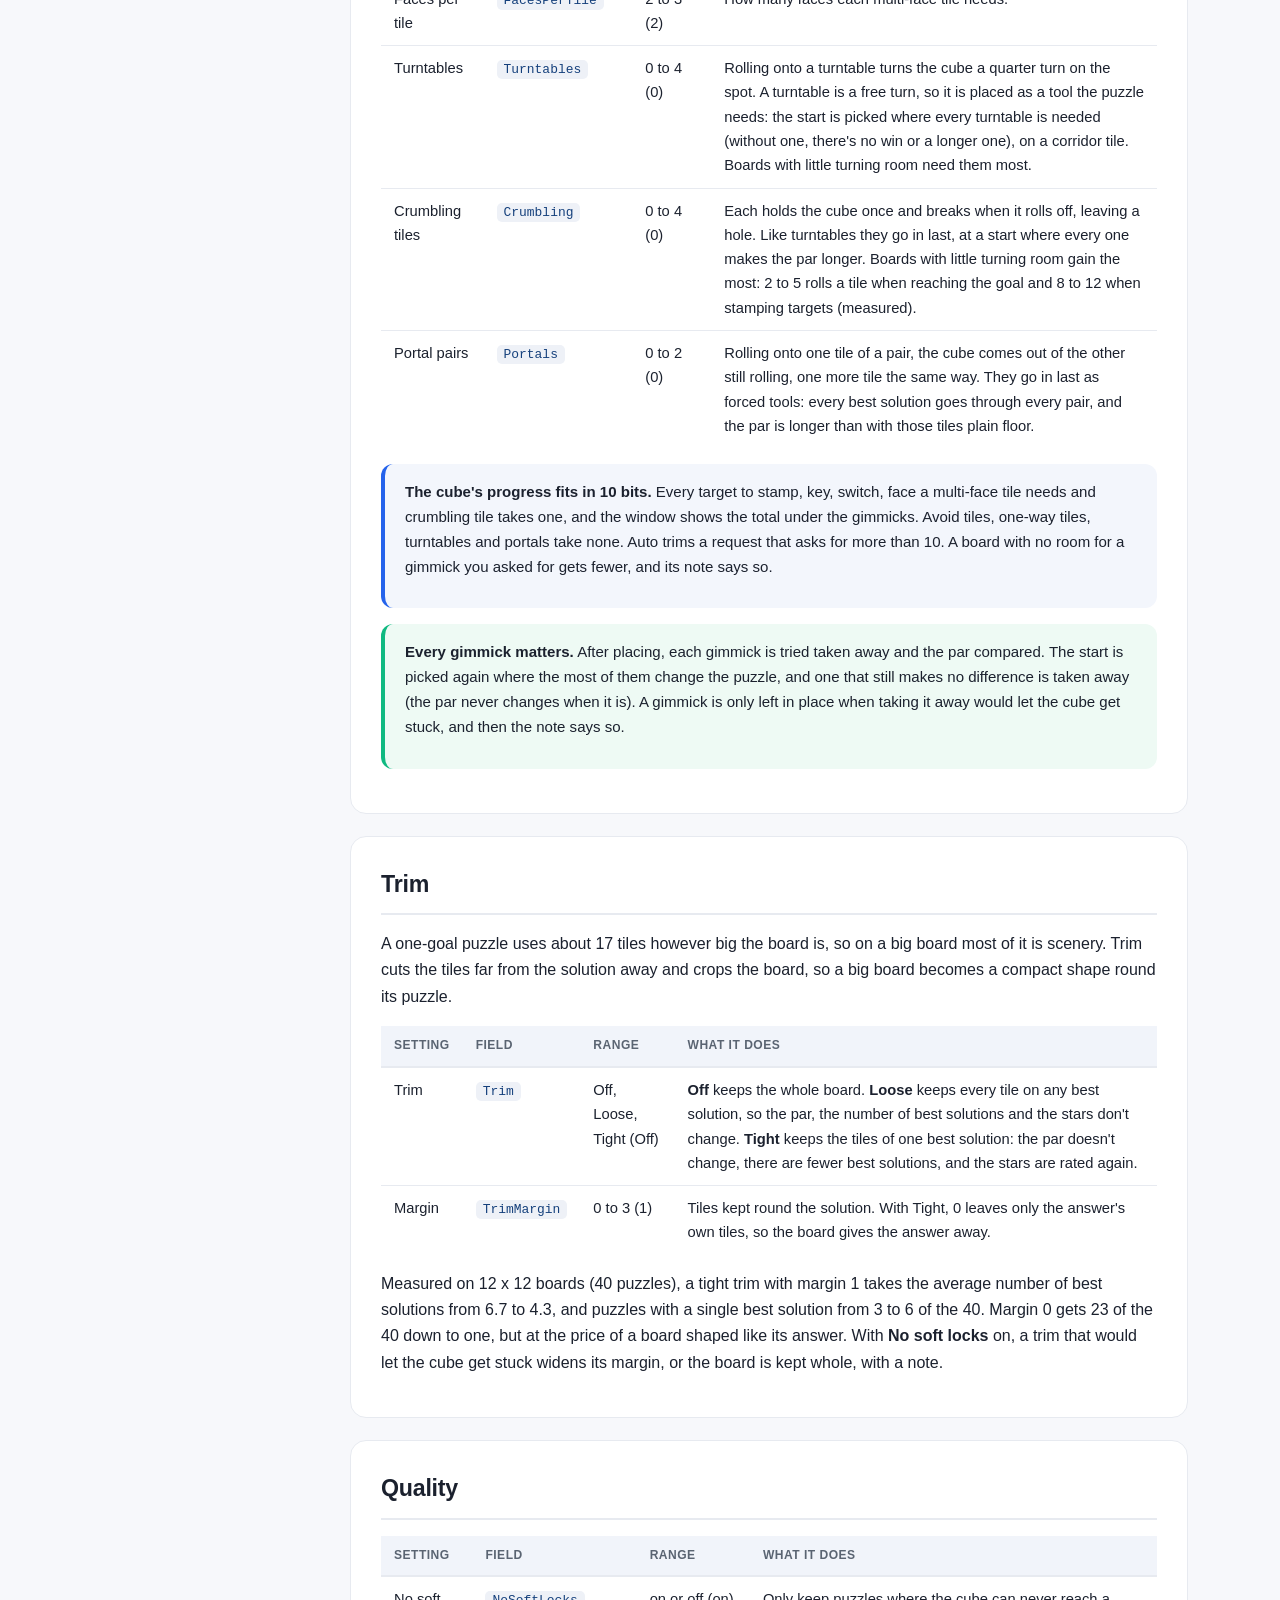
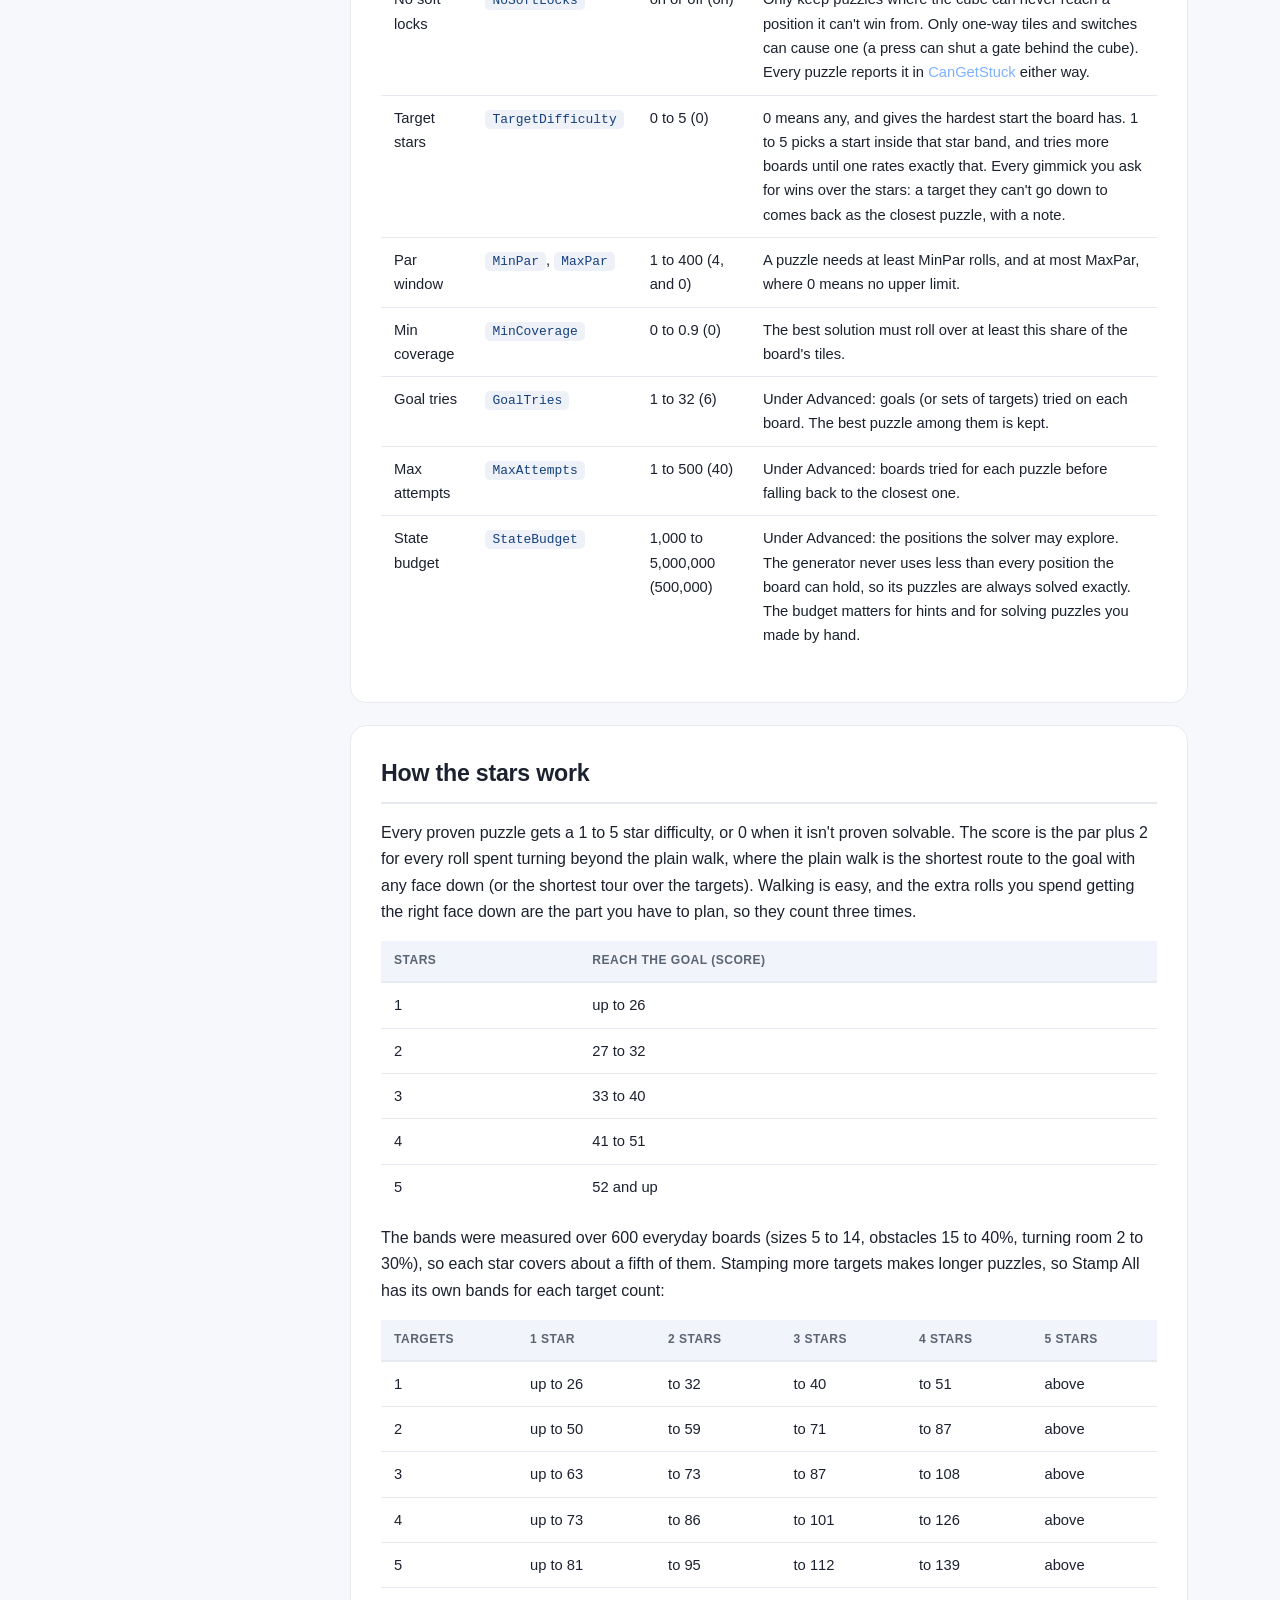
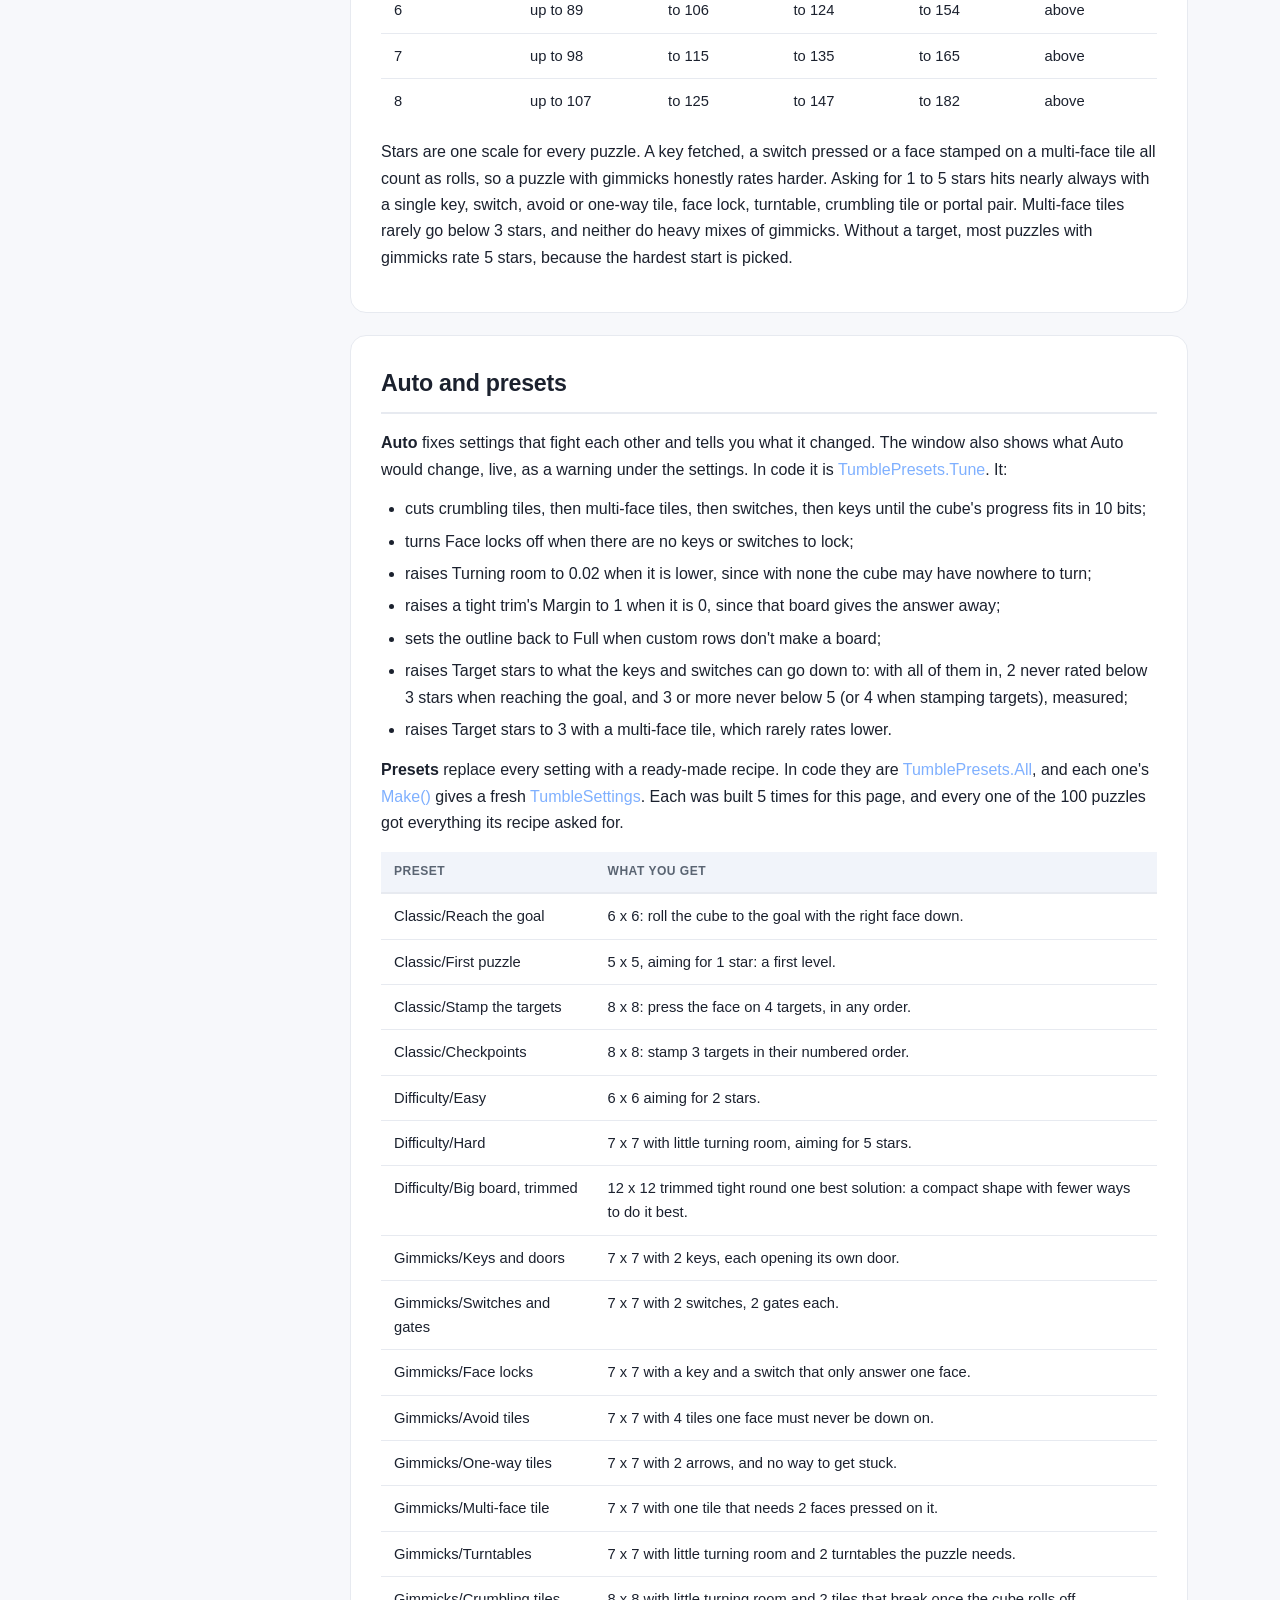
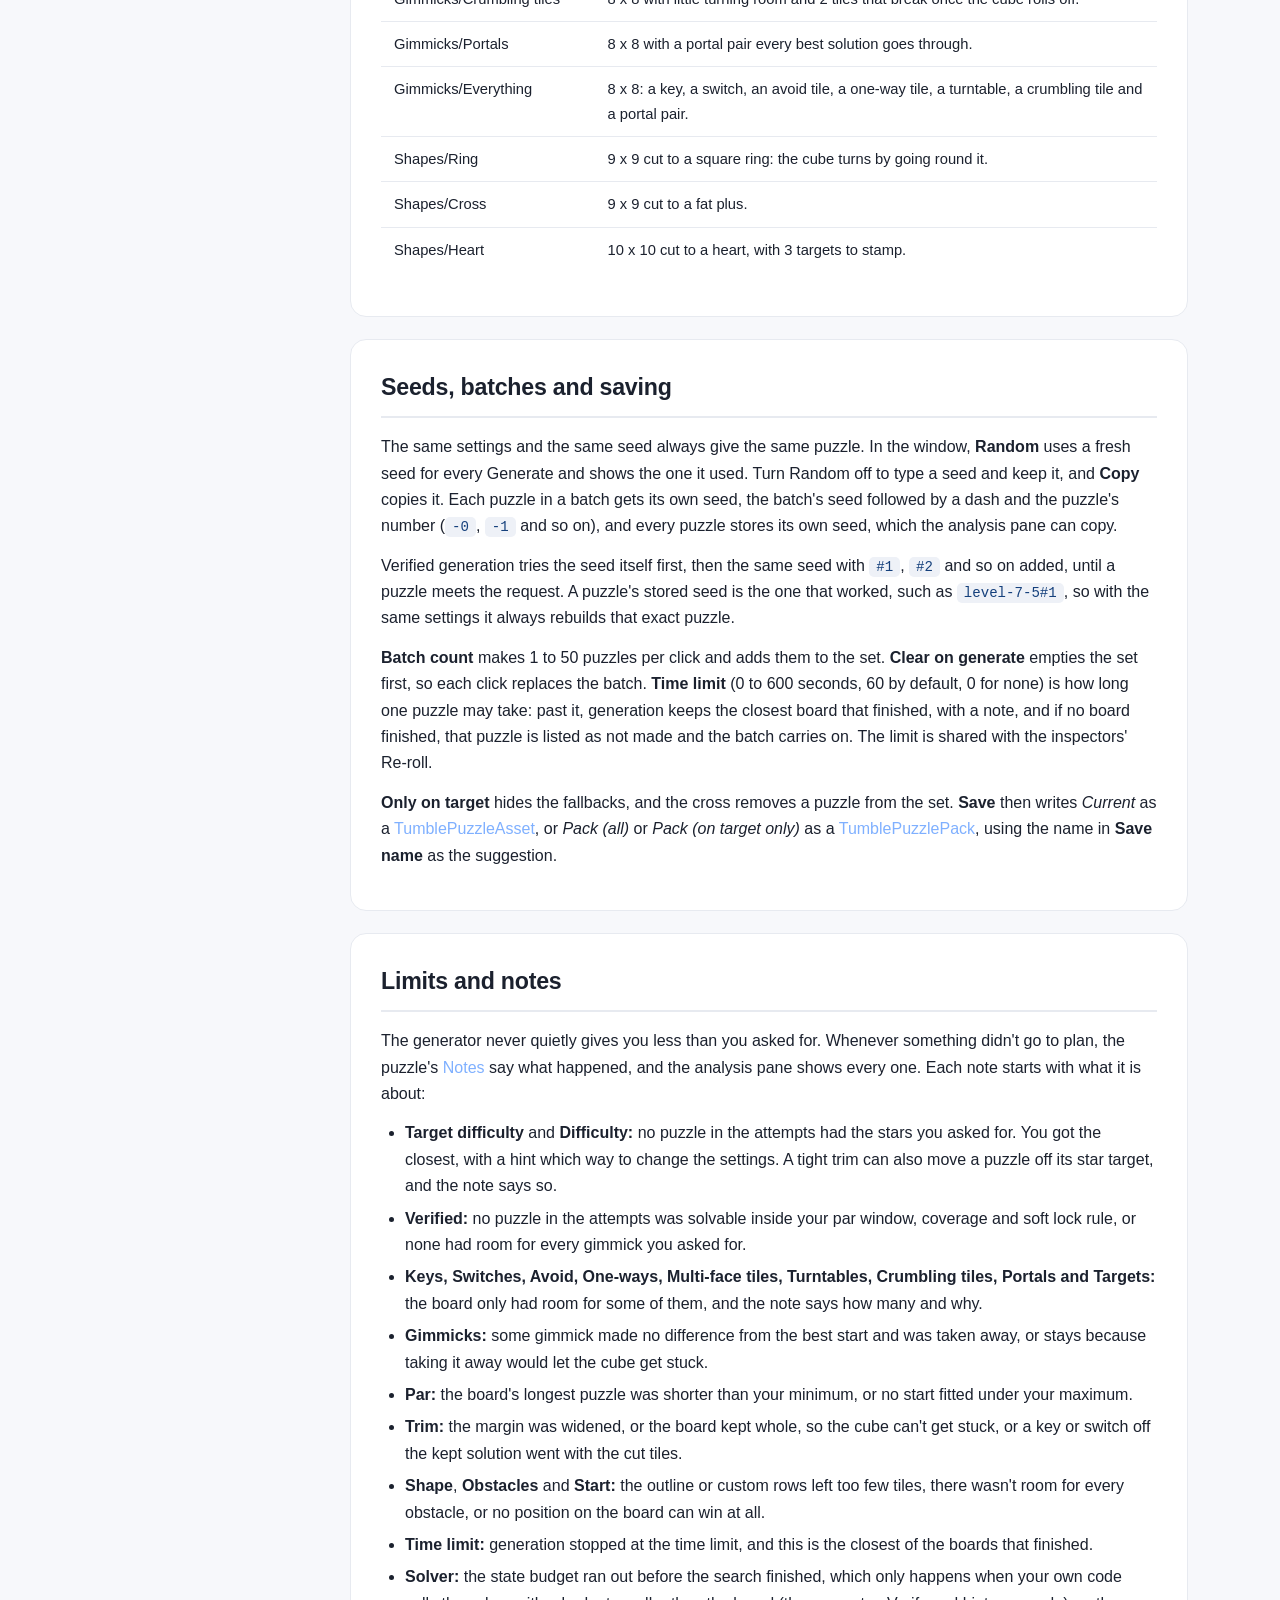
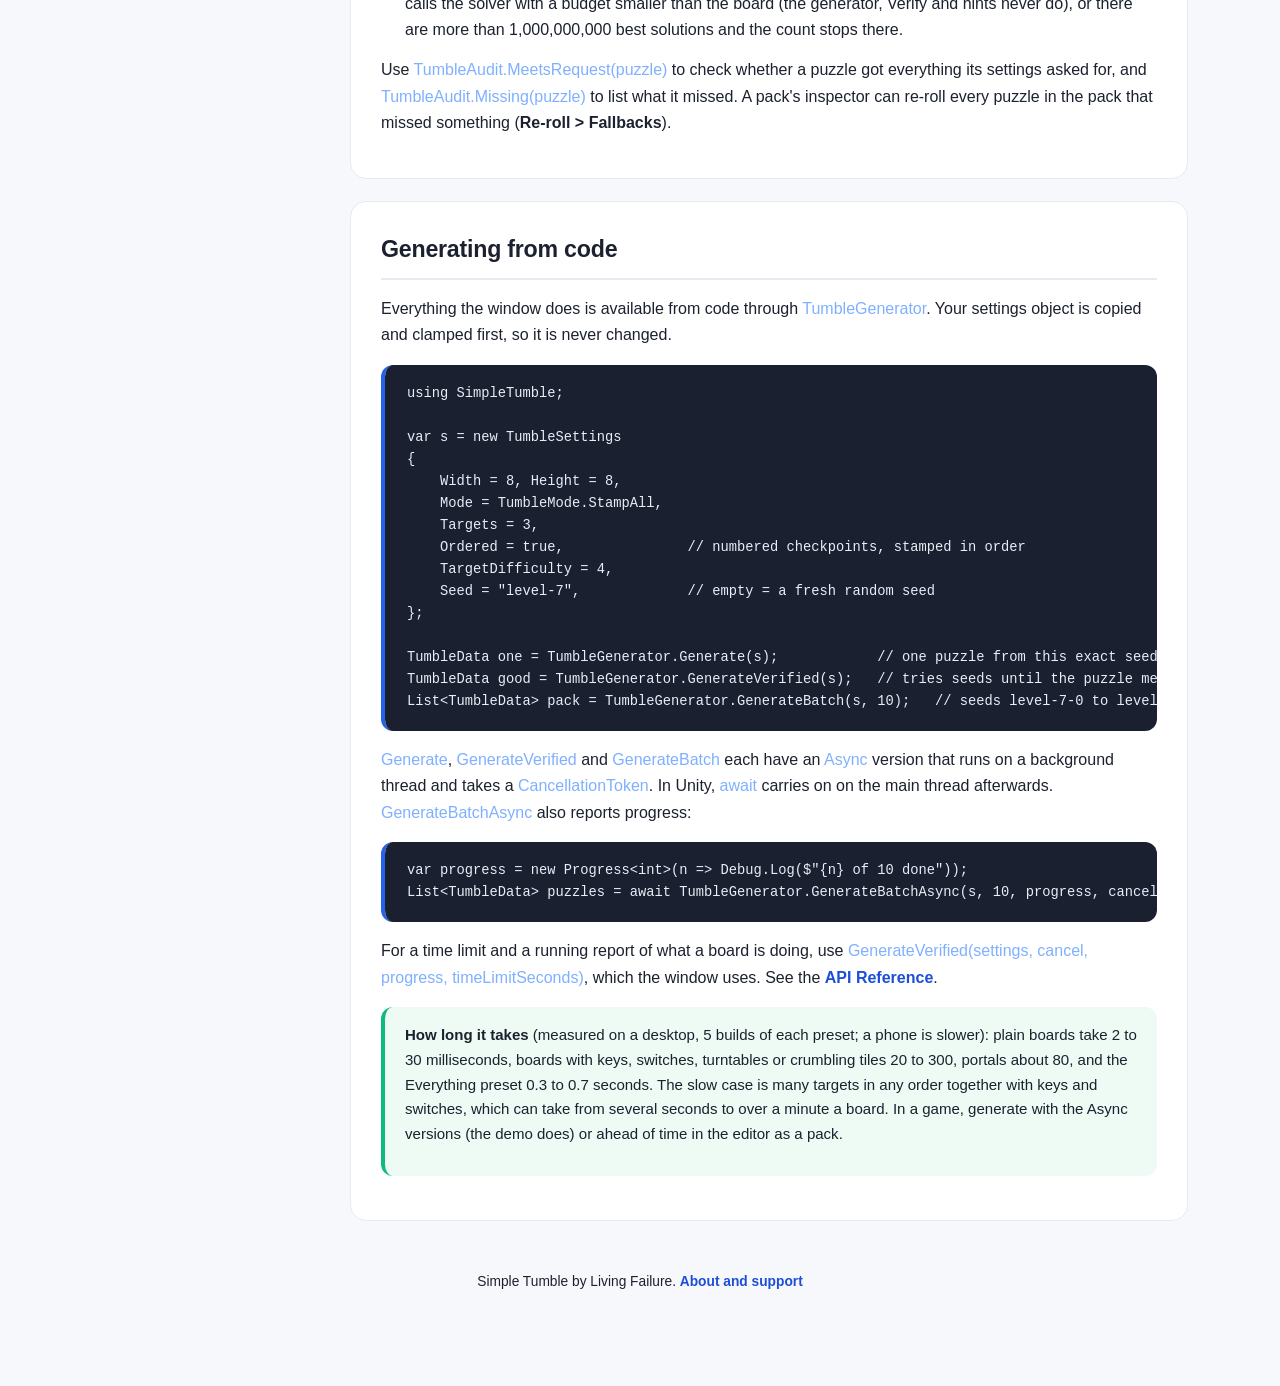
<file: generating.html>
<!DOCTYPE html>
<html lang="en">
<head>
<meta charset="UTF-8">
<meta name="viewport" content="width=device-width, initial-scale=1.0">
<title>Simple Tumble - Generating Puzzles</title>
<link rel="stylesheet" href="assets/styles.css">
</head>
<body>
<div class="page-wrap">

  <div class="format-selector" id="top">
    <span class="format-label">View:</span>
    <a href="index.html" class="format-link">Multi-Page</a>
    <a href="single-page.html" class="format-link">Single Page</a>
  </div>

  <nav class="navbar"><ul>
    <li><a href="index.html">Home</a></li>
    <li><a href="quick-start.html">Quick Start</a></li>
    <li><a href="generating.html" class="active">Generating</a></li>
    <li><a href="api-reference.html">API Reference</a></li>
    <li><a href="demos.html">Demos</a></li>
    <li><a href="troubleshooting.html">Troubleshooting</a></li>
    <li><a href="about.html">About</a></li>
  </ul></nav>

  <div class="hero">
    <h1>Generating Puzzles</h1>
    <p class="tagline">Every setting, what it does, and how the generator decides.</p>
  </div>

  <div class="page-layout">
    <aside class="toc">
      <h3>On this page</h3>
      <ul>
        <li><a href="#window">The window</a></li>
        <li><a href="#board">Board</a></li>
        <li><a href="#goal">Goal</a></li>
        <li><a href="#gimmicks">Gimmicks</a></li>
        <li><a href="#trim">Trim</a></li>
        <li><a href="#quality">Quality</a></li>
        <li><a href="#stars">How the stars work</a></li>
        <li><a href="#auto">Auto and presets</a></li>
        <li><a href="#seeds">Seeds, batches and saving</a></li>
        <li><a href="#honesty">Limits and notes</a></li>
        <li><a href="#code">Generating from code</a></li>
      </ul>
    </aside>
    <main class="content">

      <div class="section">
        <h2 id="window">The Tumble Generator window</h2>
        <p>Open <strong>Window &gt; Living Failure &gt; Simple Tumble &gt; Tumble Generator</strong>. The settings are on
          the left in five sections (Board, Goal, Gimmicks, Trim and Quality), with <strong>Auto</strong>,
          <strong>Presets</strong> and <strong>Reset</strong> above them and the seed, batch and <strong>Generate</strong>
          controls below. The puzzles you've made are on the right, one at a time with the analysis pane, and the arrows
          page through them.</p>
        <p>Every puzzle the window makes goes through <strong>verified generation</strong>: if a board misses what you
          asked for, the generator builds another from the next seed, and if none of its tries succeed it gives you the
          closest one with a note saying why. Generation runs on a background thread with a progress bar that says which
          board it is on and what it is doing, and a <strong>Cancel</strong> button that stops it within a fraction of a
          second. Your settings and the unsaved puzzles survive a recompile.</p>
        <p>Each table below gives the label in the window, the matching field on <span class="k">TumbleSettings</span> for
          code, its range and its default. Values outside the range are clamped, so code can pass anything.</p>
      </div>

      <div class="section">
        <h2 id="board">Board</h2>
        <table>
          <tr><th>Setting</th><th>Field</th><th>Range</th><th>What it does</th></tr>
          <tr><td>Outline</td><td><code>Outline</code></td><td>Full, Cross, Ring, Diamond, Circle, Heart, L, T, U, Custom
            (Full)</td><td>The board's shape. Tiles outside the outline aren't there at all. A shape needs a loop the cube
            can roll round to turn its faces (an open 2 x 2 square, or a big enough ring), or it holds no puzzle and the
            generator says so in a note.</td></tr>
          <tr><td>Rows</td><td><code>CustomShape</code></td><td>up to 24 x 24</td><td>Custom outline only: one line per
            row, top row first, <code>#</code> for a tile and <code>.</code> for no tile. The rows set the board's size,
            and the window tells you when they don't make a board yet.</td></tr>
          <tr><td>Width, Height</td><td><code>Width</code>, <code>Height</code></td><td>2 to 24 (6 x 6)</td><td>The board
            in tiles. A one-goal puzzle uses about 17 tiles whatever the size (measured), so bigger boards suit more
            gimmicks, more targets or Trim.</td></tr>
          <tr><td>Obstacles</td><td><code>Obstacles</code></td><td>0 to 0.45 (0.28)</td><td>The share of the board taken by
            walls and holes. The free tiles always stay connected.</td></tr>
          <tr><td>Hole share</td><td><code>HoleShare</code></td><td>0 to 1 (0.3)</td><td>The share of the obstacles that
            are holes, with the rest walls. Both block the cube the same way, and only the look differs.</td></tr>
          <tr><td>Turning room</td><td><code>TurningRoom</code></td><td>0 to 0.5 (0.12)</td><td>The share of the board's
            turning spots the layout keeps. A turning spot is an open 2 x 2 square, where the cube can roll round on the
            spot to change which face is down. Less room means the cube has to go further out of its way to turn, which is
            harder. The sweet spot is 0.02 to 0.15, and 0 can leave the cube unable to turn at all.</td></tr>
        </table>
      </div>

      <div class="section">
        <h2 id="goal">Goal</h2>
        <table>
          <tr><th>Setting</th><th>Field</th><th>Range</th><th>What it does</th></tr>
          <tr><td>Mode</td><td><code>Mode</code></td><td>Reach Goal, Stamp All (Reach Goal)</td><td><strong>Reach
            Goal</strong>: roll onto the goal with the goal face down. <strong>Stamp All</strong>: land with the goal face
            down on every target tile to stamp it.</td></tr>
          <tr><td>Goal face</td><td><code>GoalFace</code></td><td>Random, or face 0 to 5 (Random, which is -1)</td><td>The
            face that must be down on the goal, or pressed onto every target. Each face is a colour and a shape: 0 is the
            red dot, 1 the blue square, 2 the yellow triangle, 3 the green diamond, 4 the purple star and 5 the orange
            hexagon. Opposite faces add up to 5. Random picks one for each puzzle.</td></tr>
          <tr><td>Targets</td><td><code>Targets</code></td><td>1 to 8 (4)</td><td>Stamp All only: the target tiles, spread
            out, each as far as it gets from the others.</td></tr>
          <tr><td>In order</td><td><code>Ordered</code></td><td>on or off (off)</td><td>Stamp All only: the targets are
            numbered checkpoints, stamped in their order. The generator gives them the order that makes the longest puzzle
            (trying every order up to 5 targets, and searching past that).</td></tr>
        </table>
      </div>

      <div class="section">
        <h2 id="gimmicks">Gimmicks</h2>
        <p>Every gimmick works in both modes. Each one is placed where it lengthens the puzzle most, and the solver proves it
          together with the rest of the board.</p>
        <table>
          <tr><th>Setting</th><th>Field</th><th>Range</th><th>What it does</th></tr>
          <tr><td>Keys and doors</td><td><code>Keys</code></td><td>0 to 4 (0)</td><td>Each key opens its own door, a tile
            the cube can't roll onto until it has rolled onto the key. The door sits on the best solutions and its key far
            from it.</td></tr>
          <tr><td>Switches</td><td><code>Switches</code></td><td>0 to 4 (0)</td><td>Rolling onto a switch flips its gates,
            open to shut or shut to open, every time.</td></tr>
          <tr><td>Gates per switch</td><td><code>GatesPerSwitch</code></td><td>1 to 3 (1)</td><td>The first gate starts
            shut on the best solutions. Each one after it goes where it lengthens the puzzle most, starting shut or
            open.</td></tr>
          <tr><td>Face locks</td><td><code>FaceLocks</code></td><td>on or off (off)</td><td>Needs keys or switches. A
            locked key is only taken, and a locked switch only pressed, when one face lands on it. Each gets the face that
            lengthens the puzzle most, and only where that makes a difference, so the rest answer any face.</td></tr>
          <tr><td>Avoid tiles</td><td><code>Avoid</code></td><td>0 to 16 (0)</td><td>Tiles one face must never be down
            on.</td></tr>
          <tr><td>One-way tiles</td><td><code>OneWays</code></td><td>0 to 16 (0)</td><td>Tiles the cube may only cross in
            their arrow's direction, onto them and off them.</td></tr>
          <tr><td>Multi-face tiles</td><td><code>MultiFaces</code></td><td>0 to 4 (0)</td><td>Each needs several faces
            pressed onto it (landing on it with that face down), in any order, before the puzzle can be won. They are a lot
            of turning work, so puzzles with one rarely rate below 3 stars.</td></tr>
          <tr><td>Faces per tile</td><td><code>FacesPerTile</code></td><td>2 to 3 (2)</td><td>How many faces each
            multi-face tile needs.</td></tr>
          <tr><td>Turntables</td><td><code>Turntables</code></td><td>0 to 4 (0)</td><td>Rolling onto a turntable turns the
            cube a quarter turn on the spot. A turntable is a free turn, so it is placed as a tool the puzzle needs: the
            start is picked where every turntable is needed (without one, there's no win or a longer one), on a corridor
            tile. Boards with little turning room need them most.</td></tr>
          <tr><td>Crumbling tiles</td><td><code>Crumbling</code></td><td>0 to 4 (0)</td><td>Each holds the cube once and
            breaks when it rolls off, leaving a hole. Like turntables they go in last, at a start where every one makes the
            par longer. Boards with little turning room gain the most: 2 to 5 rolls a tile when reaching the goal and 8 to 12
            when stamping targets (measured).</td></tr>
          <tr><td>Portal pairs</td><td><code>Portals</code></td><td>0 to 2 (0)</td><td>Rolling onto one tile of a pair, the
            cube comes out of the other still rolling, one more tile the same way. They go in last as forced tools: every
            best solution goes through every pair, and the par is longer than with those tiles plain floor.</td></tr>
        </table>
        <div class="callout info"><p><strong>The cube's progress fits in 10 bits.</strong> Every target to stamp, key,
          switch, face a multi-face tile needs and crumbling tile takes one, and the window shows the total under the
          gimmicks. Avoid tiles, one-way tiles, turntables and portals take none. Auto trims a request that asks for more
          than 10. A board with no room for a gimmick you asked for gets fewer, and its note says so.</p></div>
        <div class="callout tip"><p><strong>Every gimmick matters.</strong> After placing, each gimmick is tried taken away
          and the par compared. The start is picked again where the most of them change the puzzle, and one that still
          makes no difference is taken away (the par never changes when it is). A gimmick is only left in place when
          taking it away would let the cube get stuck, and then the note says so.</p></div>
      </div>

      <div class="section">
        <h2 id="trim">Trim</h2>
        <p>A one-goal puzzle uses about 17 tiles however big the board is, so on a big board most of it is scenery. Trim cuts
          the tiles far from the solution away and crops the board, so a big board becomes a compact shape round its
          puzzle.</p>
        <table>
          <tr><th>Setting</th><th>Field</th><th>Range</th><th>What it does</th></tr>
          <tr><td>Trim</td><td><code>Trim</code></td><td>Off, Loose, Tight (Off)</td><td><strong>Off</strong> keeps the
            whole board. <strong>Loose</strong> keeps every tile on any best solution, so the par, the number of best
            solutions and the stars don't change. <strong>Tight</strong> keeps the tiles of one best solution: the par
            doesn't change, there are fewer best solutions, and the stars are rated again.</td></tr>
          <tr><td>Margin</td><td><code>TrimMargin</code></td><td>0 to 3 (1)</td><td>Tiles kept round the solution. With
            Tight, 0 leaves only the answer's own tiles, so the board gives the answer away.</td></tr>
        </table>
        <p>Measured on 12 x 12 boards (40 puzzles), a tight trim with margin 1 takes the average number of best solutions
          from 6.7 to 4.3, and puzzles with a single best solution from 3 to 6 of the 40. Margin 0 gets 23 of the 40 down to
          one, but at the price of a board shaped like its answer. With <strong>No soft locks</strong> on, a trim that
          would let the cube get stuck widens its margin, or the board is kept whole, with a note.</p>
      </div>

      <div class="section">
        <h2 id="quality">Quality</h2>
        <table>
          <tr><th>Setting</th><th>Field</th><th>Range</th><th>What it does</th></tr>
          <tr><td>No soft locks</td><td><code>NoSoftLocks</code></td><td>on or off (on)</td><td>Only keep puzzles where the
            cube can never reach a position it can't win from. Only one-way tiles and switches can cause one (a press can
            shut a gate behind the cube). Every puzzle reports it in <span class="k">CanGetStuck</span> either
            way.</td></tr>
          <tr><td>Target stars</td><td><code>TargetDifficulty</code></td><td>0 to 5 (0)</td><td>0 means any, and gives the
            hardest start the board has. 1 to 5 picks a start inside that star band, and tries more boards until one rates
            exactly that. Every gimmick you ask for wins over the stars: a target they can't go down to comes back as the
            closest puzzle, with a note.</td></tr>
          <tr><td>Par window</td><td><code>MinPar</code>, <code>MaxPar</code></td><td>1 to 400 (4, and 0)</td><td>A puzzle
            needs at least MinPar rolls, and at most MaxPar, where 0 means no upper limit.</td></tr>
          <tr><td>Min coverage</td><td><code>MinCoverage</code></td><td>0 to 0.9 (0)</td><td>The best solution must roll
            over at least this share of the board's tiles.</td></tr>
          <tr><td>Goal tries</td><td><code>GoalTries</code></td><td>1 to 32 (6)</td><td>Under Advanced: goals (or sets of
            targets) tried on each board. The best puzzle among them is kept.</td></tr>
          <tr><td>Max attempts</td><td><code>MaxAttempts</code></td><td>1 to 500 (40)</td><td>Under Advanced: boards tried
            for each puzzle before falling back to the closest one.</td></tr>
          <tr><td>State budget</td><td><code>StateBudget</code></td><td>1,000 to 5,000,000 (500,000)</td><td>Under
            Advanced: the positions the solver may explore. The generator never uses less than every position the board can
            hold, so its puzzles are always solved exactly. The budget matters for hints and for solving puzzles you made
            by hand.</td></tr>
        </table>
      </div>

      <div class="section">
        <h2 id="stars">How the stars work</h2>
        <p>Every proven puzzle gets a 1 to 5 star difficulty, or 0 when it isn't proven solvable. The score is the par plus
          2 for every roll spent turning beyond the plain walk, where the plain walk is the shortest route to the goal with
          any face down (or the shortest tour over the targets). Walking is easy, and the extra rolls you spend getting the
          right face down are the part you have to plan, so they count three times.</p>
        <table>
          <tr><th>Stars</th><th>Reach the goal (score)</th></tr>
          <tr><td>1</td><td>up to 26</td></tr>
          <tr><td>2</td><td>27 to 32</td></tr>
          <tr><td>3</td><td>33 to 40</td></tr>
          <tr><td>4</td><td>41 to 51</td></tr>
          <tr><td>5</td><td>52 and up</td></tr>
        </table>
        <p>The bands were measured over 600 everyday boards (sizes 5 to 14, obstacles 15 to 40%, turning room 2 to 30%),
          so each star covers about a fifth of them. Stamping more targets makes longer puzzles, so Stamp All has its own
          bands for each target count:</p>
        <table>
          <tr><th>Targets</th><th>1 star</th><th>2 stars</th><th>3 stars</th><th>4 stars</th><th>5 stars</th></tr>
          <tr><td>1</td><td>up to 26</td><td>to 32</td><td>to 40</td><td>to 51</td><td>above</td></tr>
          <tr><td>2</td><td>up to 50</td><td>to 59</td><td>to 71</td><td>to 87</td><td>above</td></tr>
          <tr><td>3</td><td>up to 63</td><td>to 73</td><td>to 87</td><td>to 108</td><td>above</td></tr>
          <tr><td>4</td><td>up to 73</td><td>to 86</td><td>to 101</td><td>to 126</td><td>above</td></tr>
          <tr><td>5</td><td>up to 81</td><td>to 95</td><td>to 112</td><td>to 139</td><td>above</td></tr>
          <tr><td>6</td><td>up to 89</td><td>to 106</td><td>to 124</td><td>to 154</td><td>above</td></tr>
          <tr><td>7</td><td>up to 98</td><td>to 115</td><td>to 135</td><td>to 165</td><td>above</td></tr>
          <tr><td>8</td><td>up to 107</td><td>to 125</td><td>to 147</td><td>to 182</td><td>above</td></tr>
        </table>
        <p>Stars are one scale for every puzzle. A key fetched, a switch pressed or a face stamped on a multi-face tile all
          count as rolls, so a puzzle with gimmicks honestly rates harder. Asking for 1 to 5 stars hits nearly always with a
          single key, switch, avoid or one-way tile, face lock, turntable, crumbling tile or portal pair. Multi-face tiles
          rarely go below 3 stars, and neither do heavy mixes of gimmicks. Without a target, most puzzles with gimmicks rate
          5 stars, because the hardest start is picked.</p>
      </div>

      <div class="section">
        <h2 id="auto">Auto and presets</h2>
        <p><strong>Auto</strong> fixes settings that fight each other and tells you what it changed. The window also shows
          what Auto would change, live, as a warning under the settings. In code it is
          <span class="k">TumblePresets.Tune</span>. It:</p>
        <ul>
          <li>cuts crumbling tiles, then multi-face tiles, then switches, then keys until the cube's progress fits in 10
            bits;</li>
          <li>turns Face locks off when there are no keys or switches to lock;</li>
          <li>raises Turning room to 0.02 when it is lower, since with none the cube may have nowhere to turn;</li>
          <li>raises a tight trim's Margin to 1 when it is 0, since that board gives the answer away;</li>
          <li>sets the outline back to Full when custom rows don't make a board;</li>
          <li>raises Target stars to what the keys and switches can go down to: with all of them in, 2 never rated below 3
            stars when reaching the goal, and 3 or more never below 5 (or 4 when stamping targets), measured;</li>
          <li>raises Target stars to 3 with a multi-face tile, which rarely rates lower.</li>
        </ul>
        <p><strong>Presets</strong> replace every setting with a ready-made recipe. In code they are
          <span class="k">TumblePresets.All</span>, and each one's <span class="k">Make()</span> gives a fresh
          <span class="k">TumbleSettings</span>. Each was built 5 times for this page, and every one of the 100 puzzles got
          everything its recipe asked for.</p>
        <table>
          <tr><th>Preset</th><th>What you get</th></tr>
          <tr><td>Classic/Reach the goal</td><td>6 x 6: roll the cube to the goal with the right face down.</td></tr>
          <tr><td>Classic/First puzzle</td><td>5 x 5, aiming for 1 star: a first level.</td></tr>
          <tr><td>Classic/Stamp the targets</td><td>8 x 8: press the face on 4 targets, in any order.</td></tr>
          <tr><td>Classic/Checkpoints</td><td>8 x 8: stamp 3 targets in their numbered order.</td></tr>
          <tr><td>Difficulty/Easy</td><td>6 x 6 aiming for 2 stars.</td></tr>
          <tr><td>Difficulty/Hard</td><td>7 x 7 with little turning room, aiming for 5 stars.</td></tr>
          <tr><td>Difficulty/Big board, trimmed</td><td>12 x 12 trimmed tight round one best solution: a compact shape with
            fewer ways to do it best.</td></tr>
          <tr><td>Gimmicks/Keys and doors</td><td>7 x 7 with 2 keys, each opening its own door.</td></tr>
          <tr><td>Gimmicks/Switches and gates</td><td>7 x 7 with 2 switches, 2 gates each.</td></tr>
          <tr><td>Gimmicks/Face locks</td><td>7 x 7 with a key and a switch that only answer one face.</td></tr>
          <tr><td>Gimmicks/Avoid tiles</td><td>7 x 7 with 4 tiles one face must never be down on.</td></tr>
          <tr><td>Gimmicks/One-way tiles</td><td>7 x 7 with 2 arrows, and no way to get stuck.</td></tr>
          <tr><td>Gimmicks/Multi-face tile</td><td>7 x 7 with one tile that needs 2 faces pressed on it.</td></tr>
          <tr><td>Gimmicks/Turntables</td><td>7 x 7 with little turning room and 2 turntables the puzzle needs.</td></tr>
          <tr><td>Gimmicks/Crumbling tiles</td><td>8 x 8 with little turning room and 2 tiles that break once the cube rolls
            off.</td></tr>
          <tr><td>Gimmicks/Portals</td><td>8 x 8 with a portal pair every best solution goes through.</td></tr>
          <tr><td>Gimmicks/Everything</td><td>8 x 8: a key, a switch, an avoid tile, a one-way tile, a turntable, a crumbling
            tile and a portal pair.</td></tr>
          <tr><td>Shapes/Ring</td><td>9 x 9 cut to a square ring: the cube turns by going round it.</td></tr>
          <tr><td>Shapes/Cross</td><td>9 x 9 cut to a fat plus.</td></tr>
          <tr><td>Shapes/Heart</td><td>10 x 10 cut to a heart, with 3 targets to stamp.</td></tr>
        </table>
      </div>

      <div class="section">
        <h2 id="seeds">Seeds, batches and saving</h2>
        <p>The same settings and the same seed always give the same puzzle. In the window, <strong>Random</strong> uses a
          fresh seed for every Generate and shows the one it used. Turn Random off to type a seed and keep it, and
          <strong>Copy</strong> copies it. Each puzzle in a batch gets its own seed, the batch's seed followed by a dash and
          the puzzle's number (<code>-0</code>, <code>-1</code> and so on), and every puzzle stores its own seed, which the
          analysis pane can copy.</p>
        <p>Verified generation tries the seed itself first, then the same seed with <code>#1</code>, <code>#2</code> and so
          on added, until a puzzle meets the request. A puzzle's stored seed is the one that worked, such as
          <code>level-7-5#1</code>, so with the same settings it always rebuilds that exact puzzle.</p>
        <p><strong>Batch count</strong> makes 1 to 50 puzzles per click and adds them to the set.
          <strong>Clear on generate</strong> empties the set first, so each click replaces the batch.
          <strong>Time limit</strong> (0 to 600 seconds, 60 by default, 0 for none) is how long one puzzle may take: past
          it, generation keeps the closest board that finished, with a note, and if no board finished, that puzzle is
          listed as not made and the batch carries on. The limit is shared with the inspectors' Re-roll.</p>
        <p><strong>Only on target</strong> hides the fallbacks, and the cross removes a puzzle from the set.
          <strong>Save</strong> then writes <em>Current</em> as a <span class="k">TumblePuzzleAsset</span>, or <em>Pack
          (all)</em> or <em>Pack (on target only)</em> as a <span class="k">TumblePuzzlePack</span>, using the name in
          <strong>Save name</strong> as the suggestion.</p>
      </div>

      <div class="section">
        <h2 id="honesty">Limits and notes</h2>
        <p>The generator never quietly gives you less than you asked for. Whenever something didn't go to plan, the puzzle's
          <span class="k">Notes</span> say what happened, and the analysis pane shows every one. Each note starts with what
          it is about:</p>
        <ul>
          <li><strong>Target difficulty</strong> and <strong>Difficulty:</strong> no puzzle in the attempts had the stars
            you asked for. You got the closest, with a hint which way to change the settings. A tight trim can also move a
            puzzle off its star target, and the note says so.</li>
          <li><strong>Verified:</strong> no puzzle in the attempts was solvable inside your par window, coverage and soft
            lock rule, or none had room for every gimmick you asked for.</li>
          <li><strong>Keys, Switches, Avoid, One-ways, Multi-face tiles, Turntables, Crumbling tiles, Portals and
            Targets:</strong> the board only had room for some of them, and the note says how many and why.</li>
          <li><strong>Gimmicks:</strong> some gimmick made no difference from the best start and was taken away, or stays
            because taking it away would let the cube get stuck.</li>
          <li><strong>Par:</strong> the board's longest puzzle was shorter than your minimum, or no start fitted under your
            maximum.</li>
          <li><strong>Trim:</strong> the margin was widened, or the board kept whole, so the cube can't get stuck, or a key
            or switch off the kept solution went with the cut tiles.</li>
          <li><strong>Shape</strong>, <strong>Obstacles</strong> and <strong>Start:</strong> the outline or custom rows left
            too few tiles, there wasn't room for every obstacle, or no position on the board can win at all.</li>
          <li><strong>Time limit:</strong> generation stopped at the time limit, and this is the closest of the boards that
            finished.</li>
          <li><strong>Solver:</strong> the state budget ran out before the search finished, which only happens when your own
            code calls the solver with a budget smaller than the board (the generator, Verify and hints never do), or there are more than 1,000,000,000 best solutions and the count stops
            there.</li>
        </ul>
        <p>Use <span class="k">TumbleAudit.MeetsRequest(puzzle)</span> to check whether a puzzle got everything its
          settings asked for, and <span class="k">TumbleAudit.Missing(puzzle)</span> to list what it missed. A pack's
          inspector can re-roll every puzzle in the pack that missed something (<strong>Re-roll &gt;
          Fallbacks</strong>).</p>
      </div>

      <div class="section">
        <h2 id="code">Generating from code</h2>
        <p>Everything the window does is available from code through <span class="k">TumbleGenerator</span>. Your settings
          object is copied and clamped first, so it is never changed.</p>
<pre><code>using SimpleTumble;

var s = new TumbleSettings
{
    Width = 8, Height = 8,
    Mode = TumbleMode.StampAll,
    Targets = 3,
    Ordered = true,               // numbered checkpoints, stamped in order
    TargetDifficulty = 4,
    Seed = "level-7",             // empty = a fresh random seed
};

TumbleData one = TumbleGenerator.Generate(s);            // one puzzle from this exact seed, solved and rated
TumbleData good = TumbleGenerator.GenerateVerified(s);   // tries seeds until the puzzle meets the request
List&lt;TumbleData&gt; pack = TumbleGenerator.GenerateBatch(s, 10);   // seeds level-7-0 to level-7-9, each verified</code></pre>
        <p><span class="k">Generate</span>, <span class="k">GenerateVerified</span> and <span class="k">GenerateBatch</span>
          each have an <span class="k">Async</span> version that runs on a background thread and takes a
          <span class="k">CancellationToken</span>. In Unity, <span class="k">await</span> carries on on the main thread
          afterwards. <span class="k">GenerateBatchAsync</span> also reports progress:</p>
<pre><code>var progress = new Progress&lt;int&gt;(n =&gt; Debug.Log($"{n} of 10 done"));
List&lt;TumbleData&gt; puzzles = await TumbleGenerator.GenerateBatchAsync(s, 10, progress, cancel.Token);</code></pre>
        <p>For a time limit and a running report of what a board is doing, use
          <span class="k">GenerateVerified(settings, cancel, progress, timeLimitSeconds)</span>, which the window uses. See
          the <a href="api-reference.html">API Reference</a>.</p>
        <div class="callout tip"><p><strong>How long it takes</strong> (measured on a desktop, 5 builds of each preset; a
          phone is slower): plain boards take 2 to 30 milliseconds, boards with keys, switches, turntables or crumbling
          tiles 20 to 300, portals about 80, and the Everything preset 0.3 to 0.7 seconds. The slow case is many targets in
          any order together with keys and switches, which can take from several seconds to over a minute a board. In a
          game, generate with the Async versions (the demo does) or ahead of time in the editor as a pack.</p></div>
      </div>

    </main>
  </div>

  <div class="footer">
    <p>Simple Tumble by Living Failure. <a href="about.html">About and support</a></p>
  </div>

</div>
</body>
</html>
</file>
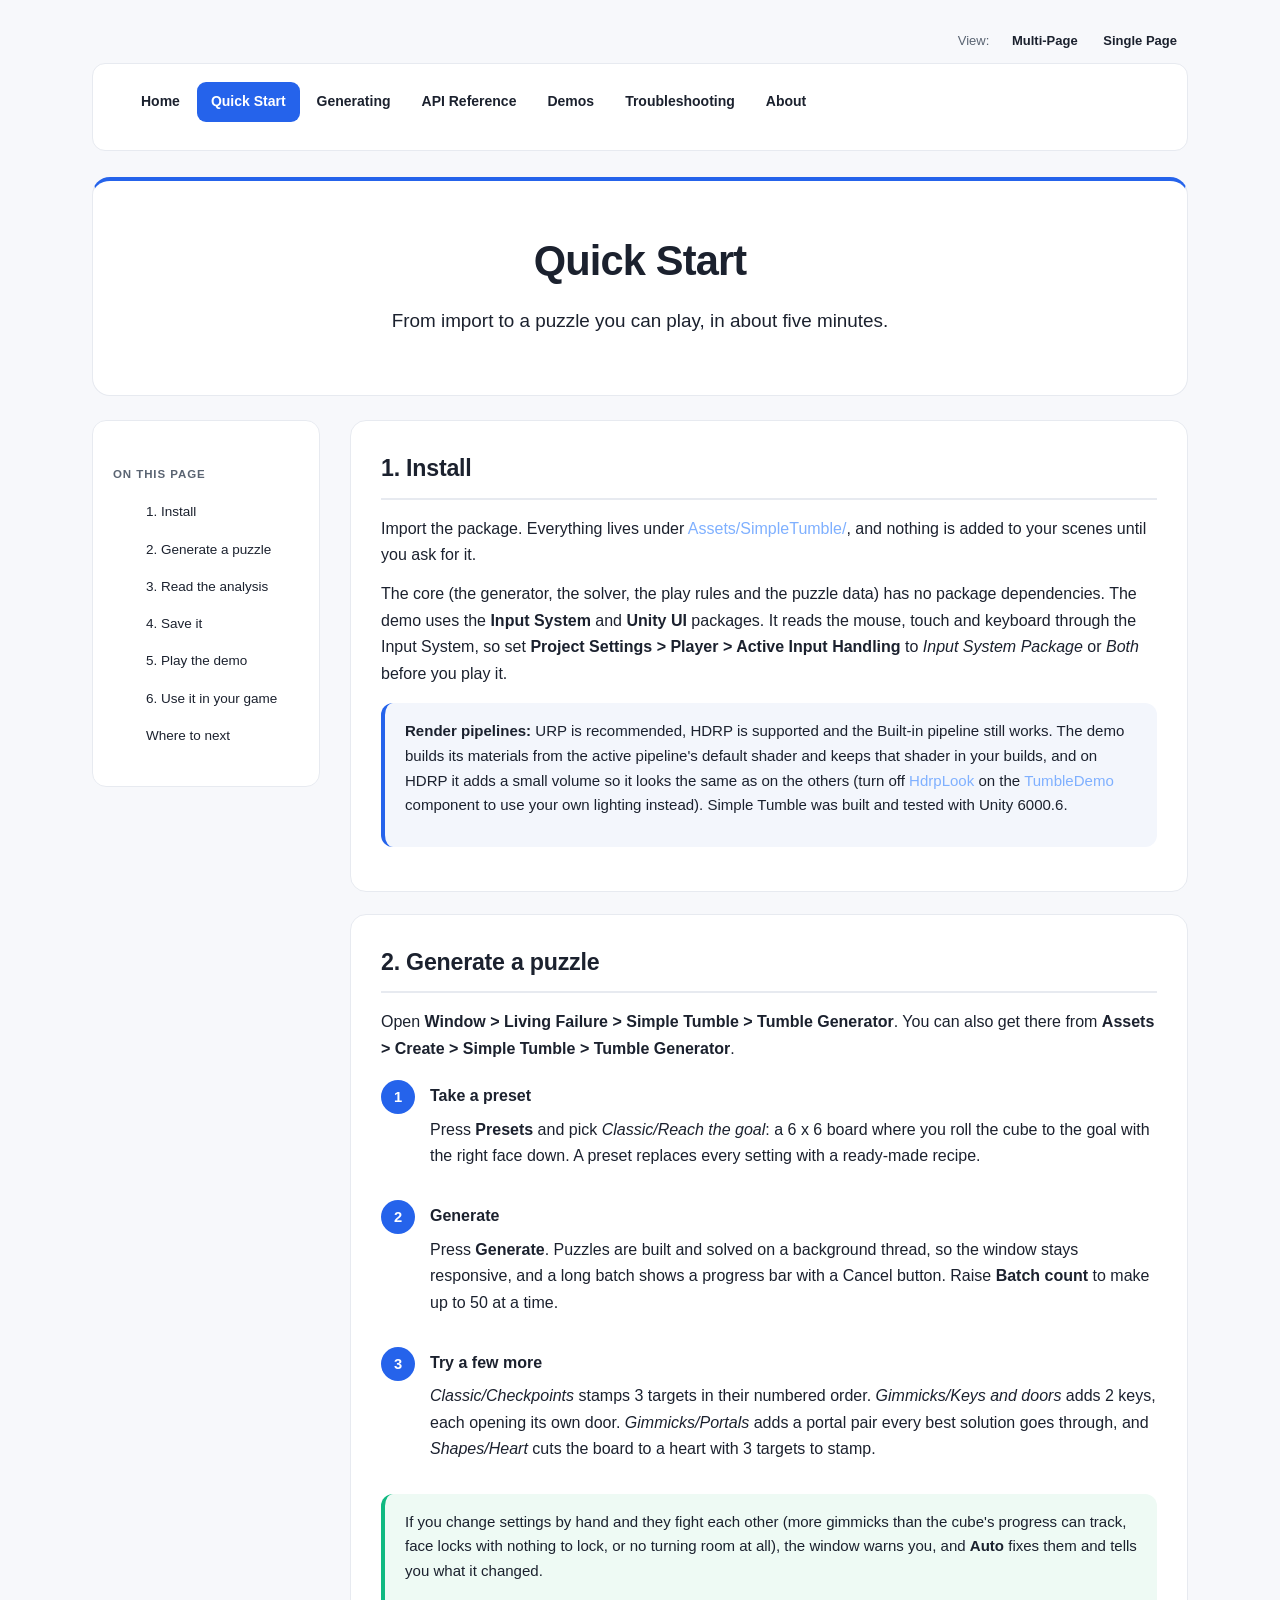
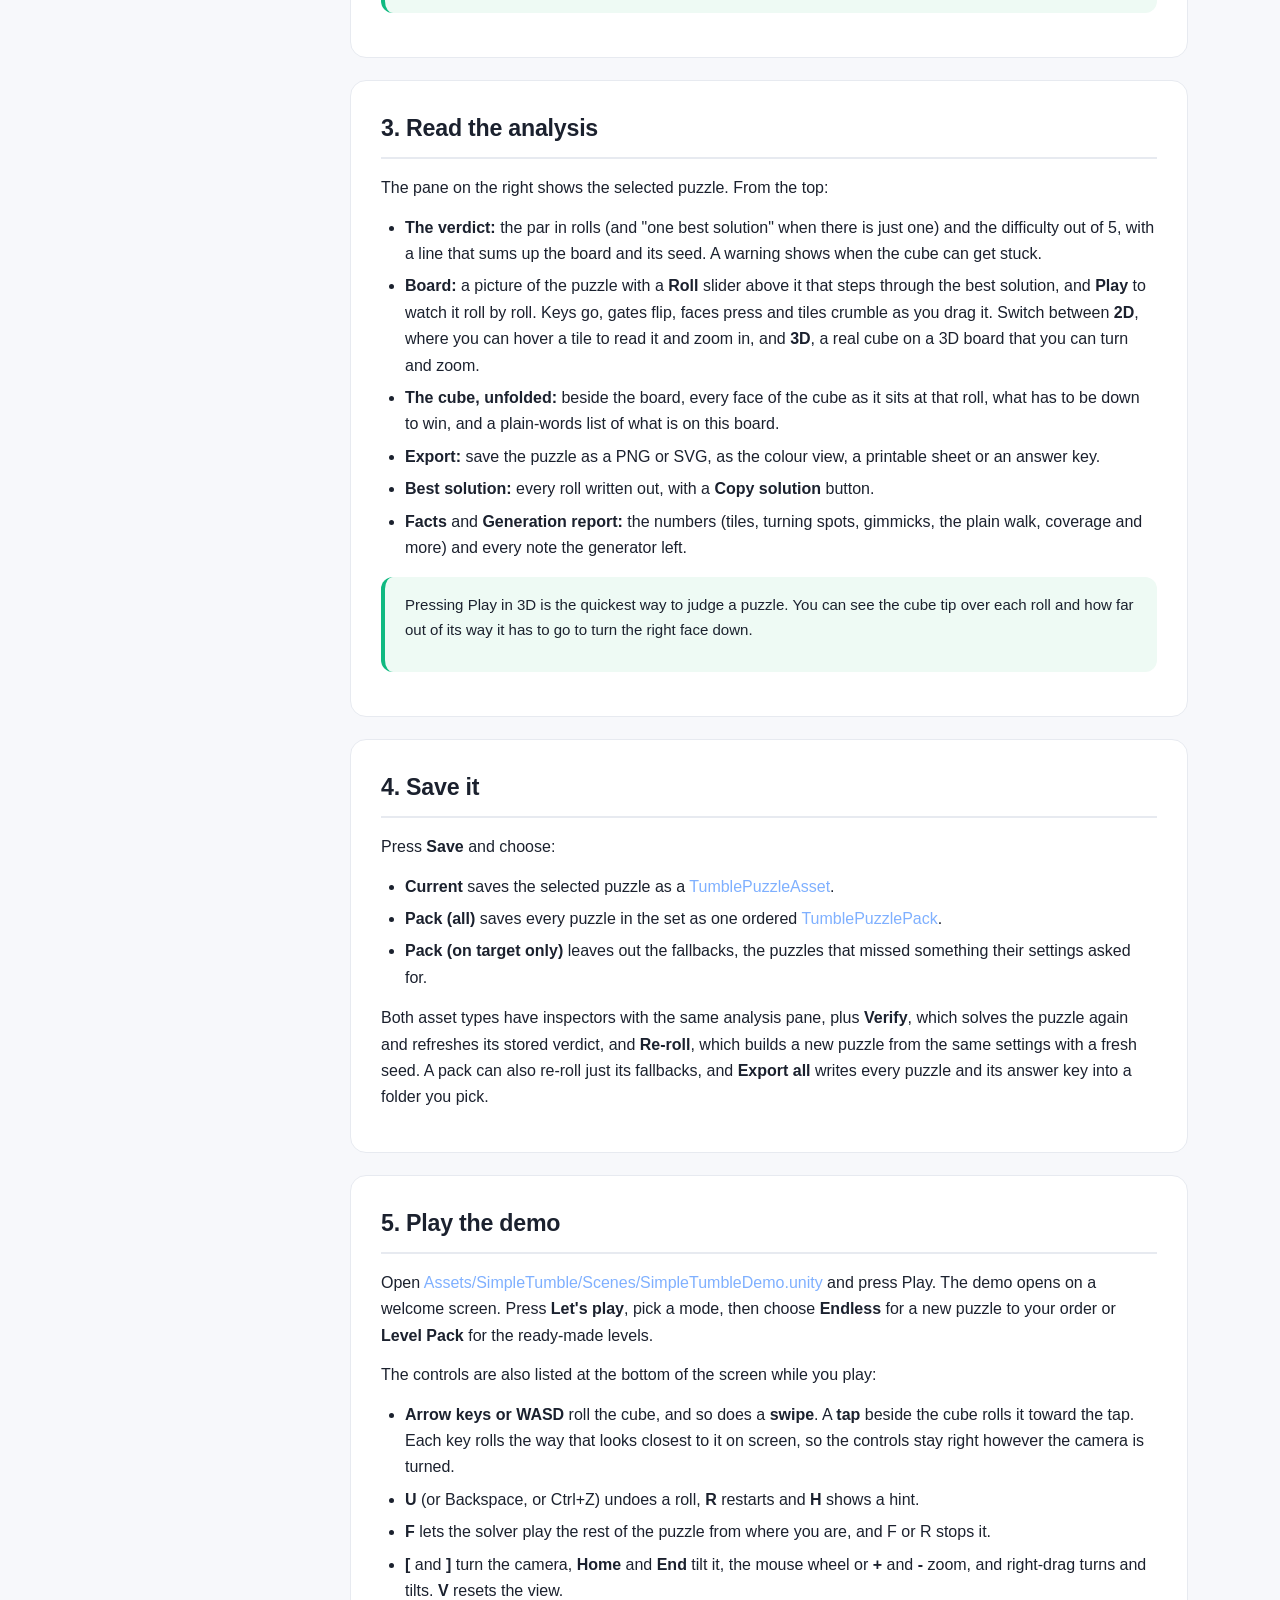
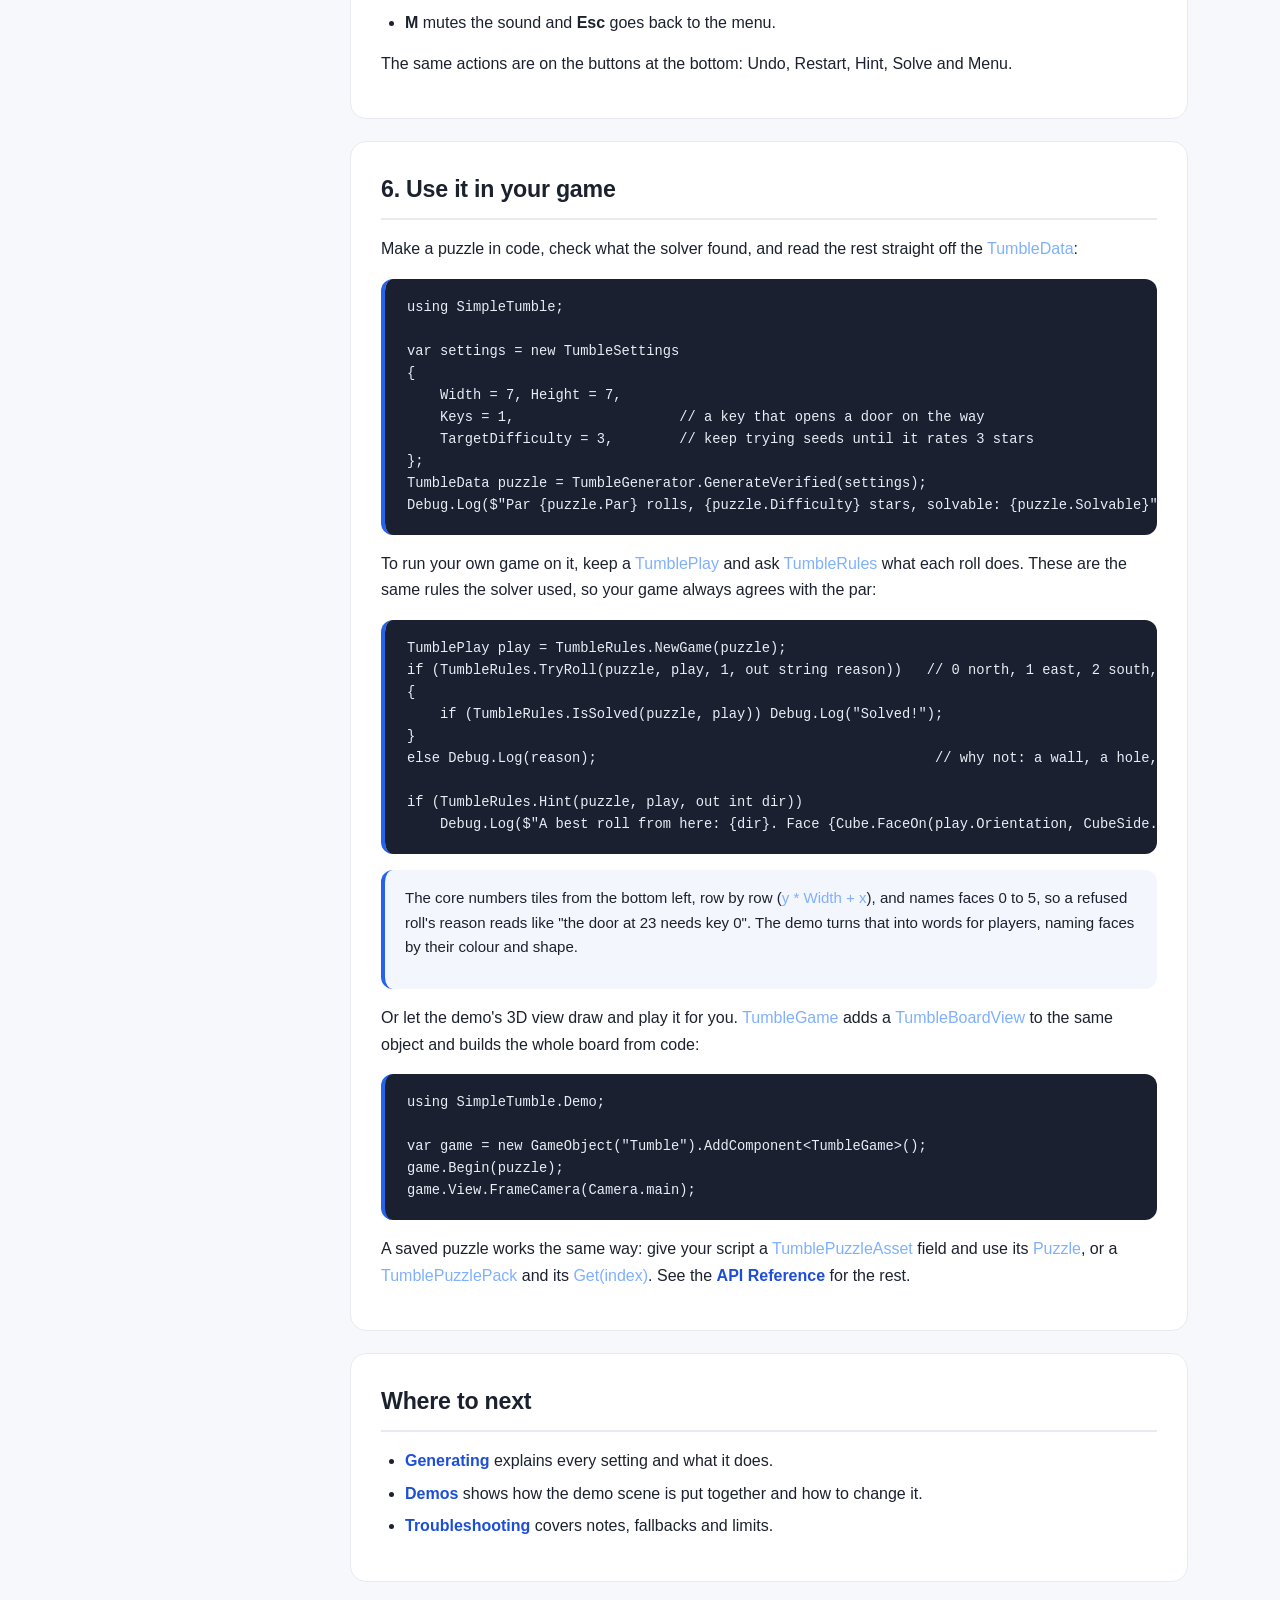
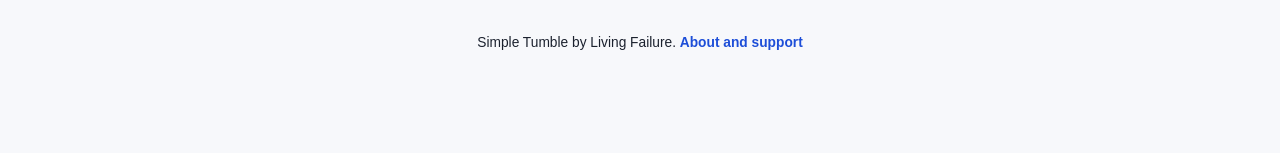
<file: quick-start.html>
<!DOCTYPE html>
<html lang="en">
<head>
<meta charset="UTF-8">
<meta name="viewport" content="width=device-width, initial-scale=1.0">
<title>Simple Tumble - Quick Start</title>
<link rel="stylesheet" href="assets/styles.css">
</head>
<body>
<div class="page-wrap">

  <div class="format-selector" id="top">
    <span class="format-label">View:</span>
    <a href="index.html" class="format-link">Multi-Page</a>
    <a href="single-page.html" class="format-link">Single Page</a>
  </div>

  <nav class="navbar"><ul>
    <li><a href="index.html">Home</a></li>
    <li><a href="quick-start.html" class="active">Quick Start</a></li>
    <li><a href="generating.html">Generating</a></li>
    <li><a href="api-reference.html">API Reference</a></li>
    <li><a href="demos.html">Demos</a></li>
    <li><a href="troubleshooting.html">Troubleshooting</a></li>
    <li><a href="about.html">About</a></li>
  </ul></nav>

  <div class="hero">
    <h1>Quick Start</h1>
    <p class="tagline">From import to a puzzle you can play, in about five minutes.</p>
  </div>

  <div class="page-layout">
    <aside class="toc">
      <h3>On this page</h3>
      <ul>
        <li><a href="#install">1. Install</a></li>
        <li><a href="#generate">2. Generate a puzzle</a></li>
        <li><a href="#read">3. Read the analysis</a></li>
        <li><a href="#save">4. Save it</a></li>
        <li><a href="#play">5. Play the demo</a></li>
        <li><a href="#own">6. Use it in your game</a></li>
        <li><a href="#next">Where to next</a></li>
      </ul>
    </aside>
    <main class="content">

      <div class="section">
        <h2 id="install">1. Install</h2>
        <p>Import the package. Everything lives under <span class="k">Assets/SimpleTumble/</span>, and nothing is added to
          your scenes until you ask for it.</p>
        <p>The core (the generator, the solver, the play rules and the puzzle data) has no package dependencies. The demo
          uses the <strong>Input System</strong> and <strong>Unity UI</strong> packages. It reads the mouse, touch and
          keyboard through the Input System, so set <strong>Project Settings &gt; Player &gt; Active Input
          Handling</strong> to <em>Input System Package</em> or <em>Both</em> before you play it.</p>
        <div class="callout info"><p><strong>Render pipelines:</strong> URP is recommended, HDRP is supported and the
          Built-in pipeline still works. The demo builds its materials from the active pipeline's default shader and keeps
          that shader in your builds, and on HDRP it adds a small volume so it looks the same as on the others (turn off
          <span class="k">HdrpLook</span> on the <span class="k">TumbleDemo</span> component to use your own lighting
          instead). Simple Tumble was built and tested with Unity 6000.6.</p></div>
      </div>

      <div class="section">
        <h2 id="generate">2. Generate a puzzle</h2>
        <p>Open <strong>Window &gt; Living Failure &gt; Simple Tumble &gt; Tumble Generator</strong>. You can also get there
          from <strong>Assets &gt; Create &gt; Simple Tumble &gt; Tumble Generator</strong>.</p>
        <div class="step"><div class="step-number">1</div><div class="step-content">
          <h4>Take a preset</h4><p>Press <strong>Presets</strong> and pick <em>Classic/Reach the goal</em>: a 6 x 6 board
          where you roll the cube to the goal with the right face down. A preset replaces every setting with a ready-made
          recipe.</p></div></div>
        <div class="step"><div class="step-number">2</div><div class="step-content">
          <h4>Generate</h4><p>Press <strong>Generate</strong>. Puzzles are built and solved on a background thread, so the
          window stays responsive, and a long batch shows a progress bar with a Cancel button. Raise <strong>Batch
          count</strong> to make up to 50 at a time.</p></div></div>
        <div class="step"><div class="step-number">3</div><div class="step-content">
          <h4>Try a few more</h4><p><em>Classic/Checkpoints</em> stamps 3 targets in their numbered order.
          <em>Gimmicks/Keys and doors</em> adds 2 keys, each opening its own door. <em>Gimmicks/Portals</em> adds a portal
          pair every best solution goes through, and <em>Shapes/Heart</em> cuts the board to a heart with 3 targets to
          stamp.</p></div></div>
        <div class="callout tip"><p>If you change settings by hand and they fight each other (more gimmicks than the
          cube's progress can track, face locks with nothing to lock, or no turning room at all), the window warns you,
          and <strong>Auto</strong> fixes them and tells you what it changed.</p></div>
      </div>

      <div class="section">
        <h2 id="read">3. Read the analysis</h2>
        <p>The pane on the right shows the selected puzzle. From the top:</p>
        <ul>
          <li><strong>The verdict:</strong> the par in rolls (and "one best solution" when there is just one) and the
            difficulty out of 5, with a line that sums up the board and its seed. A warning shows when the cube can get
            stuck.</li>
          <li><strong>Board:</strong> a picture of the puzzle with a <strong>Roll</strong> slider above it that steps
            through the best solution, and <strong>Play</strong> to watch it roll by roll. Keys go, gates flip, faces
            press and tiles crumble as you drag it. Switch between <strong>2D</strong>, where you can hover a tile to read
            it and zoom in, and <strong>3D</strong>, a real cube on a 3D board that you can turn and zoom.</li>
          <li><strong>The cube, unfolded:</strong> beside the board, every face of the cube as it sits at that roll, what
            has to be down to win, and a plain-words list of what is on this board.</li>
          <li><strong>Export:</strong> save the puzzle as a PNG or SVG, as the colour view, a printable sheet or an answer
            key.</li>
          <li><strong>Best solution:</strong> every roll written out, with a <strong>Copy solution</strong> button.</li>
          <li><strong>Facts</strong> and <strong>Generation report:</strong> the numbers (tiles, turning spots, gimmicks,
            the plain walk, coverage and more) and every note the generator left.</li>
        </ul>
        <div class="callout tip"><p>Pressing Play in 3D is the quickest way to judge a puzzle. You can see the cube tip
          over each roll and how far out of its way it has to go to turn the right face down.</p></div>
      </div>

      <div class="section">
        <h2 id="save">4. Save it</h2>
        <p>Press <strong>Save</strong> and choose:</p>
        <ul>
          <li><strong>Current</strong> saves the selected puzzle as a <span class="k">TumblePuzzleAsset</span>.</li>
          <li><strong>Pack (all)</strong> saves every puzzle in the set as one ordered
            <span class="k">TumblePuzzlePack</span>.</li>
          <li><strong>Pack (on target only)</strong> leaves out the fallbacks, the puzzles that missed something their
            settings asked for.</li>
        </ul>
        <p>Both asset types have inspectors with the same analysis pane, plus <strong>Verify</strong>, which solves the
          puzzle again and refreshes its stored verdict, and <strong>Re-roll</strong>, which builds a new puzzle from the
          same settings with a fresh seed. A pack can also re-roll just its fallbacks, and <strong>Export all</strong>
          writes every puzzle and its answer key into a folder you pick.</p>
      </div>

      <div class="section">
        <h2 id="play">5. Play the demo</h2>
        <p>Open <span class="k">Assets/SimpleTumble/Scenes/SimpleTumbleDemo.unity</span> and press Play. The demo opens on
          a welcome screen. Press <strong>Let's play</strong>, pick a mode, then choose <strong>Endless</strong> for a new
          puzzle to your order or <strong>Level Pack</strong> for the ready-made levels.</p>
        <p>The controls are also listed at the bottom of the screen while you play:</p>
        <ul>
          <li><strong>Arrow keys or WASD</strong> roll the cube, and so does a <strong>swipe</strong>. A
            <strong>tap</strong> beside the cube rolls it toward the tap. Each key rolls the way that looks closest to it
            on screen, so the controls stay right however the camera is turned.</li>
          <li><strong>U</strong> (or Backspace, or Ctrl+Z) undoes a roll, <strong>R</strong> restarts and
            <strong>H</strong> shows a hint.</li>
          <li><strong>F</strong> lets the solver play the rest of the puzzle from where you are, and F or R stops it.</li>
          <li><strong>[</strong> and <strong>]</strong> turn the camera, <strong>Home</strong> and <strong>End</strong>
            tilt it, the mouse wheel or <strong>+</strong> and <strong>-</strong> zoom, and right-drag turns and tilts.
            <strong>V</strong> resets the view.</li>
          <li><strong>M</strong> mutes the sound and <strong>Esc</strong> goes back to the menu.</li>
        </ul>
        <p>The same actions are on the buttons at the bottom: Undo, Restart, Hint, Solve and Menu.</p>
      </div>

      <div class="section">
        <h2 id="own">6. Use it in your game</h2>
        <p>Make a puzzle in code, check what the solver found, and read the rest straight off the
          <span class="k">TumbleData</span>:</p>
<pre><code>using SimpleTumble;

var settings = new TumbleSettings
{
    Width = 7, Height = 7,
    Keys = 1,                    // a key that opens a door on the way
    TargetDifficulty = 3,        // keep trying seeds until it rates 3 stars
};
TumbleData puzzle = TumbleGenerator.GenerateVerified(settings);
Debug.Log($"Par {puzzle.Par} rolls, {puzzle.Difficulty} stars, solvable: {puzzle.Solvable}");</code></pre>
        <p>To run your own game on it, keep a <span class="k">TumblePlay</span> and ask <span class="k">TumbleRules</span>
          what each roll does. These are the same rules the solver used, so your game always agrees with the par:</p>
<pre><code>TumblePlay play = TumbleRules.NewGame(puzzle);
if (TumbleRules.TryRoll(puzzle, play, 1, out string reason))   // 0 north, 1 east, 2 south, 3 west
{
    if (TumbleRules.IsSolved(puzzle, play)) Debug.Log("Solved!");
}
else Debug.Log(reason);                                         // why not: a wall, a hole, a shut door...

if (TumbleRules.Hint(puzzle, play, out int dir))
    Debug.Log($"A best roll from here: {dir}. Face {Cube.FaceOn(play.Orientation, CubeSide.Bottom)} is down.");</code></pre>
        <div class="callout info"><p>The core numbers tiles from the bottom left, row by row
          (<span class="k">y * Width + x</span>), and names faces 0 to 5, so a refused roll's reason reads like "the door
          at 23 needs key 0". The demo turns that into words for players, naming faces by their colour and shape.</p></div>
        <p>Or let the demo's 3D view draw and play it for you. <span class="k">TumbleGame</span> adds a
          <span class="k">TumbleBoardView</span> to the same object and builds the whole board from code:</p>
<pre><code>using SimpleTumble.Demo;

var game = new GameObject("Tumble").AddComponent&lt;TumbleGame&gt;();
game.Begin(puzzle);
game.View.FrameCamera(Camera.main);</code></pre>
        <p>A saved puzzle works the same way: give your script a <span class="k">TumblePuzzleAsset</span> field and use its
          <span class="k">Puzzle</span>, or a <span class="k">TumblePuzzlePack</span> and its
          <span class="k">Get(index)</span>. See the <a href="api-reference.html">API Reference</a> for the rest.</p>
      </div>

      <div class="section">
        <h2 id="next">Where to next</h2>
        <ul>
          <li><a href="generating.html">Generating</a> explains every setting and what it does.</li>
          <li><a href="demos.html">Demos</a> shows how the demo scene is put together and how to change it.</li>
          <li><a href="troubleshooting.html">Troubleshooting</a> covers notes, fallbacks and limits.</li>
        </ul>
      </div>

    </main>
  </div>

  <div class="footer">
    <p>Simple Tumble by Living Failure. <a href="about.html">About and support</a></p>
  </div>

</div>
</body>
</html>
</file>
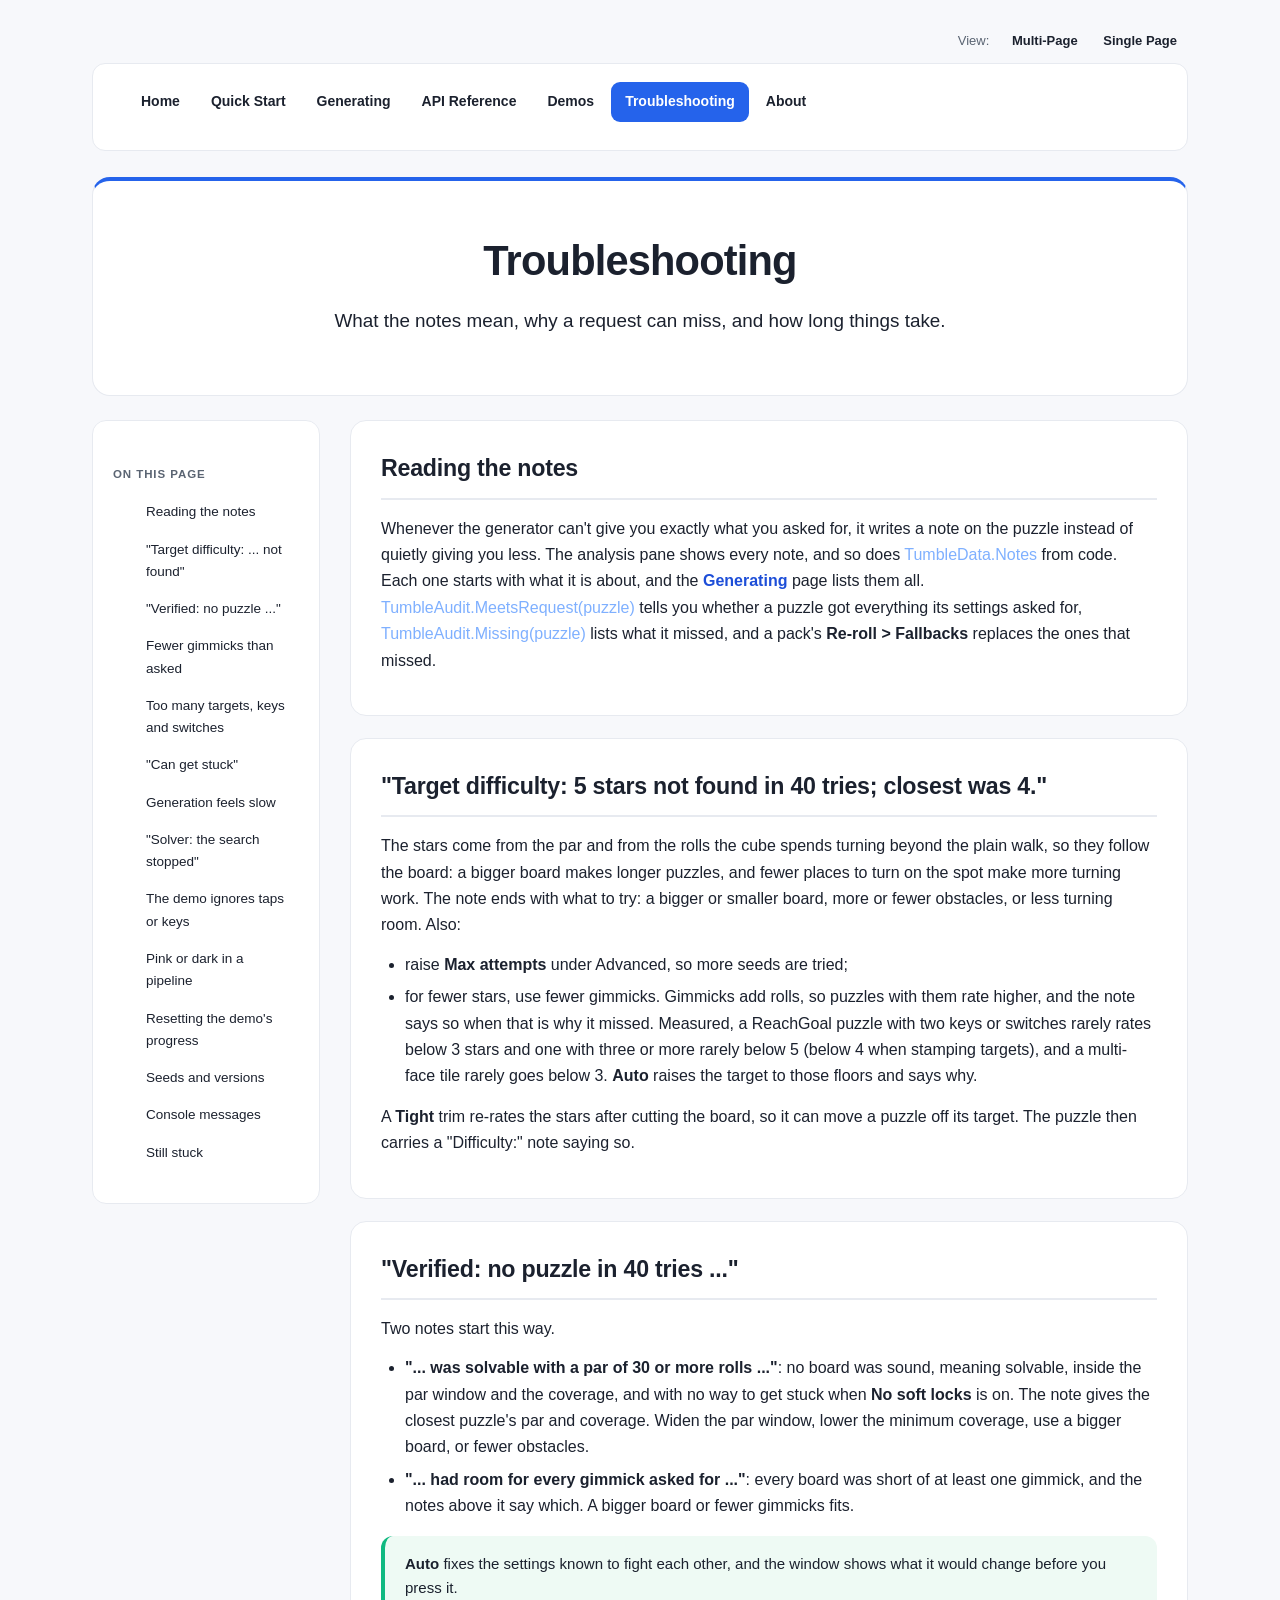
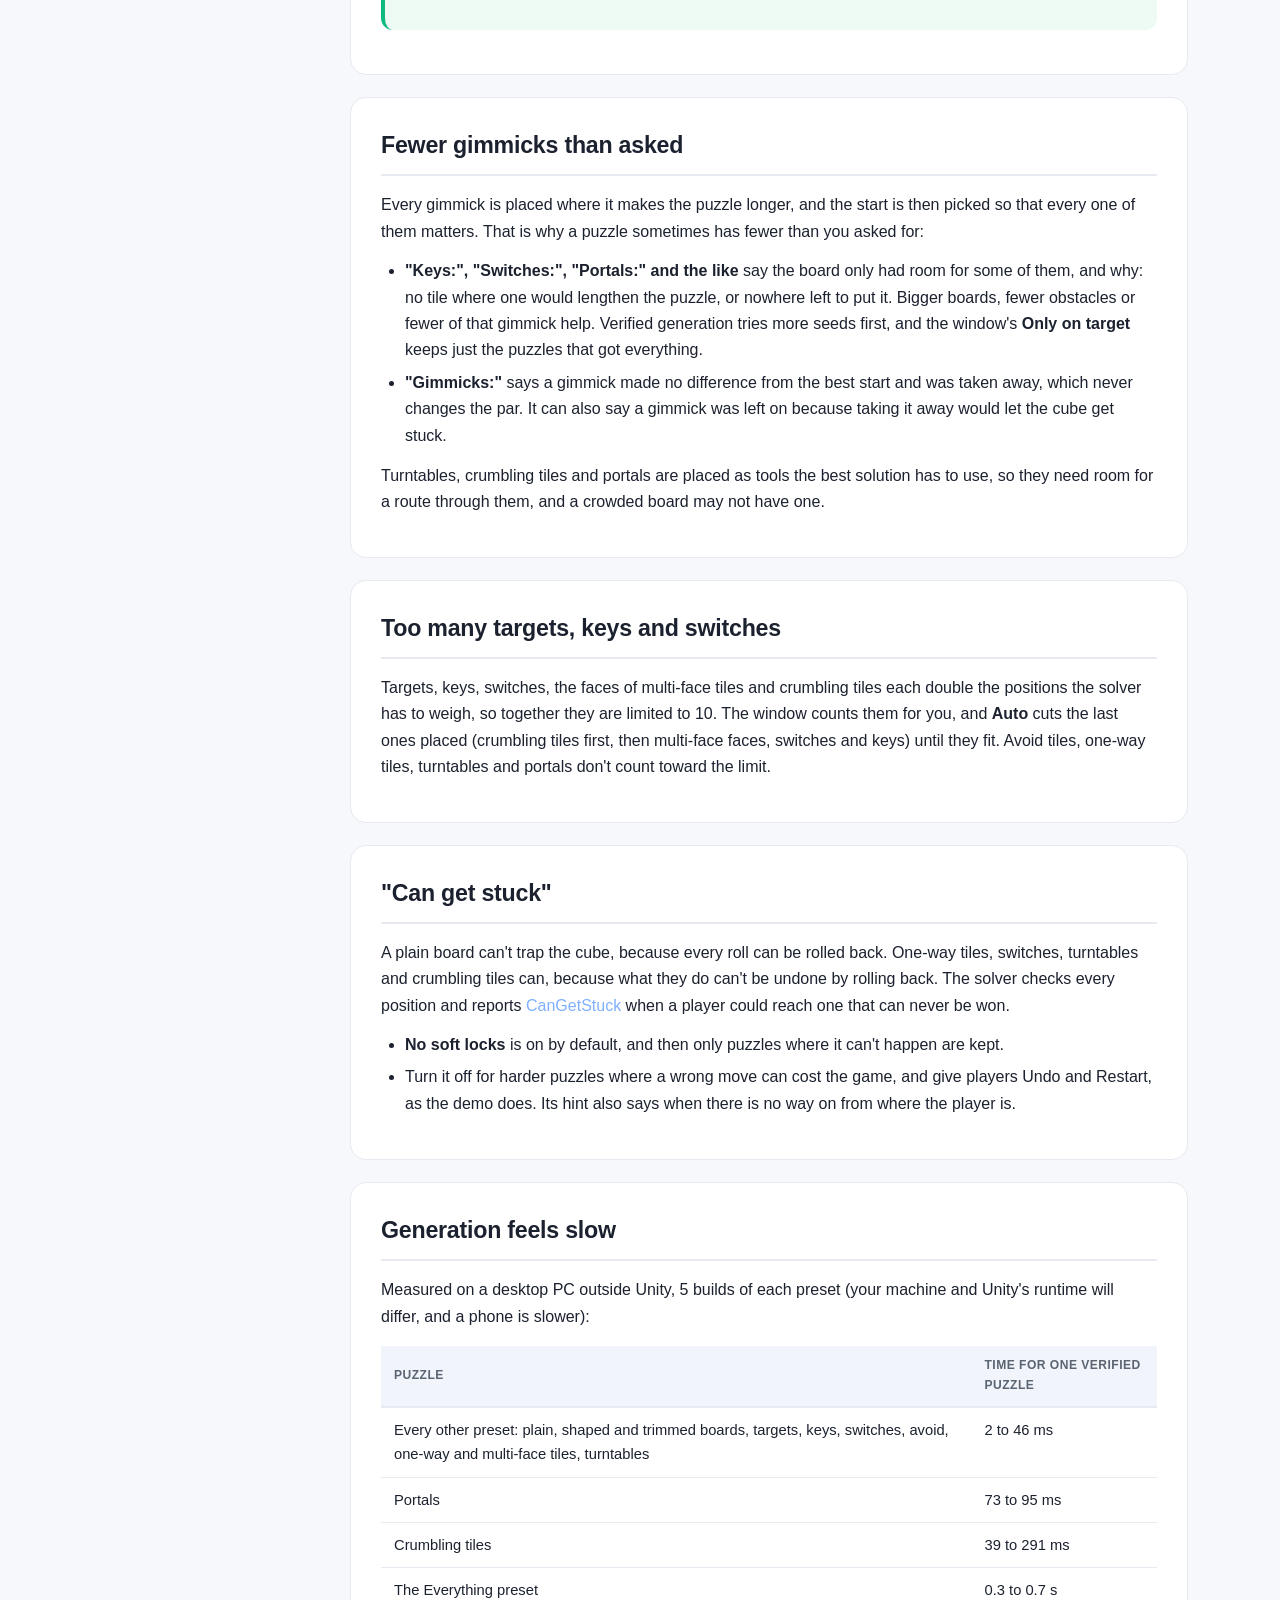
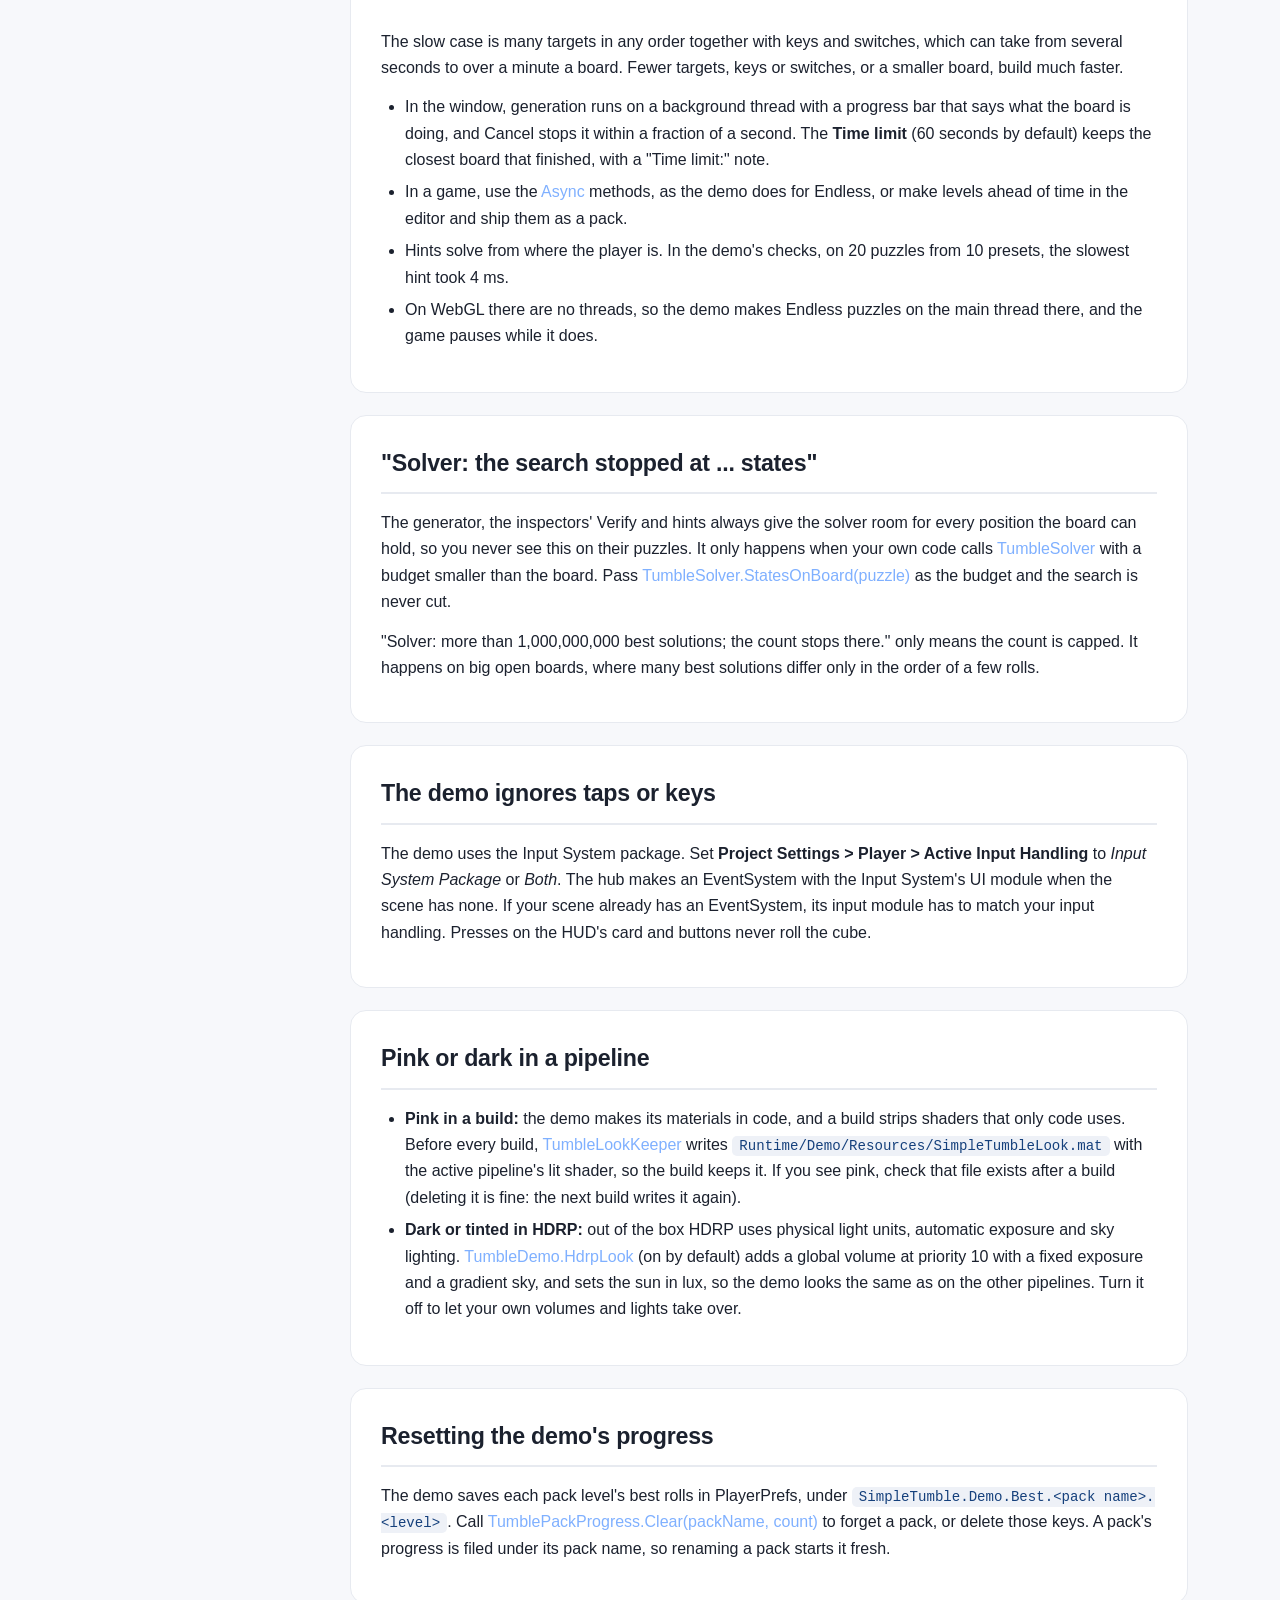
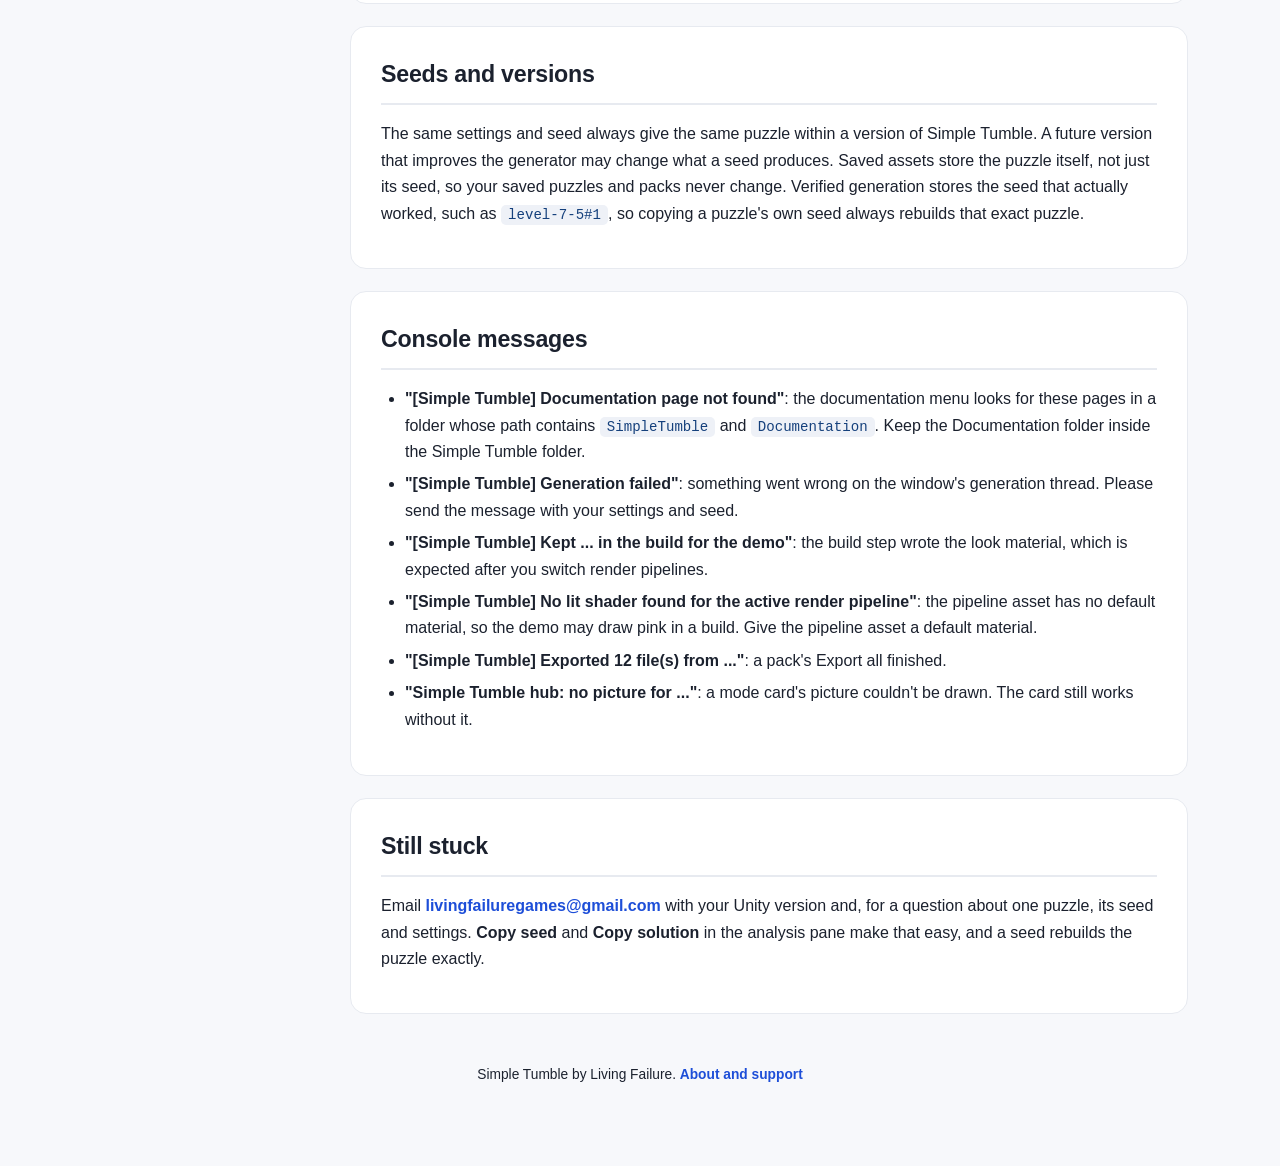
<file: troubleshooting.html>
<!DOCTYPE html>
<html lang="en">
<head>
<meta charset="UTF-8">
<meta name="viewport" content="width=device-width, initial-scale=1.0">
<title>Simple Tumble - Troubleshooting</title>
<link rel="stylesheet" href="assets/styles.css">
</head>
<body>
<div class="page-wrap">

  <div class="format-selector" id="top">
    <span class="format-label">View:</span>
    <a href="index.html" class="format-link">Multi-Page</a>
    <a href="single-page.html" class="format-link">Single Page</a>
  </div>

  <nav class="navbar"><ul>
    <li><a href="index.html">Home</a></li>
    <li><a href="quick-start.html">Quick Start</a></li>
    <li><a href="generating.html">Generating</a></li>
    <li><a href="api-reference.html">API Reference</a></li>
    <li><a href="demos.html">Demos</a></li>
    <li><a href="troubleshooting.html" class="active">Troubleshooting</a></li>
    <li><a href="about.html">About</a></li>
  </ul></nav>

  <div class="hero">
    <h1>Troubleshooting</h1>
    <p class="tagline">What the notes mean, why a request can miss, and how long things take.</p>
  </div>

  <div class="page-layout">
    <aside class="toc">
      <h3>On this page</h3>
      <ul>
        <li><a href="#notes">Reading the notes</a></li>
        <li><a href="#stars">"Target difficulty: ... not found"</a></li>
        <li><a href="#verified">"Verified: no puzzle ..."</a></li>
        <li><a href="#room">Fewer gimmicks than asked</a></li>
        <li><a href="#bits">Too many targets, keys and switches</a></li>
        <li><a href="#stuck">"Can get stuck"</a></li>
        <li><a href="#slow">Generation feels slow</a></li>
        <li><a href="#budget">"Solver: the search stopped"</a></li>
        <li><a href="#input">The demo ignores taps or keys</a></li>
        <li><a href="#pink">Pink or dark in a pipeline</a></li>
        <li><a href="#progress">Resetting the demo's progress</a></li>
        <li><a href="#seeds">Seeds and versions</a></li>
        <li><a href="#console">Console messages</a></li>
        <li><a href="#ask">Still stuck</a></li>
      </ul>
    </aside>
    <main class="content">

      <div class="section">
        <h2 id="notes">Reading the notes</h2>
        <p>Whenever the generator can't give you exactly what you asked for, it writes a note on the puzzle instead of
          quietly giving you less. The analysis pane shows every note, and so does <span class="k">TumbleData.Notes</span>
          from code. Each one starts with what it is about, and the <a href="generating.html#honesty">Generating</a> page
          lists them all. <span class="k">TumbleAudit.MeetsRequest(puzzle)</span> tells you whether a puzzle got everything
          its settings asked for, <span class="k">TumbleAudit.Missing(puzzle)</span> lists what it missed, and a pack's
          <strong>Re-roll &gt; Fallbacks</strong> replaces the ones that missed.</p>
      </div>

      <div class="section">
        <h2 id="stars">"Target difficulty: 5 stars not found in 40 tries; closest was 4."</h2>
        <p>The stars come from the par and from the rolls the cube spends turning beyond the plain walk, so they follow
          the board: a bigger board makes longer puzzles, and fewer places to turn on the spot make more turning work. The
          note ends with what to try: a bigger or smaller board, more or fewer obstacles, or less turning room. Also:</p>
        <ul>
          <li>raise <strong>Max attempts</strong> under Advanced, so more seeds are tried;</li>
          <li>for fewer stars, use fewer gimmicks. Gimmicks add rolls, so puzzles with them rate higher, and the note says
            so when that is why it missed. Measured, a ReachGoal puzzle with two keys or switches rarely rates below 3
            stars and one with three or more rarely below 5 (below 4 when stamping targets), and a multi-face tile rarely
            goes below 3. <strong>Auto</strong> raises the
            target to those floors and says why.</li>
        </ul>
        <p>A <strong>Tight</strong> trim re-rates the stars after cutting the board, so it can move a puzzle off its
          target. The puzzle then carries a "Difficulty:" note saying so.</p>
      </div>

      <div class="section">
        <h2 id="verified">"Verified: no puzzle in 40 tries ..."</h2>
        <p>Two notes start this way.</p>
        <ul>
          <li><strong>"... was solvable with a par of 30 or more rolls ..."</strong>: no board was sound, meaning solvable,
            inside the par window and the coverage, and with no way to get stuck when <strong>No soft locks</strong> is on.
            The note gives the closest puzzle's par and coverage. Widen the par window, lower the minimum coverage, use a
            bigger board, or fewer obstacles.</li>
          <li><strong>"... had room for every gimmick asked for ..."</strong>: every board was short of at least one
            gimmick, and the notes above it say which. A bigger board or fewer gimmicks fits.</li>
        </ul>
        <div class="callout tip"><p><strong>Auto</strong> fixes the settings known to fight each other, and the window
          shows what it would change before you press it.</p></div>
      </div>

      <div class="section">
        <h2 id="room">Fewer gimmicks than asked</h2>
        <p>Every gimmick is placed where it makes the puzzle longer, and the start is then picked so that every one of
          them matters. That is why a puzzle sometimes has fewer than you asked for:</p>
        <ul>
          <li><strong>"Keys:", "Switches:", "Portals:" and the like</strong> say the board only had room for some of them,
            and why: no tile where one would lengthen the puzzle, or nowhere left to put it. Bigger boards, fewer
            obstacles or fewer of that gimmick help. Verified generation tries more seeds first, and the window's
            <strong>Only on target</strong> keeps just the puzzles that got everything.</li>
          <li><strong>"Gimmicks:"</strong> says a gimmick made no difference from the best start and was taken away, which
            never changes the par. It can also say a gimmick was left on because taking it away would let the cube get
            stuck.</li>
        </ul>
        <p>Turntables, crumbling tiles and portals are placed as tools the best solution has to use, so they need room for
          a route through them, and a crowded board may not have one.</p>
      </div>

      <div class="section">
        <h2 id="bits">Too many targets, keys and switches</h2>
        <p>Targets, keys, switches, the faces of multi-face tiles and crumbling tiles each double the positions the solver
          has to weigh, so together they are limited to 10. The window counts them for you, and <strong>Auto</strong>
          cuts the last ones placed (crumbling tiles first, then multi-face faces, switches and keys) until they fit.
          Avoid tiles, one-way tiles, turntables and portals don't count toward the limit.</p>
      </div>

      <div class="section">
        <h2 id="stuck">"Can get stuck"</h2>
        <p>A plain board can't trap the cube, because every roll can be rolled back. One-way tiles, switches, turntables
          and crumbling tiles can, because what they do can't be undone by rolling back. The solver checks every position
          and reports <span class="k">CanGetStuck</span> when a player could reach one that can never be won.</p>
        <ul>
          <li><strong>No soft locks</strong> is on by default, and then only puzzles where it can't happen are kept.</li>
          <li>Turn it off for harder puzzles where a wrong move can cost the game, and give players Undo and Restart, as
            the demo does. Its hint also says when there is no way on from where the player is.</li>
        </ul>
      </div>

      <div class="section">
        <h2 id="slow">Generation feels slow</h2>
        <p>Measured on a desktop PC outside Unity, 5 builds of each preset (your machine and Unity's runtime will differ,
          and a phone is slower):</p>
        <table>
          <tr><th>Puzzle</th><th>Time for one verified puzzle</th></tr>
          <tr><td>Every other preset: plain, shaped and trimmed boards, targets, keys, switches, avoid, one-way and
            multi-face tiles, turntables</td><td>2 to 46 ms</td></tr>
          <tr><td>Portals</td><td>73 to 95 ms</td></tr>
          <tr><td>Crumbling tiles</td><td>39 to 291 ms</td></tr>
          <tr><td>The Everything preset</td><td>0.3 to 0.7 s</td></tr>
        </table>
        <p>The slow case is many targets in any order together with keys and switches, which can take from several
          seconds to over a minute a board. Fewer targets, keys or switches, or a smaller board, build much faster.</p>
        <ul>
          <li>In the window, generation runs on a background thread with a progress bar that says what the board is doing,
            and Cancel stops it within a fraction of a second. The <strong>Time limit</strong> (60 seconds by default) keeps the closest
            board that finished, with a "Time limit:" note.</li>
          <li>In a game, use the <span class="k">Async</span> methods, as the demo does for Endless, or make levels ahead
            of time in the editor and ship them as a pack.</li>
          <li>Hints solve from where the player is. In the demo's checks, on 20 puzzles from 10 presets, the slowest hint
            took 4 ms.</li>
          <li>On WebGL there are no threads, so the demo makes Endless puzzles on the main thread there, and the game
            pauses while it does.</li>
        </ul>
      </div>

      <div class="section">
        <h2 id="budget">"Solver: the search stopped at ... states"</h2>
        <p>The generator, the inspectors' Verify and hints always give the solver room for every position the board can
          hold, so you never see this on their puzzles. It only happens when your own code calls
          <span class="k">TumbleSolver</span> with a budget smaller than the board. Pass
          <span class="k">TumbleSolver.StatesOnBoard(puzzle)</span> as the budget and the search is never cut.</p>
        <p>"Solver: more than 1,000,000,000 best solutions; the count stops there." only means the count is capped. It
          happens on big open boards, where many best solutions differ only in the order of a few rolls.</p>
      </div>

      <div class="section">
        <h2 id="input">The demo ignores taps or keys</h2>
        <p>The demo uses the Input System package. Set <strong>Project Settings &gt; Player &gt; Active Input
          Handling</strong> to <em>Input System Package</em> or <em>Both</em>. The hub makes an EventSystem with the Input
          System's UI module when the scene has none. If your scene already has an EventSystem, its input module has to
          match your input handling. Presses on the HUD's card and buttons never roll the cube.</p>
      </div>

      <div class="section">
        <h2 id="pink">Pink or dark in a pipeline</h2>
        <ul>
          <li><strong>Pink in a build:</strong> the demo makes its materials in code, and a build strips shaders that only
            code uses. Before every build, <span class="k">TumbleLookKeeper</span> writes
            <code>Runtime/Demo/Resources/SimpleTumbleLook.mat</code> with the active pipeline's lit shader, so the build
            keeps it. If you see pink, check that file exists after a build (deleting it is fine: the next build writes it
            again).</li>
          <li><strong>Dark or tinted in HDRP:</strong> out of the box HDRP uses physical light units, automatic exposure
            and sky lighting. <span class="k">TumbleDemo.HdrpLook</span> (on by default) adds a global volume at priority
            10 with a fixed exposure and a gradient sky, and sets the sun in lux, so the demo looks the same as on the
            other pipelines. Turn it off to let your own volumes and lights take over.</li>
        </ul>
      </div>

      <div class="section">
        <h2 id="progress">Resetting the demo's progress</h2>
        <p>The demo saves each pack level's best rolls in PlayerPrefs, under
          <code>SimpleTumble.Demo.Best.&lt;pack name&gt;.&lt;level&gt;</code>. Call
          <span class="k">TumblePackProgress.Clear(packName, count)</span> to forget a pack, or delete those keys. A pack's
          progress is filed under its pack name, so renaming a pack starts it fresh.</p>
      </div>

      <div class="section">
        <h2 id="seeds">Seeds and versions</h2>
        <p>The same settings and seed always give the same puzzle within a version of Simple Tumble. A future version that
          improves the generator may change what a seed produces. Saved assets store the puzzle itself, not just its seed,
          so your saved puzzles and packs never change. Verified generation stores the seed that actually worked, such as
          <code>level-7-5#1</code>, so copying a puzzle's own seed always rebuilds that exact puzzle.</p>
      </div>

      <div class="section">
        <h2 id="console">Console messages</h2>
        <ul>
          <li><strong>"[Simple Tumble] Documentation page not found"</strong>: the documentation menu looks for these pages
            in a folder whose path contains <code>SimpleTumble</code> and <code>Documentation</code>. Keep the
            Documentation folder inside the Simple Tumble folder.</li>
          <li><strong>"[Simple Tumble] Generation failed"</strong>: something went wrong on the window's generation
            thread. Please send the message with your settings and seed.</li>
          <li><strong>"[Simple Tumble] Kept ... in the build for the demo"</strong>: the build step wrote the look
            material, which is expected after you switch render pipelines.</li>
          <li><strong>"[Simple Tumble] No lit shader found for the active render pipeline"</strong>: the pipeline asset
            has no default material, so the demo may draw pink in a build. Give the pipeline asset a default
            material.</li>
          <li><strong>"[Simple Tumble] Exported 12 file(s) from ..."</strong>: a pack's Export all finished.</li>
          <li><strong>"Simple Tumble hub: no picture for ..."</strong>: a mode card's picture couldn't be drawn. The card
            still works without it.</li>
        </ul>
      </div>

      <div class="section">
        <h2 id="ask">Still stuck</h2>
        <p>Email <a href="mailto:livingfailuregames@gmail.com">livingfailuregames@gmail.com</a> with your Unity version
          and, for a question about one puzzle, its seed and settings. <strong>Copy seed</strong> and <strong>Copy
          solution</strong> in the analysis pane make that easy, and a seed rebuilds the puzzle exactly.</p>
      </div>

    </main>
  </div>

  <div class="footer">
    <p>Simple Tumble by Living Failure. <a href="about.html">About and support</a></p>
  </div>

</div>
</body>
</html>
</file>
<file: assets/styles.css>
/* =============================================================================
   SIMPLE TUMBLE - Documentation Theme (Simple Maze's, the same look across the Living Failure docs)
   Light, high-contrast. Single blue accent (#2563eb). Dark code blocks only.
   ============================================================================= */

:root{
  --bg:#f7f8fb; --panel:#ffffff; --ink:#1b212e; --muted:#5a6472; --line:#e7eaf0;
  --accent:#2563eb; --accent-dark:#1d4ed8; --accent-soft:#eaf0ff;
  --code-bg:#1a2030; --code-ink:#e8edf6;
  --tip:#10b981; --warn:#e0a13a;
}
*{margin:0;padding:0;box-sizing:border-box}
body{font-family:-apple-system,BlinkMacSystemFont,"Segoe UI",Roboto,Helvetica,Arial,sans-serif;
  line-height:1.65; color:var(--ink); background:var(--bg); -webkit-font-smoothing:antialiased}

.page-wrap{max-width:1140px; margin:0 auto; padding:30px 22px 60px}

/* --- format selector --- */
.format-selector{text-align:right; margin-bottom:12px; font-size:13px; color:var(--muted)}
.format-label{margin-right:8px}
.format-link{color:var(--ink); text-decoration:none; padding:4px 11px; border-radius:7px; font-weight:600}
.format-link:hover{background:#e9edf5}
.format-link.active{background:var(--accent); color:#fff}

/* --- navbar (light card, accent active) --- */
.navbar{background:var(--panel); border:1px solid var(--line); border-radius:13px; margin-bottom:26px; padding:8px 10px}
.navbar ul{list-style:none; display:flex; flex-wrap:wrap; gap:3px}
.navbar a{color:var(--ink); text-decoration:none; padding:8px 14px; border-radius:9px; font-size:14px; font-weight:600; display:block}
.navbar a:hover{background:#eef1f7}
.navbar a.active{background:var(--accent); color:#fff}

/* --- hero (light) --- */
.hero{background:var(--panel); border:1px solid var(--line); border-top:4px solid var(--accent);
  border-radius:18px; padding:46px 40px; margin-bottom:24px; text-align:center}
.hero h1{font-size:2.6em; font-weight:800; letter-spacing:-.02em; color:var(--ink); border:none}
.hero .tagline{color:var(--ink); font-size:1.18em; margin-top:10px; font-weight:500}
.hero .sub-tagline{color:var(--muted); font-size:.96em; margin-top:12px; max-width:740px; margin:12px auto 0}
.hero .pill{display:inline-block; margin-top:18px; background:var(--accent-soft); color:var(--accent-dark);
  border:1px solid #cfdcff; font-weight:700; font-size:12.5px; padding:5px 13px; border-radius:999px}

/* --- layout: content + sticky TOC --- */
.page-layout{display:flex; gap:30px; align-items:flex-start}
.content{flex:1; min-width:0}
.toc{position:sticky; top:20px; width:228px; flex-shrink:0; background:var(--panel);
  border:1px solid var(--line); border-radius:14px; padding:20px}
.toc h3{font-size:11.5px; font-weight:700; text-transform:uppercase; letter-spacing:.08em; color:var(--muted); margin-bottom:12px}
.toc ul{list-style:none}
.toc li{margin-bottom:5px}
.toc a{color:var(--ink); text-decoration:none; font-size:13.5px; font-weight:500; padding:5px 9px; border-radius:7px; display:block}
.toc a:hover{background:var(--accent-soft); color:var(--accent-dark)}

/* --- section cards --- */
.section{background:var(--panel); border:1px solid var(--line); border-radius:16px;
  padding:28px 30px; margin:0 0 22px}

/* --- headings / text --- */
h1,h2{font-weight:800; letter-spacing:-.01em; color:var(--ink); margin-top:0}
h2{font-size:1.45em; padding-bottom:10px; border-bottom:2px solid var(--line); margin-bottom:16px}
h2 .accent{color:var(--accent-dark)}
h3{font-size:1.12em; font-weight:700; margin:24px 0 9px; color:var(--ink)}
h4{font-size:1em; font-weight:700; margin:18px 0 7px; color:var(--ink)}
p{margin-bottom:13px; color:var(--ink)}
a{color:var(--accent-dark); font-weight:600; text-decoration:none}
a:hover{text-decoration:underline}
.muted{color:var(--muted)}
ul,ol{margin:10px 0 14px 24px}
li{margin-bottom:6px}
strong{font-weight:700}
hr{border:none; border-top:1px solid var(--line); margin:30px 0}

/* --- feature / step cards --- */
.feature-grid{display:grid; grid-template-columns:repeat(auto-fit,minmax(280px,1fr)); gap:16px; margin-top:16px}
.feature-card{background:#fafbfe; border:1px solid var(--line); border-radius:13px; padding:20px}
.feature-card h4{margin-top:0; color:var(--accent-dark)}
.feature-card p{color:#39424f; font-size:.93em; margin-bottom:0}

.step{display:flex; gap:15px; margin:18px 0; align-items:flex-start}
.step-number{flex-shrink:0; width:34px; height:34px; background:var(--accent); color:#fff;
  border-radius:50%; display:flex; align-items:center; justify-content:center; font-weight:800; font-size:.92em}
.step-content h4{margin-top:3px}

/* --- code --- */
code{font-family:"SF Mono",ui-monospace,Menlo,Consolas,monospace; font-size:.88em;
  background:#eef1f7; padding:2px 7px; border-radius:5px; color:#15407c}
pre{background:var(--code-bg); color:var(--code-ink); padding:18px 22px; border-radius:12px;
  overflow-x:auto; margin:16px 0; border-left:4px solid var(--accent); line-height:1.6}
pre code{background:none; padding:0; color:inherit; font-size:.86em}
.k{color:#7fb0ff} .c{color:#8995ad} .s{color:#f0c674}

/* --- tables --- */
table{width:100%; border-collapse:collapse; margin:16px 0; font-size:.92em}
th{text-align:left; padding:10px 13px; background:#f1f4fa; font-weight:700; font-size:.82em;
  text-transform:uppercase; letter-spacing:.04em; color:var(--muted); border-bottom:2px solid var(--line)}
td{padding:10px 13px; border-bottom:1px solid var(--line); vertical-align:top; color:var(--ink)}
tr:last-child td{border-bottom:none}
td code{white-space:nowrap}

/* --- callouts --- */
.callout{padding:16px 20px; border-radius:12px; margin:16px 0; font-size:.94em; background:#f3f6fc}
.callout.info{border-left:4px solid var(--accent)}
.callout.tip{border-left:4px solid var(--tip); background:#eefaf4}
.callout.warning{border-left:4px solid var(--warn); background:#fdf7ea}

/* --- keys --- */
kbd{background:#fff; border:1px solid #cbd3e0; border-bottom-width:2px; border-radius:6px; padding:1px 7px; font-size:13px; font-family:inherit; color:var(--ink)}

/* --- footer --- */
.footer{text-align:center; padding:28px 0 6px; color:var(--muted); font-size:.86em}
.footer a{color:var(--accent-dark); font-weight:600}

@media(max-width:860px){
  .page-layout{flex-direction:column}
  .toc{position:static; width:100%; margin-bottom:22px}
  .feature-grid{grid-template-columns:1fr}
  .hero h1{font-size:2em}
}
</file>
